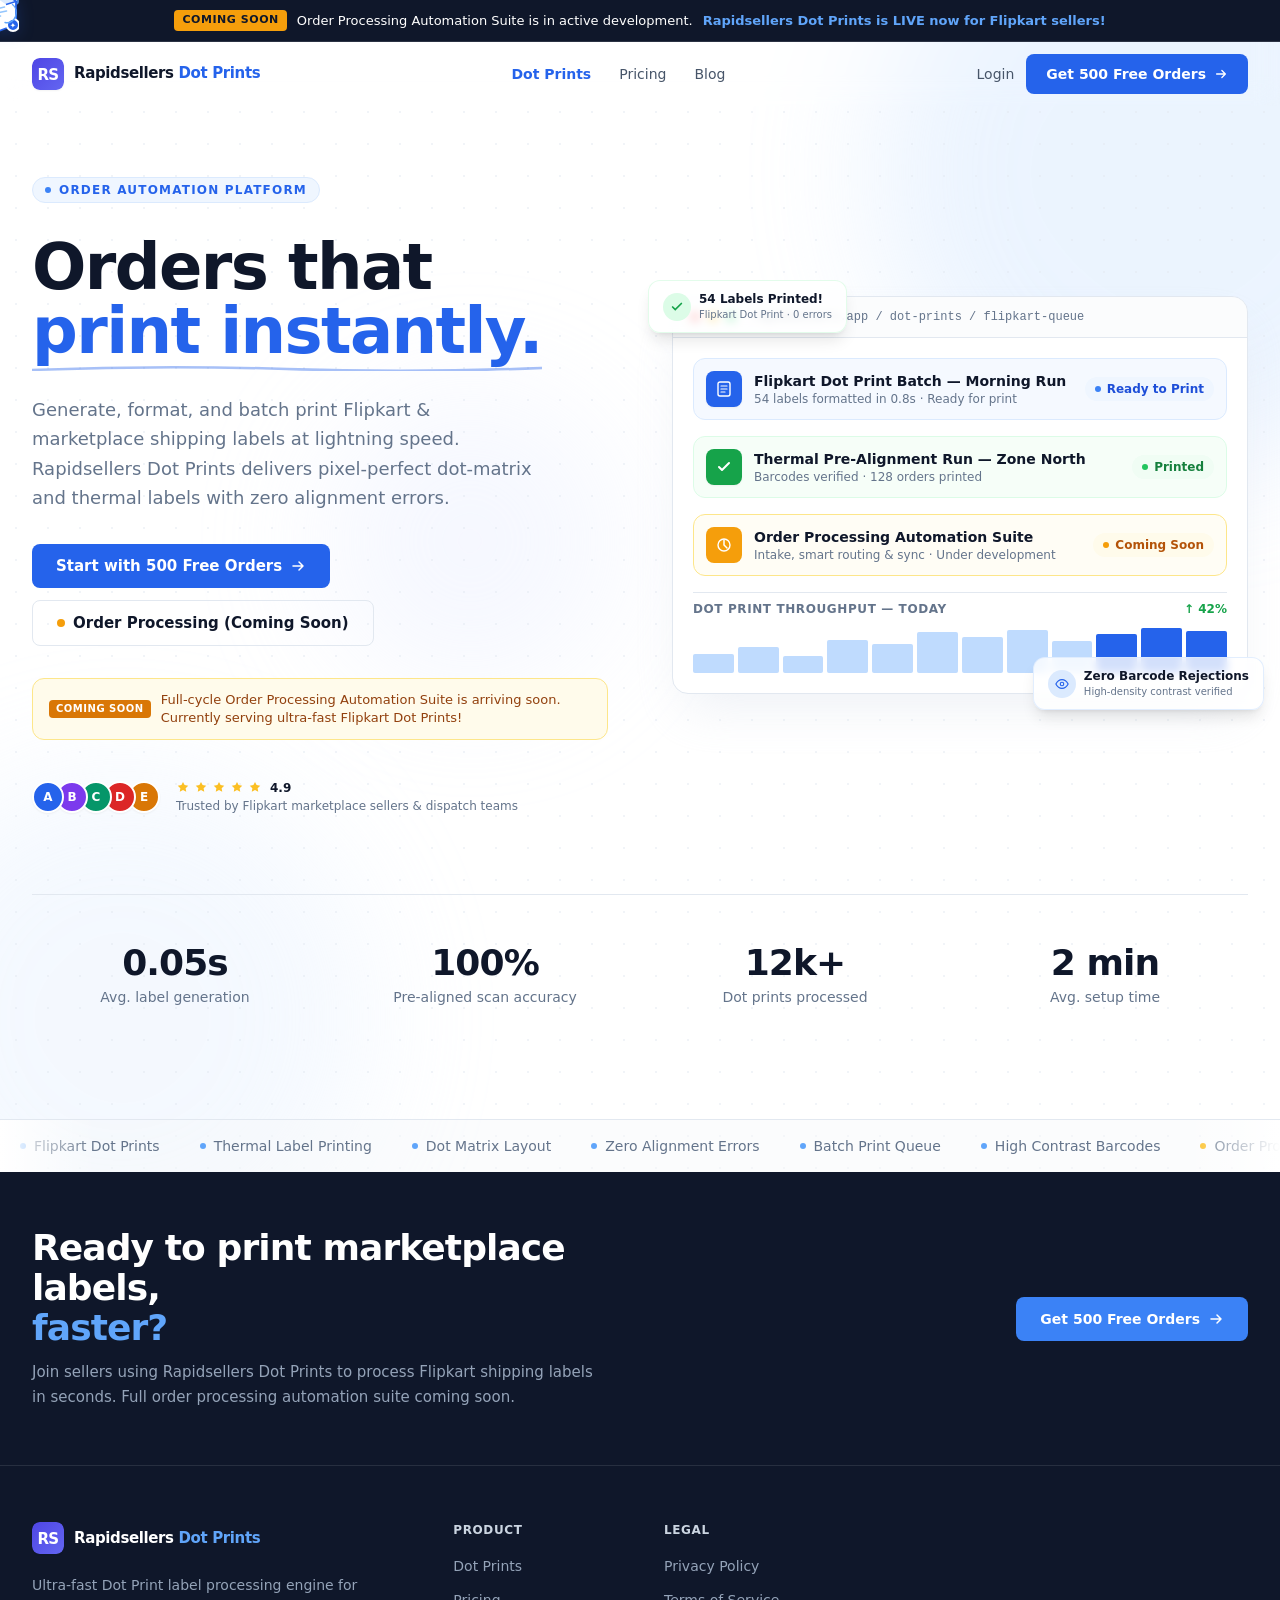
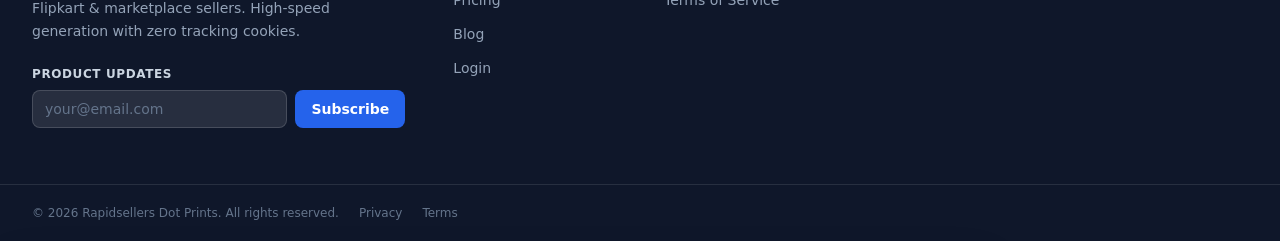
<file: index.html>
<!DOCTYPE html><html lang="en"> <head><meta charset="UTF-8"><meta name="viewport" content="width=device-width, initial-scale=1.0"><meta name="description" content="High-speed Dot Print label generation and formatting for Flipkart &amp; marketplace sellers. Print order labels in seconds with 500 orders free launch bonus."><title>Rapidsellers Dot Prints — High-Speed Flipkart &amp; Marketplace Label Printing</title><link rel="icon" type="image/svg+xml" href="/favicon.svg"><link rel="preconnect" href="https://fonts.googleapis.com"><link rel="preconnect" href="https://fonts.gstatic.com" crossorigin><link rel="stylesheet" href="/_astro/faster-deals-automation.D9K2PXtb.css">
<link rel="stylesheet" href="/_astro/index.BEs_39U-.css">
<style>html,html *{cursor:none!important}#pf-cursor,#pf-trail,#pf-trail-2,#pf-trail-3,#pf-label,#pf-ring{position:fixed;top:0;left:0;pointer-events:none;z-index:99999;will-change:transform}#pf-cursor{margin:-6px 0 0 -15px}#pf-cursor-svg{transition:transform .22s cubic-bezier(.34,1.56,.64,1),filter .25s ease;filter:drop-shadow(0 2px 8px rgba(37,99,235,.22));transform-origin:15px 6px}#pf-cursor:before{content:"";position:absolute;inset:2px 1px auto auto;width:8px;height:8px;border-radius:999px;background:radial-gradient(circle,#fffffff2 0 28%,#60a5fad9 30% 100%);filter:blur(.2px);opacity:.95;transform:translate(1px,1px)}#pfc-body,#pfc-fold-bg,#pfc-fold-border,#pfc-l1,#pfc-l2,#pfc-l3,#pfc-orbit,#pfc-glint{transition:stroke .25s ease,fill .25s ease}#pfc-dot{transition:fill .25s ease,r .2s ease}#pf-trail{width:5px;height:5px;border-radius:50%;background:#2563eb;opacity:.3;margin:-2.5px 0 0 -2.5px;transition:background .3s ease;z-index:99998}#pf-trail-2,#pf-trail-3{width:10px;height:10px;border-radius:50%;background:#2563eb2e;margin:-5px 0 0 -5px;z-index:99997;filter:blur(.3px)}#pf-trail-3{width:16px;height:16px;margin:-8px 0 0 -8px;background:#2563eb14;z-index:99996}#pf-label{font-family:Inter,system-ui,sans-serif;font-size:9.5px;font-weight:800;letter-spacing:.07em;text-transform:uppercase;color:#fff;background:#2563eb;padding:3px 9px 3px 8px;border-radius:20px;white-space:nowrap;opacity:0;margin:-6px 0 0 22px;transition:opacity .18s ease,background .25s ease;z-index:99999}#pf-label.pfc-visible{opacity:1}#pf-ring{width:0;height:0;border-radius:50%;border:2px solid rgba(37,99,235,.55);opacity:0;margin:0;z-index:99997}#pf-ring.pfc-burst{animation:pfBurst .5s cubic-bezier(.22,1,.36,1) forwards}@keyframes pfBurst{0%{width:0;height:0;margin:0;opacity:1}70%{width:58px;height:58px;margin:-29px 0 0 -29px;opacity:.55}to{width:74px;height:74px;margin:-37px 0 0 -37px;opacity:0}}#pf-cursor.pfc-clicking #pf-cursor-svg{transform:scale(.88) rotate(-6deg)!important}#pf-cursor.pfc-surge #pf-cursor-svg{animation:pfSurge .65s cubic-bezier(.2,1,.2,1)}@keyframes pfSurge{0%{transform:scale(1) rotate(0)}30%{transform:scale(1.18) rotate(7deg)}65%{transform:scale(.95) rotate(-4deg)}to{transform:scale(1) rotate(0)}}#pf-cursor.pfc-hidden,#pf-trail.pfc-hidden,#pf-label.pfc-hidden{opacity:0!important}input,textarea,select{cursor:text!important}
</style><script type="module" src="/_astro/hoisted.DUof4vRk.js"></script></head> <body> <!-- Proposal-themed custom cursor (desktop only) --> <!-- Cursor: mini shipment card --><div id="pf-cursor" aria-hidden="true"> <svg id="pf-cursor-svg" width="34" height="40" viewBox="0 0 34 40" fill="none" xmlns="http://www.w3.org/2000/svg"> <!-- Package shadow (depth) --> <path d="M4 7.5 L22.5 2.5 L28 8.5 L28 31.5 L9.5 34.5 L4 28.5 Z" fill="rgba(37,99,235,0.08)"></path> <!-- Package body --> <path id="pfc-body" d="M2.5 5.5 L21 0.5 L31 7.5 L31 30.5 L12.5 37.5 L2.5 30.5 Z" fill="#ffffff" stroke="#2563eb" stroke-width="1.8"></path> <!-- Folded delivery flap --> <path id="pfc-fold-bg" d="M21 0.5 L31 7.5 L21 10.5 L11 3.5 Z" fill="#dbeafe"></path> <path id="pfc-fold-border" d="M21 0.5 L31 7.5 L21 10.5" stroke="#2563eb" stroke-width="1.4" fill="none"></path> <path d="M21 0.5 L11 3.5" stroke="#2563eb" stroke-width="1.4"></path> <!-- Order lines --> <line id="pfc-l1" x1="7" y1="16" x2="19.5" y2="13" stroke="#93c5fd" stroke-width="1.6" stroke-linecap="round"></line> <line id="pfc-l2" x1="7" y1="20" x2="21.5" y2="17" stroke="#93c5fd" stroke-width="1.6" stroke-linecap="round"></line> <line id="pfc-l3" x1="7" y1="24" x2="15.5" y2="22" stroke="#93c5fd" stroke-width="1.6" stroke-linecap="round"></line> <!-- Status badge (circle) --> <circle id="pfc-dot" cx="28" cy="31" r="6" fill="#2563eb" stroke="#fff" stroke-width="2"></circle> <path id="pfc-orbit" d="M27.5 10.5 C31 13, 32 18, 30.5 22.5 C29 27, 24.5 29.5, 20 28.5" stroke="#60a5fa" stroke-width="1.4" stroke-linecap="round" fill="none"></path> <circle id="pfc-glint" cx="24" cy="6.5" r="1.6" fill="#dbeafe"></circle> <!-- Status icon inside badge --> <text id="pfc-icon" x="28" y="34.2" text-anchor="middle" font-size="7.5" fill="white" font-family="system-ui, sans-serif" font-weight="700"></text> </svg> </div> <!-- Lagging trail dot --> <div id="pf-trail" aria-hidden="true"></div> <!-- Orbit dots --> <div id="pf-trail-2" aria-hidden="true"></div> <div id="pf-trail-3" aria-hidden="true"></div> <!-- Stage label bubble --> <div id="pf-label" aria-hidden="true"></div> <!-- Click burst ring --> <div id="pf-ring" aria-hidden="true"></div>     <header id="navbar" class="fixed top-0 left-0 right-0 z-50 transition-all duration-300 bg-white/95 backdrop-blur-md"> <div id="coming-soon-banner" style="background-color: #0f172a; color: #ffffff; padding: 10px 16px; border-bottom: 1px solid rgba(255, 255, 255, 0.12); font-size: 13px; line-height: 1.5; text-align: center;"> <div style="max-width: 1280px; margin: 0 auto; display: flex; align-items: center; justify-content: center; gap: 10px; flex-wrap: wrap;"> <span style="background-color: #f59e0b; color: #0f172a; font-weight: 800; font-size: 11px; padding: 2px 8px; border-radius: 4px; text-transform: uppercase; letter-spacing: 0.05em; display: inline-flex; align-items: center;">Coming Soon</span> <span style="color: #ffffff; font-weight: 500;">Order Processing Automation Suite is in active development.</span> <span style="color: #64748b;" class="hidden sm:inline">•</span> <span style="color: #60a5fa; font-weight: 700;">Rapidsellers Dot Prints is LIVE now for Flipkart sellers!</span> </div> </div> <nav class="max-w-7xl mx-auto px-4 sm:px-6 lg:px-8"> <div class="flex items-center justify-between h-16"> <!-- Logo --> <a href="/" class="flex items-center gap-2.5 flex-shrink-0 group"> <svg width="32" height="32" viewBox="0 0 64 64" fill="none" xmlns="http://www.w3.org/2000/svg" class="shrink-0 select-none rounded-lg shadow-sm group-hover:shadow-brand-300/40 transition-shadow duration-300"> <defs> <linearGradient id="rs-logo-grad" x1="0%" y1="0%" x2="100%" y2="100%"> <stop offset="0%" stop-color="#4f46e5" /> <stop offset="100%" stop-color="#6366f1" /> </linearGradient> </defs> <rect width="64" height="64" rx="14" fill="url(#rs-logo-grad)" /> <text x="32" y="43" fill="#ffffff" font-family="system-ui, -apple-system, BlinkMacSystemFont, 'Segoe UI', Roboto, sans-serif" font-size="30" font-weight="800" letter-spacing="-1.5" text-anchor="middle">RS</text> </svg> <span class="text-[15px] font-bold tracking-tight text-ink">Rapidsellers <span class="text-brand-600">Dot Prints</span></span> </a> <!-- Desktop Nav --> <ul class="hidden md:flex items-center gap-1"> <li class="relative dropdown-trigger"> <a href="/" class="nav-link px-3 py-2 rounded-md hover:bg-surface transition-colors font-semibold text-brand-600">Dot Prints</a> </li> <li class="relative dropdown-trigger"> <a href="/pricing" class="nav-link px-3 py-2 rounded-md hover:bg-surface transition-colors">Pricing</a> </li> <li class="relative dropdown-trigger"> <a href="/blog" class="nav-link px-3 py-2 rounded-md hover:bg-surface transition-colors">Blog</a> </li> </ul> <!-- CTA --> <div class="hidden md:flex items-center gap-3"> <a href="https://app.rapidsellers.online" class="btn-ghost text-sm text-slate-600 hover:text-ink font-medium">Login</a> <a href="/pricing" class="btn-primary text-sm"> Get 500 Free Orders <svg class="w-3.5 h-3.5" fill="none" viewBox="0 0 16 16"><path d="M3 8h10M9 4l4 4-4 4" stroke="currentColor" stroke-width="1.5" stroke-linecap="round" stroke-linejoin="round"></path></svg> </a> </div> <!-- Mobile hamburger --> <button id="menu-btn" class="md:hidden p-2 rounded-lg hover:bg-surface transition-colors" aria-label="Menu"> <svg class="w-5 h-5 text-ink" fill="none" viewBox="0 0 20 20"> <path d="M3 5h14M3 10h14M3 15h14" stroke="currentColor" stroke-width="1.5" stroke-linecap="round"></path> </svg> </button> </div> <!-- Mobile Menu --> <div id="mobile-menu" class="hidden md:hidden border-t border-border pb-4 pt-3"> <div class="space-y-1"> <a href="/" class="flex px-3 py-2 rounded-lg text-sm text-ink hover:bg-surface font-semibold text-brand-600">Dot Prints</a> <a href="/pricing" class="flex px-3 py-2 rounded-lg text-sm text-ink hover:bg-surface">Pricing</a> <a href="/blog" class="flex px-3 py-2 rounded-lg text-sm text-ink hover:bg-surface">Blog</a> </div> <div class="px-3 pt-3 border-t border-border mt-3 space-y-2"> <a href="https://app.rapidsellers.online" class="block text-center py-2 text-sm font-medium text-ink">Login</a> <a href="/pricing" class="btn-primary w-full justify-center">Get 500 Free Orders</a> </div> </div> </nav> </header> <main id="main-content"> <section class="relative min-h-screen flex flex-col justify-center overflow-hidden bg-white pt-16"> <!-- Gradient orbs --> <div class="hero-orb w-[600px] h-[600px] bg-brand-200 -top-32 -right-48"></div> <div class="hero-orb w-[500px] h-[500px] bg-blue-100 -bottom-24 -left-32"></div> <div class="hero-orb w-[300px] h-[300px] bg-indigo-100 top-1/3 left-1/4"></div> <!-- Grid pattern overlay --> <div class="absolute inset-0 pointer-events-none" style="background-image: radial-gradient(circle, #e2e8f0 1px, transparent 1px); background-size: 32px 32px; opacity: 0.5;"></div> <div class="relative max-w-7xl mx-auto px-4 sm:px-6 lg:px-8 py-20 lg:py-28"> <div class="grid lg:grid-cols-2 gap-12 lg:gap-16 items-center"> <!-- Left: Copy --> <div class="space-y-8"> <div class="reveal" style="transition-delay: 0ms"> <span class="section-label"> <span class="w-1.5 h-1.5 rounded-full bg-brand-500 animate-pulse-slow"></span>
Order Automation Platform
</span> </div> <div class="reveal" style="transition-delay: 100ms"> <h1 class="text-5xl sm:text-6xl lg:text-[64px] font-black leading-[1.05] tracking-tight text-ink">
Orders that<br> <span class="relative inline-block"> <span class="text-brand-600">print instantly.</span> <svg class="absolute -bottom-2 left-0 w-full" height="6" viewBox="0 0 200 6" fill="none" preserveAspectRatio="none"> <path d="M0 5 Q50 0 100 4 Q150 8 200 3" stroke="#2563eb" stroke-width="2.5" stroke-linecap="round" fill="none" opacity="0.4"></path> </svg> </span> </h1> </div> <div class="reveal" style="transition-delay: 200ms"> <p class="text-lg text-muted leading-relaxed max-w-lg">
Generate, format, and batch print Flipkart &amp; marketplace shipping labels at lightning speed. Rapidsellers Dot Prints delivers pixel-perfect dot-matrix and thermal labels with zero alignment errors.
</p> </div> <div class="reveal flex flex-wrap gap-3" style="transition-delay: 300ms"> <a href="/pricing" class="btn-primary px-6 py-3 text-[15px]">
Start with 500 Free Orders
<svg class="w-4 h-4" fill="none" viewBox="0 0 16 16"> <path d="M3 8h10M9 4l4 4-4 4" stroke="currentColor" stroke-width="1.5" stroke-linecap="round" stroke-linejoin="round"></path> </svg> </a> <a href="#coming-soon" class="btn-secondary px-6 py-3 text-[15px]"> <span class="w-2 h-2 rounded-full bg-amber-500 animate-pulse"></span>
Order Processing (Coming Soon)
</a> </div> <div class="reveal mt-3" style="transition-delay: 350ms; background-color: #fffbeb; border: 1px solid #fde68a; border-radius: 12px; padding: 12px 16px; display: flex; align-items: center; gap: 10px; color: #92400e; font-size: 13px; line-height: 1.4;"> <span style="background-color: #d97706; color: #ffffff; font-weight: 800; font-size: 10px; padding: 2px 7px; border-radius: 4px; text-transform: uppercase; letter-spacing: 0.05em; flex-shrink: 0;">Coming Soon</span> <span style="color: #92400e; font-weight: 500;">Full-cycle Order Processing Automation Suite is arriving soon. Currently serving ultra-fast Flipkart Dot Prints!</span> </div> <!-- Social proof --> <div class="reveal flex items-center gap-4 pt-2" style="transition-delay: 400ms"> <div class="flex -space-x-2"> <div class="w-8 h-8 rounded-full border-2 border-white flex items-center justify-center text-white text-xs font-bold shadow-sm" style="background: #2563eb; z-index: 5"> A </div><div class="w-8 h-8 rounded-full border-2 border-white flex items-center justify-center text-white text-xs font-bold shadow-sm" style="background: #7c3aed; z-index: 4"> B </div><div class="w-8 h-8 rounded-full border-2 border-white flex items-center justify-center text-white text-xs font-bold shadow-sm" style="background: #059669; z-index: 3"> C </div><div class="w-8 h-8 rounded-full border-2 border-white flex items-center justify-center text-white text-xs font-bold shadow-sm" style="background: #dc2626; z-index: 2"> D </div><div class="w-8 h-8 rounded-full border-2 border-white flex items-center justify-center text-white text-xs font-bold shadow-sm" style="background: #d97706; z-index: 1"> E </div> </div> <div> <div class="flex items-center gap-1 mb-0.5"> <svg class="w-3.5 h-3.5 fill-amber-400" viewBox="0 0 16 16"><path d="M8 1l1.8 3.6L14 5.3l-3 2.9.7 4.1L8 10.4l-3.7 1.9.7-4.1-3-2.9 4.2-.7z"></path></svg><svg class="w-3.5 h-3.5 fill-amber-400" viewBox="0 0 16 16"><path d="M8 1l1.8 3.6L14 5.3l-3 2.9.7 4.1L8 10.4l-3.7 1.9.7-4.1-3-2.9 4.2-.7z"></path></svg><svg class="w-3.5 h-3.5 fill-amber-400" viewBox="0 0 16 16"><path d="M8 1l1.8 3.6L14 5.3l-3 2.9.7 4.1L8 10.4l-3.7 1.9.7-4.1-3-2.9 4.2-.7z"></path></svg><svg class="w-3.5 h-3.5 fill-amber-400" viewBox="0 0 16 16"><path d="M8 1l1.8 3.6L14 5.3l-3 2.9.7 4.1L8 10.4l-3.7 1.9.7-4.1-3-2.9 4.2-.7z"></path></svg><svg class="w-3.5 h-3.5 fill-amber-400" viewBox="0 0 16 16"><path d="M8 1l1.8 3.6L14 5.3l-3 2.9.7 4.1L8 10.4l-3.7 1.9.7-4.1-3-2.9 4.2-.7z"></path></svg> <span class="text-xs font-semibold text-ink ml-1">4.9</span> </div> <p class="text-xs text-muted">Trusted by Flipkart marketplace sellers &amp; dispatch teams</p> </div> </div> </div> <!-- Right: Animated UI mockup --> <div class="reveal relative" style="transition-delay: 200ms"> <!-- Main card --> <div class="relative bg-white rounded-2xl border border-border shadow-2xl shadow-slate-200/60 overflow-hidden animate-float"> <!-- Card header bar --> <div class="flex items-center gap-2 px-4 py-3 border-b border-border bg-surface/60"> <div class="flex gap-1.5"> <span class="w-3 h-3 rounded-full bg-red-400"></span> <span class="w-3 h-3 rounded-full bg-amber-400"></span> <span class="w-3 h-3 rounded-full bg-green-400"></span> </div> <span class="text-xs text-muted font-mono ml-2">rapidsellers.app / dot-prints / flipkart-queue</span> </div> <!-- Content area --> <div class="p-5 space-y-4"> <!-- Row 1 --> <div class="flex items-center justify-between p-3 rounded-xl bg-brand-50/60 border border-brand-100 hover:bg-brand-50 transition-colors cursor-pointer group"> <div class="flex items-center gap-3"> <div class="w-9 h-9 rounded-lg bg-brand-600 flex items-center justify-center shadow-sm"> <svg class="w-4 h-4 text-white" fill="none" viewBox="0 0 16 16"> <rect x="2" y="1" width="12" height="14" rx="2" stroke="currentColor" stroke-width="1.4"></rect> <path d="M5 5h6M5 8h6M5 11h4" stroke="currentColor" stroke-width="1.2" stroke-linecap="round"></path> </svg> </div> <div> <p class="text-sm font-semibold text-ink">Flipkart Dot Print Batch — Morning Run</p> <p class="text-xs text-muted">54 labels formatted in 0.8s · Ready for print</p> </div> </div> <div class="flex items-center gap-2"> <span class="status-sent"> <span class="w-1.5 h-1.5 rounded-full bg-blue-500 animate-pulse"></span>
Ready to Print
</span> </div> </div> <!-- Row 2 --> <div class="flex items-center justify-between p-3 rounded-xl bg-green-50/60 border border-green-100 hover:bg-green-50 transition-colors cursor-pointer"> <div class="flex items-center gap-3"> <div class="w-9 h-9 rounded-lg bg-green-600 flex items-center justify-center shadow-sm"> <svg class="w-4 h-4 text-white" fill="none" viewBox="0 0 16 16"> <path d="M13 4L6 11 3 8" stroke="currentColor" stroke-width="2" stroke-linecap="round" stroke-linejoin="round"></path> </svg> </div> <div> <p class="text-sm font-semibold text-ink">Thermal Pre-Alignment Run — Zone North</p> <p class="text-xs text-muted">Barcodes verified · 128 orders printed</p> </div> </div> <span class="status-approved"> <span class="w-1.5 h-1.5 rounded-full bg-green-500"></span>
Printed
</span> </div> <!-- Row 3 --> <div class="flex items-center justify-between p-3 rounded-xl border border-amber-200 hover:bg-amber-50/50 transition-colors cursor-pointer" style="background-color: #fffdf5; border-color: #fde68a;" id="coming-soon"> <div class="flex items-center gap-3"> <div class="w-9 h-9 rounded-lg bg-amber-500 flex items-center justify-center"> <svg class="w-4 h-4 text-white" fill="none" viewBox="0 0 16 16"> <path d="M8 3v5l3 3" stroke="currentColor" stroke-width="1.5" stroke-linecap="round"></path> <circle cx="8" cy="8" r="6" stroke="currentColor" stroke-width="1.4"></circle> </svg> </div> <div> <p class="text-sm font-semibold text-ink">Order Processing Automation Suite</p> <p class="text-xs text-muted">Intake, smart routing &amp; sync · Under development</p> </div> </div> <span class="status-review"> <span class="w-1.5 h-1.5 rounded-full bg-amber-500"></span>
Coming Soon
</span> </div> <!-- Analytics mini bar --> <div class="pt-2 border-t border-border"> <div class="flex items-center justify-between mb-2"> <p class="text-xs font-semibold text-muted uppercase tracking-wider">Dot Print Throughput — Today</p> <span class="text-xs font-bold text-green-600">↑ 42%</span> </div> <div class="flex items-end gap-1 h-12"> <div class="flex-1 rounded-sm bg-brand-200 transition-all duration-300" style="height: 40%; background: #bfdbfe; animation: fadeUp 0.4s ease 0ms both"></div><div class="flex-1 rounded-sm bg-brand-200 transition-all duration-300" style="height: 55%; background: #bfdbfe; animation: fadeUp 0.4s ease 60ms both"></div><div class="flex-1 rounded-sm bg-brand-200 transition-all duration-300" style="height: 35%; background: #bfdbfe; animation: fadeUp 0.4s ease 120ms both"></div><div class="flex-1 rounded-sm bg-brand-200 transition-all duration-300" style="height: 70%; background: #bfdbfe; animation: fadeUp 0.4s ease 180ms both"></div><div class="flex-1 rounded-sm bg-brand-200 transition-all duration-300" style="height: 60%; background: #bfdbfe; animation: fadeUp 0.4s ease 240ms both"></div><div class="flex-1 rounded-sm bg-brand-200 transition-all duration-300" style="height: 85%; background: #bfdbfe; animation: fadeUp 0.4s ease 300ms both"></div><div class="flex-1 rounded-sm bg-brand-200 transition-all duration-300" style="height: 75%; background: #bfdbfe; animation: fadeUp 0.4s ease 360ms both"></div><div class="flex-1 rounded-sm bg-brand-200 transition-all duration-300" style="height: 90%; background: #bfdbfe; animation: fadeUp 0.4s ease 420ms both"></div><div class="flex-1 rounded-sm bg-brand-200 transition-all duration-300" style="height: 68%; background: #bfdbfe; animation: fadeUp 0.4s ease 480ms both"></div><div class="flex-1 rounded-sm bg-brand-200 transition-all duration-300" style="height: 82%; background: #2563eb; animation: fadeUp 0.4s ease 540ms both"></div><div class="flex-1 rounded-sm bg-brand-200 transition-all duration-300" style="height: 95%; background: #2563eb; animation: fadeUp 0.4s ease 600ms both"></div><div class="flex-1 rounded-sm bg-brand-200 transition-all duration-300" style="height: 88%; background: #2563eb; animation: fadeUp 0.4s ease 660ms both"></div> </div> </div> </div> </div> <!-- Floating badge 1: approval notification --> <div class="absolute -top-4 -left-6 card-glass px-3.5 py-2.5 rounded-xl shadow-lg border border-green-100/80 animate-float" style="animation-delay: 1s; animation-duration: 7s;"> <div class="flex items-center gap-2"> <div class="w-7 h-7 rounded-full bg-green-100 flex items-center justify-center"> <svg class="w-3.5 h-3.5 text-green-600" fill="none" viewBox="0 0 16 16"> <path d="M13 4L6 11 3 8" stroke="currentColor" stroke-width="2" stroke-linecap="round"></path> </svg> </div> <div> <p class="text-xs font-semibold text-ink">54 Labels Printed!</p> <p class="text-[10px] text-muted">Flipkart Dot Print · 0 errors</p> </div> </div> </div> <!-- Floating badge 2: client viewed --> <div class="absolute -bottom-4 -right-4 card-glass px-3.5 py-2.5 rounded-xl shadow-lg border border-blue-100/80 animate-float" style="animation-delay: 2.5s; animation-duration: 8s;"> <div class="flex items-center gap-2"> <div class="w-7 h-7 rounded-full bg-blue-100 flex items-center justify-center"> <svg class="w-3.5 h-3.5 text-brand-600" fill="none" viewBox="0 0 16 16"> <path d="M1 8s2.5-5 7-5 7 5 7 5-2.5 5-7 5-7-5-7-5z" stroke="currentColor" stroke-width="1.3"></path> <circle cx="8" cy="8" r="2" stroke="currentColor" stroke-width="1.3"></circle> </svg> </div> <div> <p class="text-xs font-semibold text-ink">Zero Barcode Rejections</p> <p class="text-[10px] text-muted">High-density contrast verified</p> </div> </div> </div> </div> </div> <!-- Stats row --> <div class="grid grid-cols-2 md:grid-cols-4 gap-6 mt-20 pt-12 border-t border-border reveal" style="transition-delay: 500ms"> <div class="text-center"> <p class="text-4xl font-black text-ink tracking-tight">0.05s</p> <p class="text-sm text-muted mt-1">Avg. label generation</p> </div><div class="text-center"> <p class="text-4xl font-black text-ink tracking-tight">100%</p> <p class="text-sm text-muted mt-1">Pre-aligned scan accuracy</p> </div><div class="text-center"> <p class="text-4xl font-black text-ink tracking-tight">12k+</p> <p class="text-sm text-muted mt-1">Dot prints processed</p> </div><div class="text-center"> <p class="text-4xl font-black text-ink tracking-tight">2 min</p> <p class="text-sm text-muted mt-1">Avg. setup time</p> </div> </div> </div> <!-- Keyword marquee --> <div class="relative border-t border-border bg-surface/50 py-4 overflow-hidden"> <!-- Fade masks --> <div class="absolute left-0 top-0 bottom-0 w-24 bg-gradient-to-r from-white to-transparent z-10 pointer-events-none"></div> <div class="absolute right-0 top-0 bottom-0 w-24 bg-gradient-to-l from-white to-transparent z-10 pointer-events-none"></div> <div class="overflow-hidden"> <div class="marquee-track"> <span class="inline-flex items-center gap-2 mx-5 text-sm text-slate-500 font-medium whitespace-nowrap"> <span class="w-1.5 h-1.5 rounded-full bg-brand-400"></span> Flipkart Dot Prints </span><span class="inline-flex items-center gap-2 mx-5 text-sm text-slate-500 font-medium whitespace-nowrap"> <span class="w-1.5 h-1.5 rounded-full bg-brand-400"></span> Thermal Label Printing </span><span class="inline-flex items-center gap-2 mx-5 text-sm text-slate-500 font-medium whitespace-nowrap"> <span class="w-1.5 h-1.5 rounded-full bg-brand-400"></span> Dot Matrix Layout </span><span class="inline-flex items-center gap-2 mx-5 text-sm text-slate-500 font-medium whitespace-nowrap"> <span class="w-1.5 h-1.5 rounded-full bg-brand-400"></span> Zero Alignment Errors </span><span class="inline-flex items-center gap-2 mx-5 text-sm text-slate-500 font-medium whitespace-nowrap"> <span class="w-1.5 h-1.5 rounded-full bg-brand-400"></span> Batch Print Queue </span><span class="inline-flex items-center gap-2 mx-5 text-sm text-slate-500 font-medium whitespace-nowrap"> <span class="w-1.5 h-1.5 rounded-full bg-brand-400"></span> High Contrast Barcodes </span><span class="inline-flex items-center gap-2 mx-5 text-sm text-slate-500 font-medium whitespace-nowrap"> <span class="w-1.5 h-1.5 rounded-full bg-amber-400"></span> Order Processing Suite (Coming Soon) </span><span class="inline-flex items-center gap-2 mx-5 text-sm text-slate-500 font-medium whitespace-nowrap"> <span class="w-1.5 h-1.5 rounded-full bg-brand-400"></span> ₹0.05 per Label </span><span class="inline-flex items-center gap-2 mx-5 text-sm text-slate-500 font-medium whitespace-nowrap"> <span class="w-1.5 h-1.5 rounded-full bg-brand-400"></span> 500 Free Orders </span> </div> </div> </div> </section> </main> <footer class="bg-ink text-white"> <!-- Top CTA strip --> <div class="border-b border-white/10"> <div class="max-w-7xl mx-auto px-4 sm:px-6 lg:px-8 py-14"> <div class="flex flex-col lg:flex-row items-start lg:items-center justify-between gap-8"> <div class="max-w-xl"> <h2 class="text-3xl sm:text-4xl font-black tracking-tight leading-tight">
Ready to print marketplace labels,<br> <span class="text-brand-400">faster?</span> </h2> <p class="text-slate-400 mt-3 text-[15px] leading-relaxed">
Join sellers using Rapidsellers Dot Prints to process Flipkart shipping labels in seconds. Full order processing automation suite coming soon.
</p> </div> <div class="flex flex-wrap gap-3 flex-shrink-0"> <a href="/pricing" class="inline-flex items-center gap-2 bg-brand-500 hover:bg-brand-400 text-white font-semibold text-sm px-6 py-3 rounded-lg transition-all duration-200 hover:shadow-lg hover:shadow-brand-900/30 hover:-translate-y-px">
Get 500 Free Orders
<svg class="w-4 h-4" fill="none" viewBox="0 0 16 16"> <path d="M3 8h10M9 4l4 4-4 4" stroke="currentColor" stroke-width="1.5" stroke-linecap="round" stroke-linejoin="round"></path> </svg> </a> </div> </div> </div> </div> <!-- Main footer grid --> <div class="max-w-7xl mx-auto px-4 sm:px-6 lg:px-8 py-14"> <div class="grid grid-cols-2 md:grid-cols-6 gap-8 lg:gap-12"> <!-- Brand column --> <div class="col-span-2"> <!-- Logo --> <a href="/" class="flex items-center gap-2.5 group mb-5"> <svg width="32" height="32" viewBox="0 0 64 64" fill="none" xmlns="http://www.w3.org/2000/svg" class="shrink-0 select-none rounded-lg shadow-sm"> <defs> <linearGradient id="rs-logo-grad-footer" x1="0%" y1="0%" x2="100%" y2="100%"> <stop offset="0%" stop-color="#4f46e5" /> <stop offset="100%" stop-color="#6366f1" /> </linearGradient> </defs> <rect width="64" height="64" rx="14" fill="url(#rs-logo-grad-footer)" /> <text x="32" y="43" fill="#ffffff" font-family="system-ui, -apple-system, BlinkMacSystemFont, 'Segoe UI', Roboto, sans-serif" font-size="30" font-weight="800" letter-spacing="-1.5" text-anchor="middle">RS</text> </svg> <span class="text-[15px] font-bold tracking-tight text-white">Rapidsellers <span class="text-brand-400">Dot Prints</span></span> </a> <p class="text-slate-400 text-sm leading-relaxed mb-6">
Ultra-fast Dot Print label processing engine for Flipkart &amp; marketplace sellers. High-speed generation with zero tracking cookies.
</p> <!-- Newsletter --> <div class="space-y-2"> <p class="text-xs font-semibold text-slate-300 uppercase tracking-wider">Product updates</p> <div class="flex gap-2"> <input type="email" placeholder="your@email.com" class="flex-1 bg-white/10 border border-white/15 text-white placeholder-slate-500 text-sm px-3 py-2 rounded-lg focus:outline-none focus:border-brand-500 focus:ring-1 focus:ring-brand-500/50 transition-all"> <button class="bg-brand-600 hover:bg-brand-500 text-white text-sm font-semibold px-4 py-2 rounded-lg transition-colors flex-shrink-0">
Subscribe
</button> </div> </div> </div> <!-- Link columns --> <div class="col-span-1"> <h3 class="text-xs font-semibold text-slate-300 uppercase tracking-wider mb-4">Product</h3> <ul class="space-y-2.5"> <li> <a href="/" class="text-sm text-slate-400 hover:text-white transition-colors duration-150"> Dot Prints </a> </li><li> <a href="/pricing" class="text-sm text-slate-400 hover:text-white transition-colors duration-150"> Pricing </a> </li><li> <a href="/blog" class="text-sm text-slate-400 hover:text-white transition-colors duration-150"> Blog </a> </li><li> <a href="https://app.rapidsellers.online" class="text-sm text-slate-400 hover:text-white transition-colors duration-150"> Login </a> </li> </ul> </div><div class="col-span-1"> <h3 class="text-xs font-semibold text-slate-300 uppercase tracking-wider mb-4">Legal</h3> <ul class="space-y-2.5"> <li> <a href="/privacy" class="text-sm text-slate-400 hover:text-white transition-colors duration-150"> Privacy Policy </a> </li><li> <a href="/terms" class="text-sm text-slate-400 hover:text-white transition-colors duration-150"> Terms of Service </a> </li> </ul> </div> </div> </div> <!-- Bottom bar --> <div class="border-t border-white/10"> <div class="max-w-7xl mx-auto px-4 sm:px-6 lg:px-8 py-5"> <div class="flex flex-col sm:flex-row items-center justify-between gap-4"> <div class="flex flex-wrap items-center gap-x-5 gap-y-2 text-xs text-slate-500"> <span>© 2026 Rapidsellers Dot Prints. All rights reserved.</span> <a href="/privacy" class="hover:text-slate-300 transition-colors">Privacy</a> <a href="/terms" class="hover:text-slate-300 transition-colors">Terms</a> </div> </div> </div> </div> </footer> <!-- Zero Cookie Permission / Notice Prompt --> <div id="cookie-notice-banner" class="fixed bottom-4 right-4 left-4 sm:left-auto sm:max-w-md bg-white/95 backdrop-blur-md border border-slate-200 shadow-2xl rounded-2xl p-4 z-50 transition-all duration-300 transform translate-y-0" role="region" aria-label="Cookie and Privacy Notice"> <div class="flex items-start gap-3"> <div class="w-8 h-8 rounded-lg bg-brand-50 flex items-center justify-center flex-shrink-0 text-brand-600 mt-0.5"> <svg class="w-5 h-5" fill="none" viewBox="0 0 24 24" stroke="currentColor"><path stroke-linecap="round" stroke-linejoin="round" stroke-width="2" d="M9 12l2 2 4-4m5.618-4.016A11.955 11.955 0 0112 2.944a11.955 11.955 0 01-8.618 3.04A12.02 12.02 0 003 9c0 5.591 3.824 10.29 9 11.622 5.176-1.332 9-6.03 9-11.622 0-1.042-.133-2.052-.382-3.016z" /></svg> </div> <div class="flex-1 text-xs text-slate-600 leading-relaxed"> <p class="font-semibold text-slate-900 mb-0.5">100% Cookie-Free Platform</p> <p>Rapidsellers Dot Prints does <strong>not</strong> collect or store any cookies or tracking scripts. Your browsing and operations remain entirely private. <a href="/privacy" class="text-brand-600 hover:text-brand-700 underline font-medium">Read Policy</a></p> </div> <button id="dismiss-cookie-btn" class="px-3 py-1.5 bg-brand-600 hover:bg-brand-500 text-white text-xs font-semibold rounded-lg shadow-sm transition-colors flex-shrink-0"> Got it </button> </div> </div> <script> (function() { var banner = document.getElementById('cookie-notice-banner'); var btn = document.getElementById('dismiss-cookie-btn'); if (localStorage.getItem('rp_cookies_acknowledged') === 'true') { if (banner) banner.style.display = 'none'; } else if (btn && banner) { btn.addEventListener('click', function() { localStorage.setItem('rp_cookies_acknowledged', 'true'); banner.style.opacity = '0'; banner.style.transform = 'translateY(12px)'; setTimeout(function() { banner.style.display = 'none'; }, 300); }); } })(); </script> <!--Start of Tawk.to Script-->
<script type=text/javascript>
var Tawk_API=Tawk_API||{}, Tawk_LoadStart=new Date();
(function(){
var s1=document.createElement("script"),s0=document.getElementsByTagName("script")[0];
s1.async=true;
s1.src='https://embed.tawk.to/6addc4d5efcdc3347a86fb9a/1k5p4hpi2';
s1.charset='UTF-8';
s1.setAttribute('crossorigin','*');
s0.parentNode.insertBefore(s1,s0);
})();
</script>
<!--End of Tawk.to Script-->
</body> </html>
</file>
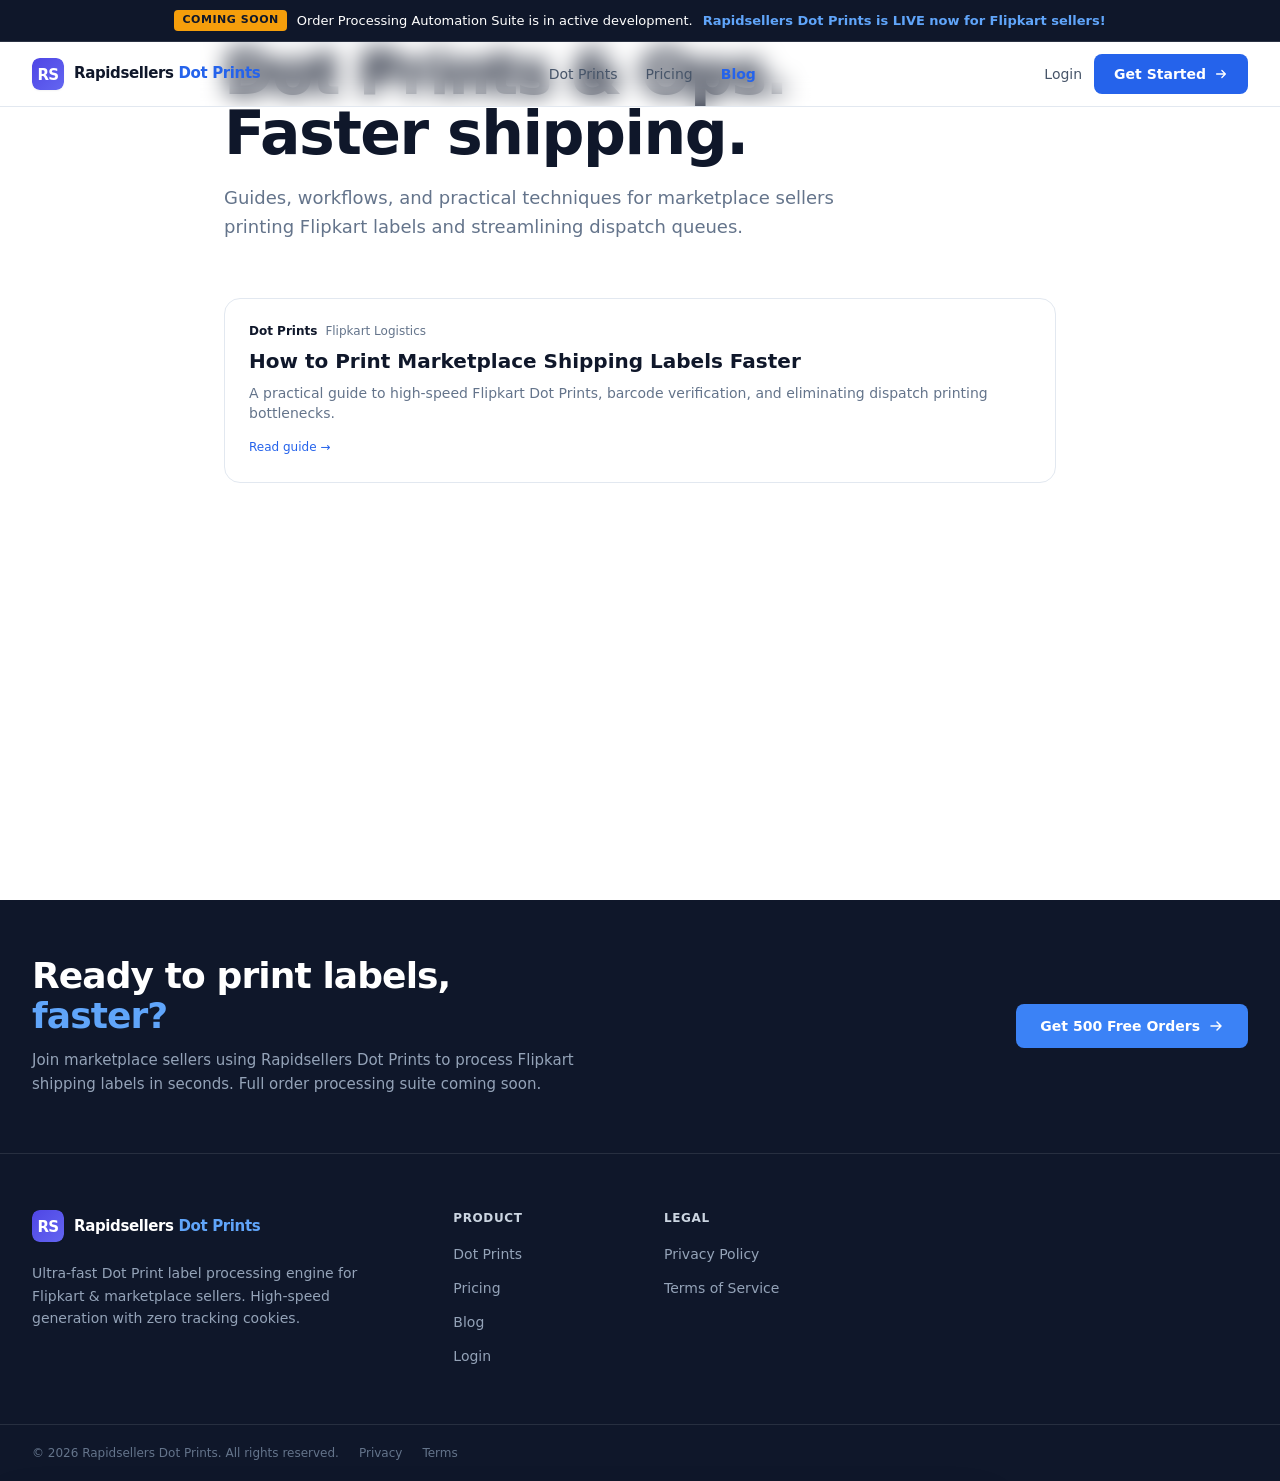
<file: blog/index.html>
<!DOCTYPE html><html lang="en"> <head><meta charset="UTF-8"><meta name="viewport" content="width=device-width, initial-scale=1.0"><meta name="description" content="Marketplace shipping label automation, Flipkart Dot Prints workflows, and practical seller guides — Rapidsellers Dot Prints."><title>Blog — Rapidsellers Dot Prints</title><link rel="icon" type="image/svg+xml" href="/favicon.svg"><link rel="preconnect" href="https://fonts.googleapis.com"><link rel="preconnect" href="https://fonts.gstatic.com" crossorigin><link rel="stylesheet" href="/_astro/index.BEs_39U-.css"><link rel="stylesheet" href="/_astro/faster-deals-automation.D9K2PXtb.css"><script type="module" src="/_astro/hoisted.BjCrbnzM.js"></script></head> <body> <header id="navbar" class="fixed top-0 left-0 right-0 z-50 transition-all duration-300 bg-white/95 backdrop-blur-md border-b border-border"> <div id="coming-soon-banner" style="background-color: #0f172a; color: #ffffff; padding: 10px 16px; border-bottom: 1px solid rgba(255, 255, 255, 0.12); font-size: 13px; line-height: 1.5; text-align: center;"> <div style="max-width: 1280px; margin: 0 auto; display: flex; align-items: center; justify-content: center; gap: 10px; flex-wrap: wrap;"> <span style="background-color: #f59e0b; color: #0f172a; font-weight: 800; font-size: 11px; padding: 2px 8px; border-radius: 4px; text-transform: uppercase; letter-spacing: 0.05em; display: inline-flex; align-items: center;">Coming Soon</span> <span style="color: #ffffff; font-weight: 500;">Order Processing Automation Suite is in active development.</span> <span style="color: #64748b;" class="hidden sm:inline">•</span> <span style="color: #60a5fa; font-weight: 700;">Rapidsellers Dot Prints is LIVE now for Flipkart sellers!</span> </div> </div> <nav class="max-w-7xl mx-auto px-4 sm:px-6 lg:px-8"> <div class="flex items-center justify-between h-16"> <a href="/" class="flex items-center gap-2.5 flex-shrink-0 group"> <svg width="32" height="32" viewBox="0 0 64 64" fill="none" xmlns="http://www.w3.org/2000/svg" class="shrink-0 select-none rounded-lg shadow-sm group-hover:shadow-brand-300/40 transition-shadow duration-300"> <defs> <linearGradient id="rs-logo-grad" x1="0%" y1="0%" x2="100%" y2="100%"> <stop offset="0%" stop-color="#4f46e5" /> <stop offset="100%" stop-color="#6366f1" /> </linearGradient> </defs> <rect width="64" height="64" rx="14" fill="url(#rs-logo-grad)" /> <text x="32" y="43" fill="#ffffff" font-family="system-ui, -apple-system, BlinkMacSystemFont, 'Segoe UI', Roboto, sans-serif" font-size="30" font-weight="800" letter-spacing="-1.5" text-anchor="middle">RS</text> </svg> <span class="text-[15px] font-bold tracking-tight text-ink">Rapidsellers <span class="text-brand-600">Dot Prints</span></span> </a> <ul class="hidden md:flex items-center gap-1"> <li class="relative dropdown-trigger"> <a href="/" class="nav-link px-3 py-2 rounded-md hover:bg-surface transition-colors">Dot Prints</a> </li> <li class="relative dropdown-trigger"> <a href="/pricing" class="nav-link px-3 py-2 rounded-md hover:bg-surface transition-colors">Pricing</a> </li> <li class="relative dropdown-trigger"> <a href="/blog" class="nav-link px-3 py-2 rounded-md hover:bg-surface transition-colors text-brand-600 font-semibold">Blog</a> </li> </ul> <div class="hidden md:flex items-center gap-3"> <a href="https://app.rapidsellers.online" class="btn-ghost text-sm text-slate-600 hover:text-ink font-medium">Login</a> <a href="/pricing" class="btn-primary text-sm"> Get Started <svg class="w-3.5 h-3.5" fill="none" viewBox="0 0 16 16"><path d="M3 8h10M9 4l4 4-4 4" stroke="currentColor" stroke-width="1.5" stroke-linecap="round" stroke-linejoin="round"></path></svg> </a> </div> <button id="menu-btn" class="md:hidden p-2 rounded-lg hover:bg-surface transition-colors" aria-label="Menu"> <svg class="w-5 h-5 text-ink" fill="none" viewBox="0 0 20 20"><path d="M3 5h14M3 10h14M3 15h14" stroke="currentColor" stroke-width="1.5" stroke-linecap="round"></path></svg> </button> </div> <div id="mobile-menu" class="hidden md:hidden border-t border-border pb-4 pt-3"> <div class="space-y-1"> <a href="/" class="flex px-3 py-2 rounded-lg text-sm text-ink hover:bg-surface">Dot Prints</a> <a href="/pricing" class="flex px-3 py-2 rounded-lg text-sm text-ink hover:bg-surface">Pricing</a> <a href="/blog" class="flex px-3 py-2 rounded-lg text-sm text-ink hover:bg-surface font-semibold text-brand-600">Blog</a> </div> <div class="px-3 pt-3 border-t border-border mt-3 space-y-2"> <a href="https://app.rapidsellers.online" class="block text-center py-2 text-sm font-medium text-ink">Login</a> <a href="/pricing" class="btn-primary w-full justify-center">Get Started</a> </div> </div> </nav> </header> <main class="pt-32 pb-24 min-h-screen bg-white"> <div class="max-w-4xl mx-auto px-4 sm:px-6 lg:px-8"> <div class="mb-14"> <span class="section-label mb-4 inline-flex"><span class="w-1.5 h-1.5 rounded-full bg-brand-500 animate-pulse-slow"></span> Seller Insights</span> <h1 class="text-5xl sm:text-6xl font-black text-ink tracking-tight leading-none"> Dot Prints &amp; Ops.<br> Faster shipping. </h1> <p class="mt-5 max-w-2xl text-lg text-muted leading-relaxed"> Guides, workflows, and practical techniques for marketplace sellers printing Flipkart labels and streamlining dispatch queues. </p> </div> <ul class="space-y-6"> <li> <a href="/blog/faster-deals-automation" class="block card-feature p-6 group"> <div class="flex items-center gap-2 mb-2"> <span class="text-xs font-semibold px-2 py-0.5 rounded bg-brand-100 text-brand-700">Dot Prints</span> <span class="text-xs text-muted">Flipkart Logistics</span> </div> <h2 class="text-xl font-bold text-ink group-hover:text-brand-600 transition-colors">How to Print Marketplace Shipping Labels Faster</h2> <p class="text-muted text-sm mt-2">A practical guide to high-speed Flipkart Dot Prints, barcode verification, and eliminating dispatch printing bottlenecks.</p> <span class="btn-ghost mt-4 inline-flex text-xs">Read guide →</span> </a> </li> </ul> </div> </main> <footer class="bg-ink text-white"> <div class="border-b border-white/10"> <div class="max-w-7xl mx-auto px-4 sm:px-6 lg:px-8 py-14"> <div class="flex flex-col lg:flex-row items-start lg:items-center justify-between gap-8"> <div class="max-w-xl"> <h2 class="text-3xl sm:text-4xl font-black tracking-tight leading-tight"> Ready to print labels,<br> <span class="text-brand-400">faster?</span> </h2> <p class="text-slate-400 mt-3 text-[15px] leading-relaxed"> Join marketplace sellers using Rapidsellers Dot Prints to process Flipkart shipping labels in seconds. Full order processing suite coming soon. </p> </div> <div class="flex flex-wrap gap-3 flex-shrink-0"> <a href="/pricing" class="inline-flex items-center gap-2 bg-brand-500 hover:bg-brand-400 text-white font-semibold text-sm px-6 py-3 rounded-lg transition-all duration-200 hover:shadow-lg hover:shadow-brand-900/30 hover:-translate-y-px"> Get 500 Free Orders <svg class="w-4 h-4" fill="none" viewBox="0 0 16 16"><path d="M3 8h10M9 4l4 4-4 4" stroke="currentColor" stroke-width="1.5" stroke-linecap="round" stroke-linejoin="round"></path></svg> </a> </div> </div> </div> </div> <div class="max-w-7xl mx-auto px-4 sm:px-6 lg:px-8 py-14"> <div class="grid grid-cols-2 md:grid-cols-6 gap-8 lg:gap-12"> <div class="col-span-2"> <a href="/" class="flex items-center gap-2.5 group mb-5"> <svg width="32" height="32" viewBox="0 0 64 64" fill="none" xmlns="http://www.w3.org/2000/svg" class="shrink-0 select-none rounded-lg shadow-sm"> <defs> <linearGradient id="rs-logo-grad-footer" x1="0%" y1="0%" x2="100%" y2="100%"> <stop offset="0%" stop-color="#4f46e5" /> <stop offset="100%" stop-color="#6366f1" /> </linearGradient> </defs> <rect width="64" height="64" rx="14" fill="url(#rs-logo-grad-footer)" /> <text x="32" y="43" fill="#ffffff" font-family="system-ui, -apple-system, BlinkMacSystemFont, 'Segoe UI', Roboto, sans-serif" font-size="30" font-weight="800" letter-spacing="-1.5" text-anchor="middle">RS</text> </svg> <span class="text-[15px] font-bold tracking-tight text-white">Rapidsellers <span class="text-brand-400">Dot Prints</span></span> </a> <p class="text-slate-400 text-sm leading-relaxed mb-6"> Ultra-fast Dot Print label processing engine for Flipkart &amp; marketplace sellers. High-speed generation with zero tracking cookies. </p> </div> <div class="col-span-1"> <h3 class="text-xs font-semibold text-slate-300 uppercase tracking-wider mb-4">Product</h3> <ul class="space-y-2.5"> <li><a href="/" class="text-sm text-slate-400 hover:text-white transition-colors">Dot Prints</a></li> <li><a href="/pricing" class="text-sm text-slate-400 hover:text-white transition-colors">Pricing</a></li> <li><a href="/blog" class="text-sm text-slate-400 hover:text-white transition-colors">Blog</a></li><li><a href="https://app.rapidsellers.online" class="text-sm text-slate-400 hover:text-white transition-colors">Login</a></li> </ul> </div> <div class="col-span-1"> <h3 class="text-xs font-semibold text-slate-300 uppercase tracking-wider mb-4">Legal</h3> <ul class="space-y-2.5"> <li><a href="/privacy" class="text-sm text-slate-400 hover:text-white transition-colors">Privacy Policy</a></li> <li><a href="/terms" class="text-sm text-slate-400 hover:text-white transition-colors">Terms of Service</a></li> </ul> </div> </div> </div> <div class="border-t border-white/10"> <div class="max-w-7xl mx-auto px-4 sm:px-6 lg:px-8 py-5"> <div class="flex flex-col sm:flex-row items-center justify-between gap-4"> <div class="flex flex-wrap items-center gap-x-5 gap-y-2 text-xs text-slate-500"> <span>© 2026 Rapidsellers Dot Prints. All rights reserved.</span> <a href="/privacy" class="hover:text-slate-300 transition-colors">Privacy</a> <a href="/terms" class="hover:text-slate-300 transition-colors">Terms</a> </div> </div> </div> </div> </footer> <!-- Zero Cookie Permission / Notice Prompt --> <div id="cookie-notice-banner" class="fixed bottom-4 right-4 left-4 sm:left-auto sm:max-w-md bg-white/95 backdrop-blur-md border border-slate-200 shadow-2xl rounded-2xl p-4 z-50 transition-all duration-300 transform translate-y-0" role="region" aria-label="Cookie and Privacy Notice"> <div class="flex items-start gap-3"> <div class="w-8 h-8 rounded-lg bg-brand-50 flex items-center justify-center flex-shrink-0 text-brand-600 mt-0.5"> <svg class="w-5 h-5" fill="none" viewBox="0 0 24 24" stroke="currentColor"><path stroke-linecap="round" stroke-linejoin="round" stroke-width="2" d="M9 12l2 2 4-4m5.618-4.016A11.955 11.955 0 0112 2.944a11.955 11.955 0 01-8.618 3.04A12.02 12.02 0 003 9c0 5.591 3.824 10.29 9 11.622 5.176-1.332 9-6.03 9-11.622 0-1.042-.133-2.052-.382-3.016z" /></svg> </div> <div class="flex-1 text-xs text-slate-600 leading-relaxed"> <p class="font-semibold text-slate-900 mb-0.5">100% Cookie-Free Platform</p> <p>Rapidsellers Dot Prints does <strong>not</strong> collect or store any cookies or tracking scripts. Your browsing and operations remain entirely private. <a href="/privacy" class="text-brand-600 hover:text-brand-700 underline font-medium">Read Policy</a></p> </div> <button id="dismiss-cookie-btn" class="px-3 py-1.5 bg-brand-600 hover:bg-brand-500 text-white text-xs font-semibold rounded-lg shadow-sm transition-colors flex-shrink-0"> Got it </button> </div> </div> <script> (function() { var banner = document.getElementById('cookie-notice-banner'); var btn = document.getElementById('dismiss-cookie-btn'); if (localStorage.getItem('rp_cookies_acknowledged') === 'true') { if (banner) banner.style.display = 'none'; } else if (btn && banner) { btn.addEventListener('click', function() { localStorage.setItem('rp_cookies_acknowledged', 'true'); banner.style.opacity = '0'; banner.style.transform = 'translateY(12px)'; setTimeout(function() { banner.style.display = 'none'; }, 300); }); } })(); </script> <!--Start of Tawk.to Script-->
<script type=text/javascript>
var Tawk_API=Tawk_API||{}, Tawk_LoadStart=new Date();
(function(){
var s1=document.createElement("script"),s0=document.getElementsByTagName("script")[0];
s1.async=true;
s1.src='https://embed.tawk.to/6addc4d5efcdc3347a86fb9a/1k5p4hpi2';
s1.charset='UTF-8';
s1.setAttribute('crossorigin','*');
s0.parentNode.insertBefore(s1,s0);
})();
</script>
<!--End of Tawk.to Script-->
</body> </html>
</file>
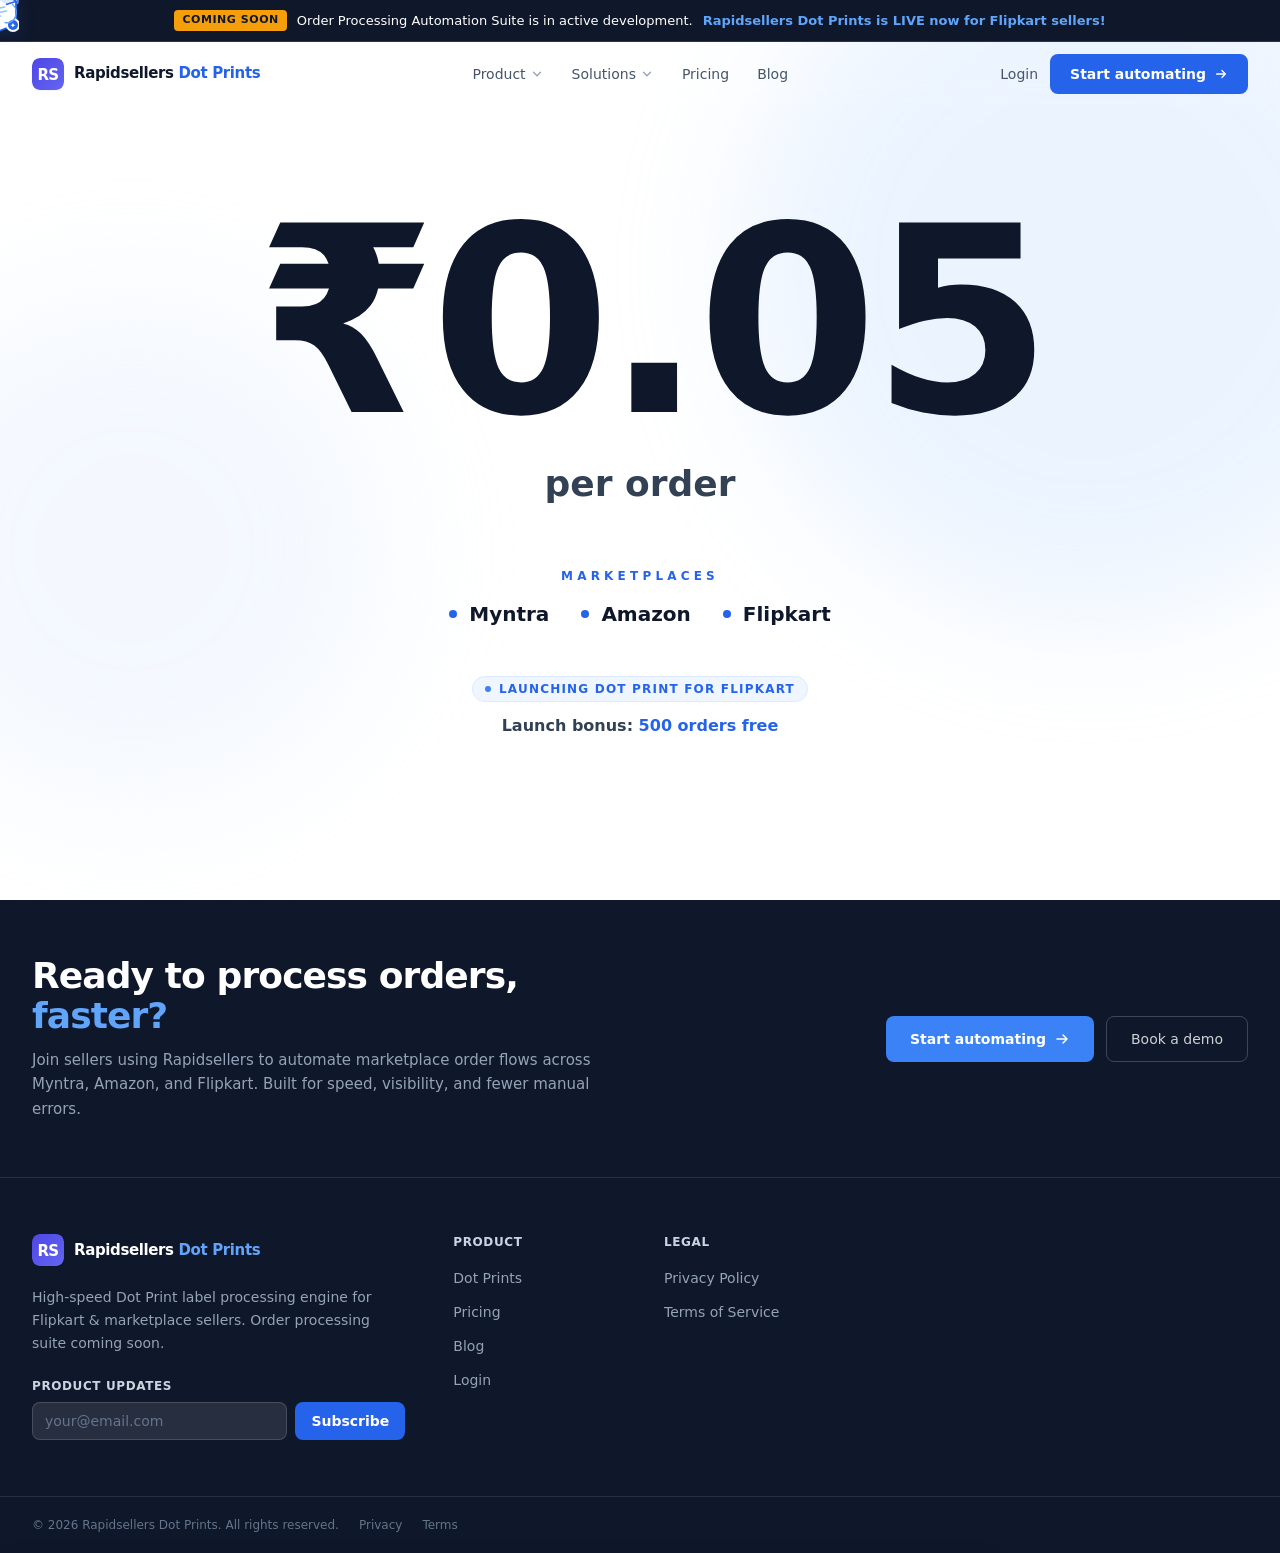
<file: pricing/index.html>
<!DOCTYPE html><html lang="en"> <head><meta charset="UTF-8"><meta name="viewport" content="width=device-width, initial-scale=1.0"><meta name="description" content="Rapidsellers Dot Prints pricing: ₹0.05 per order/label. Launching Dot Print for Flipkart with 500 orders free launch bonus."><title>Rapidsellers Dot Prints — Pricing</title><link rel="icon" type="image/svg+xml" href="/favicon.svg"><link rel="preconnect" href="https://fonts.googleapis.com"><link rel="preconnect" href="https://fonts.gstatic.com" crossorigin><link rel="stylesheet" href="/_astro/faster-deals-automation.D9K2PXtb.css">
<link rel="stylesheet" href="/_astro/index.BEs_39U-.css">
<style>html,html *{cursor:none!important}#pf-cursor,#pf-trail,#pf-trail-2,#pf-trail-3,#pf-label,#pf-ring{position:fixed;top:0;left:0;pointer-events:none;z-index:99999;will-change:transform}#pf-cursor{margin:-6px 0 0 -15px}#pf-cursor-svg{transition:transform .22s cubic-bezier(.34,1.56,.64,1),filter .25s ease;filter:drop-shadow(0 2px 8px rgba(37,99,235,.22));transform-origin:15px 6px}#pf-cursor:before{content:"";position:absolute;inset:2px 1px auto auto;width:8px;height:8px;border-radius:999px;background:radial-gradient(circle,#fffffff2 0 28%,#60a5fad9 30% 100%);filter:blur(.2px);opacity:.95;transform:translate(1px,1px)}#pfc-body,#pfc-fold-bg,#pfc-fold-border,#pfc-l1,#pfc-l2,#pfc-l3,#pfc-orbit,#pfc-glint{transition:stroke .25s ease,fill .25s ease}#pfc-dot{transition:fill .25s ease,r .2s ease}#pf-trail{width:5px;height:5px;border-radius:50%;background:#2563eb;opacity:.3;margin:-2.5px 0 0 -2.5px;transition:background .3s ease;z-index:99998}#pf-trail-2,#pf-trail-3{width:10px;height:10px;border-radius:50%;background:#2563eb2e;margin:-5px 0 0 -5px;z-index:99997;filter:blur(.3px)}#pf-trail-3{width:16px;height:16px;margin:-8px 0 0 -8px;background:#2563eb14;z-index:99996}#pf-label{font-family:Inter,system-ui,sans-serif;font-size:9.5px;font-weight:800;letter-spacing:.07em;text-transform:uppercase;color:#fff;background:#2563eb;padding:3px 9px 3px 8px;border-radius:20px;white-space:nowrap;opacity:0;margin:-6px 0 0 22px;transition:opacity .18s ease,background .25s ease;z-index:99999}#pf-label.pfc-visible{opacity:1}#pf-ring{width:0;height:0;border-radius:50%;border:2px solid rgba(37,99,235,.55);opacity:0;margin:0;z-index:99997}#pf-ring.pfc-burst{animation:pfBurst .5s cubic-bezier(.22,1,.36,1) forwards}@keyframes pfBurst{0%{width:0;height:0;margin:0;opacity:1}70%{width:58px;height:58px;margin:-29px 0 0 -29px;opacity:.55}to{width:74px;height:74px;margin:-37px 0 0 -37px;opacity:0}}#pf-cursor.pfc-clicking #pf-cursor-svg{transform:scale(.88) rotate(-6deg)!important}#pf-cursor.pfc-surge #pf-cursor-svg{animation:pfSurge .65s cubic-bezier(.2,1,.2,1)}@keyframes pfSurge{0%{transform:scale(1) rotate(0)}30%{transform:scale(1.18) rotate(7deg)}65%{transform:scale(.95) rotate(-4deg)}to{transform:scale(1) rotate(0)}}#pf-cursor.pfc-hidden,#pf-trail.pfc-hidden,#pf-label.pfc-hidden{opacity:0!important}input,textarea,select{cursor:text!important}
</style><script type="module" src="/_astro/hoisted.DUof4vRk.js"></script></head> <body> <!-- Proposal-themed custom cursor (desktop only) --> <!-- Cursor: mini shipment card --><div id="pf-cursor" aria-hidden="true"> <svg id="pf-cursor-svg" width="34" height="40" viewBox="0 0 34 40" fill="none" xmlns="http://www.w3.org/2000/svg"> <!-- Package shadow (depth) --> <path d="M4 7.5 L22.5 2.5 L28 8.5 L28 31.5 L9.5 34.5 L4 28.5 Z" fill="rgba(37,99,235,0.08)"></path> <!-- Package body --> <path id="pfc-body" d="M2.5 5.5 L21 0.5 L31 7.5 L31 30.5 L12.5 37.5 L2.5 30.5 Z" fill="#ffffff" stroke="#2563eb" stroke-width="1.8"></path> <!-- Folded delivery flap --> <path id="pfc-fold-bg" d="M21 0.5 L31 7.5 L21 10.5 L11 3.5 Z" fill="#dbeafe"></path> <path id="pfc-fold-border" d="M21 0.5 L31 7.5 L21 10.5" stroke="#2563eb" stroke-width="1.4" fill="none"></path> <path d="M21 0.5 L11 3.5" stroke="#2563eb" stroke-width="1.4"></path> <!-- Order lines --> <line id="pfc-l1" x1="7" y1="16" x2="19.5" y2="13" stroke="#93c5fd" stroke-width="1.6" stroke-linecap="round"></line> <line id="pfc-l2" x1="7" y1="20" x2="21.5" y2="17" stroke="#93c5fd" stroke-width="1.6" stroke-linecap="round"></line> <line id="pfc-l3" x1="7" y1="24" x2="15.5" y2="22" stroke="#93c5fd" stroke-width="1.6" stroke-linecap="round"></line> <!-- Status badge (circle) --> <circle id="pfc-dot" cx="28" cy="31" r="6" fill="#2563eb" stroke="#fff" stroke-width="2"></circle> <path id="pfc-orbit" d="M27.5 10.5 C31 13, 32 18, 30.5 22.5 C29 27, 24.5 29.5, 20 28.5" stroke="#60a5fa" stroke-width="1.4" stroke-linecap="round" fill="none"></path> <circle id="pfc-glint" cx="24" cy="6.5" r="1.6" fill="#dbeafe"></circle> <!-- Status icon inside badge --> <text id="pfc-icon" x="28" y="34.2" text-anchor="middle" font-size="7.5" fill="white" font-family="system-ui, sans-serif" font-weight="700"></text> </svg> </div> <!-- Lagging trail dot --> <div id="pf-trail" aria-hidden="true"></div> <!-- Orbit dots --> <div id="pf-trail-2" aria-hidden="true"></div> <div id="pf-trail-3" aria-hidden="true"></div> <!-- Stage label bubble --> <div id="pf-label" aria-hidden="true"></div> <!-- Click burst ring --> <div id="pf-ring" aria-hidden="true"></div>     <header id="navbar" class="fixed top-0 left-0 right-0 z-50 transition-all duration-300 bg-white/95 backdrop-blur-md"> <div id="coming-soon-banner" style="background-color: #0f172a; color: #ffffff; padding: 10px 16px; border-bottom: 1px solid rgba(255, 255, 255, 0.12); font-size: 13px; line-height: 1.5; text-align: center;"> <div style="max-width: 1280px; margin: 0 auto; display: flex; align-items: center; justify-content: center; gap: 10px; flex-wrap: wrap;"> <span style="background-color: #f59e0b; color: #0f172a; font-weight: 800; font-size: 11px; padding: 2px 8px; border-radius: 4px; text-transform: uppercase; letter-spacing: 0.05em; display: inline-flex; align-items: center;">Coming Soon</span> <span style="color: #ffffff; font-weight: 500;">Order Processing Automation Suite is in active development.</span> <span style="color: #64748b;" class="hidden sm:inline">•</span> <span style="color: #60a5fa; font-weight: 700;">Rapidsellers Dot Prints is LIVE now for Flipkart sellers!</span> </div> </div> <nav class="max-w-7xl mx-auto px-4 sm:px-6 lg:px-8"> <div class="flex items-center justify-between h-16"> <!-- Logo --> <a href="/" class="flex items-center gap-2.5 flex-shrink-0 group"> <svg width="32" height="32" viewBox="0 0 64 64" fill="none" xmlns="http://www.w3.org/2000/svg" class="shrink-0 select-none rounded-lg shadow-sm group-hover:shadow-brand-300/40 transition-shadow duration-300"> <defs> <linearGradient id="rs-logo-grad" x1="0%" y1="0%" x2="100%" y2="100%"> <stop offset="0%" stop-color="#4f46e5" /> <stop offset="100%" stop-color="#6366f1" /> </linearGradient> </defs> <rect width="64" height="64" rx="14" fill="url(#rs-logo-grad)" /> <text x="32" y="43" fill="#ffffff" font-family="system-ui, -apple-system, BlinkMacSystemFont, 'Segoe UI', Roboto, sans-serif" font-size="30" font-weight="800" letter-spacing="-1.5" text-anchor="middle">RS</text> </svg> <span class="text-[15px] font-bold tracking-tight text-ink">Rapidsellers <span class="text-brand-600">Dot Prints</span></span> </a> <!-- Desktop Nav --> <ul class="hidden md:flex items-center gap-1"> <li class="relative dropdown-trigger">  <button class="nav-link flex items-center gap-1 px-3 py-2 rounded-md hover:bg-surface transition-colors"> Product <svg class="w-3.5 h-3.5 text-slate-400 mt-px" fill="none" viewBox="0 0 16 16"> <path d="M4 6l4 4 4-4" stroke="currentColor" stroke-width="1.5" stroke-linecap="round" stroke-linejoin="round"></path> </svg> </button> <div class="dropdown-menu"> <div class="p-1.5"> <a href="https://app.rapidsellers.online" class="flex flex-col px-3 py-2.5 rounded-lg hover:bg-brand-50 group transition-colors"> <span class="text-sm font-medium text-ink group-hover:text-brand-700 transition-colors">Order Intake</span> <span class="text-xs text-muted mt-0.5">Capture marketplace orders instantly</span> </a><a href="https://app.rapidsellers.online" class="flex flex-col px-3 py-2.5 rounded-lg hover:bg-brand-50 group transition-colors"> <span class="text-sm font-medium text-ink group-hover:text-brand-700 transition-colors">Smart Routing</span> <span class="text-xs text-muted mt-0.5">Send orders to the right workflow</span> </a><a href="https://app.rapidsellers.online" class="flex flex-col px-3 py-2.5 rounded-lg hover:bg-brand-50 group transition-colors"> <span class="text-sm font-medium text-ink group-hover:text-brand-700 transition-colors">Exception Handling</span> <span class="text-xs text-muted mt-0.5">Resolve blocked orders fast</span> </a><a href="https://app.rapidsellers.online" class="flex flex-col px-3 py-2.5 rounded-lg hover:bg-brand-50 group transition-colors"> <span class="text-sm font-medium text-ink group-hover:text-brand-700 transition-colors">Live Tracking</span> <span class="text-xs text-muted mt-0.5">Monitor every order in motion</span> </a> </div> </div>  </li><li class="relative dropdown-trigger">  <button class="nav-link flex items-center gap-1 px-3 py-2 rounded-md hover:bg-surface transition-colors"> Solutions <svg class="w-3.5 h-3.5 text-slate-400 mt-px" fill="none" viewBox="0 0 16 16"> <path d="M4 6l4 4 4-4" stroke="currentColor" stroke-width="1.5" stroke-linecap="round" stroke-linejoin="round"></path> </svg> </button> <div class="dropdown-menu"> <div class="p-1.5"> <a href="https://app.rapidsellers.online" class="flex flex-col px-3 py-2.5 rounded-lg hover:bg-brand-50 group transition-colors"> <span class="text-sm font-medium text-ink group-hover:text-brand-700 transition-colors">Marketplace Sellers</span> <span class="text-xs text-muted mt-0.5">Scale on Myntra, Amazon, Flipkart</span> </a><a href="https://app.rapidsellers.online" class="flex flex-col px-3 py-2.5 rounded-lg hover:bg-brand-50 group transition-colors"> <span class="text-sm font-medium text-ink group-hover:text-brand-700 transition-colors">Ops Teams</span> <span class="text-xs text-muted mt-0.5">Run fast daily order processing</span> </a><a href="https://app.rapidsellers.online" class="flex flex-col px-3 py-2.5 rounded-lg hover:bg-brand-50 group transition-colors"> <span class="text-sm font-medium text-ink group-hover:text-brand-700 transition-colors">Enterprise</span> <span class="text-xs text-muted mt-0.5">Automate high-volume workflows</span> </a><a href="https://app.rapidsellers.online" class="flex flex-col px-3 py-2.5 rounded-lg hover:bg-brand-50 group transition-colors"> <span class="text-sm font-medium text-ink group-hover:text-brand-700 transition-colors">Growing Brands</span> <span class="text-xs text-muted mt-0.5">Launch with minimal setup</span> </a> </div> </div>  </li><li class="relative dropdown-trigger"> <a href="/pricing" class="nav-link px-3 py-2 rounded-md hover:bg-surface transition-colors"> Pricing </a> </li><li class="relative dropdown-trigger"> <a href="/blog" class="nav-link px-3 py-2 rounded-md hover:bg-surface transition-colors"> Blog </a> </li> </ul> <!-- CTA --> <div class="hidden md:flex items-center gap-3"> <a href="https://app.rapidsellers.online" class="btn-ghost text-sm text-slate-600 hover:text-ink font-medium">Login</a> <a href="https://app.rapidsellers.online" class="btn-primary text-sm">
Start automating
<svg class="w-3.5 h-3.5" fill="none" viewBox="0 0 16 16"> <path d="M3 8h10M9 4l4 4-4 4" stroke="currentColor" stroke-width="1.5" stroke-linecap="round" stroke-linejoin="round"></path> </svg> </a> </div> <!-- Mobile hamburger --> <button id="menu-btn" class="md:hidden p-2 rounded-lg hover:bg-surface transition-colors" aria-label="Menu"> <svg class="w-5 h-5 text-ink" fill="none" viewBox="0 0 20 20"> <path d="M3 5h14M3 10h14M3 15h14" stroke="currentColor" stroke-width="1.5" stroke-linecap="round"></path> </svg> </button> </div> <!-- Mobile Menu --> <div id="mobile-menu" class="hidden md:hidden border-t border-border pb-4 pt-3"> <div class="space-y-1"> <p class="px-3 py-1.5 text-xs font-semibold text-muted uppercase tracking-wider">Product</p> <a href="https://app.rapidsellers.online" class="flex items-center gap-2 px-3 py-2 rounded-lg text-sm text-ink hover:bg-surface"> <span class="w-1 h-1 rounded-full bg-brand-400 flex-shrink-0"></span> Order Intake </a><a href="https://app.rapidsellers.online" class="flex items-center gap-2 px-3 py-2 rounded-lg text-sm text-ink hover:bg-surface"> <span class="w-1 h-1 rounded-full bg-brand-400 flex-shrink-0"></span> Smart Routing </a><a href="https://app.rapidsellers.online" class="flex items-center gap-2 px-3 py-2 rounded-lg text-sm text-ink hover:bg-surface"> <span class="w-1 h-1 rounded-full bg-brand-400 flex-shrink-0"></span> Exception Handling </a><a href="https://app.rapidsellers.online" class="flex items-center gap-2 px-3 py-2 rounded-lg text-sm text-ink hover:bg-surface"> <span class="w-1 h-1 rounded-full bg-brand-400 flex-shrink-0"></span> Live Tracking </a> </div><div class="space-y-1"> <p class="px-3 py-1.5 text-xs font-semibold text-muted uppercase tracking-wider">Solutions</p> <a href="https://app.rapidsellers.online" class="flex items-center gap-2 px-3 py-2 rounded-lg text-sm text-ink hover:bg-surface"> <span class="w-1 h-1 rounded-full bg-brand-400 flex-shrink-0"></span> Marketplace Sellers </a><a href="https://app.rapidsellers.online" class="flex items-center gap-2 px-3 py-2 rounded-lg text-sm text-ink hover:bg-surface"> <span class="w-1 h-1 rounded-full bg-brand-400 flex-shrink-0"></span> Ops Teams </a><a href="https://app.rapidsellers.online" class="flex items-center gap-2 px-3 py-2 rounded-lg text-sm text-ink hover:bg-surface"> <span class="w-1 h-1 rounded-full bg-brand-400 flex-shrink-0"></span> Enterprise </a><a href="https://app.rapidsellers.online" class="flex items-center gap-2 px-3 py-2 rounded-lg text-sm text-ink hover:bg-surface"> <span class="w-1 h-1 rounded-full bg-brand-400 flex-shrink-0"></span> Growing Brands </a> </div><div class="space-y-1"> <p class="px-3 py-1.5 text-xs font-semibold text-muted uppercase tracking-wider">Pricing</p> <a href="/pricing" class="flex px-3 py-2 rounded-lg text-sm text-ink hover:bg-surface">Pricing</a> </div><div class="space-y-1"> <p class="px-3 py-1.5 text-xs font-semibold text-muted uppercase tracking-wider">Blog</p> <a href="/blog" class="flex px-3 py-2 rounded-lg text-sm text-ink hover:bg-surface">Blog</a> </div> <div class="px-3 pt-4 space-y-2 border-t border-border mt-3"> <a href="https://app.rapidsellers.online" class="block text-center py-2.5 text-sm font-medium text-ink">Login</a> <a href="https://app.rapidsellers.online" class="btn-primary w-full justify-center">Start automating</a> </div> </div> </nav> </header> <main class="pt-28 pb-20 min-h-screen overflow-hidden bg-white"> <section class="relative"> <div class="hero-orb w-[700px] h-[700px] bg-brand-200 -top-48 -right-40"></div> <div class="hero-orb w-[520px] h-[520px] bg-blue-100 top-1/4 -left-32"></div> <div class="max-w-5xl mx-auto px-4 sm:px-6 lg:px-8"> <div class="relative max-w-3xl mx-auto text-center py-12 sm:py-20"> <h1 class="text-[110px] sm:text-[180px] lg:text-[260px] font-black tracking-tight leading-none text-ink">
₹0.05
</h1> <p class="mt-3 text-2xl sm:text-4xl font-semibold text-slate-700">
per order
</p> <div class="mt-16 inline-flex flex-col items-center gap-4 text-center"> <p class="text-xs font-bold uppercase tracking-[0.35em] text-brand-600">Marketplaces</p> <ul class="flex flex-wrap items-center justify-center gap-x-8 gap-y-3 text-lg sm:text-xl font-semibold text-ink"> <li class="flex items-center gap-3"> <span class="h-2 w-2 rounded-full bg-brand-600"></span>
Myntra
</li> <li class="flex items-center gap-3"> <span class="h-2 w-2 rounded-full bg-brand-600"></span>
Amazon
</li> <li class="flex items-center gap-3"> <span class="h-2 w-2 rounded-full bg-brand-600"></span>
Flipkart
</li> </ul> </div> <div class="mt-12 flex flex-col items-center gap-3"> <span class="section-label"> <span class="w-1.5 h-1.5 rounded-full bg-brand-500 animate-pulse-slow"></span> Launching Dot Print for Flipkart </span> <p class="text-base sm:text-lg font-semibold text-slate-700"> Launch bonus: <span class="font-bold text-brand-600">500 orders free</span> </p> </div> </div> </div> </section> </main> <footer class="bg-ink text-white"> <!-- Top CTA strip --> <div class="border-b border-white/10"> <div class="max-w-7xl mx-auto px-4 sm:px-6 lg:px-8 py-14"> <div class="flex flex-col lg:flex-row items-start lg:items-center justify-between gap-8"> <div class="max-w-xl"> <h2 class="text-3xl sm:text-4xl font-black tracking-tight leading-tight">
Ready to process orders,<br> <span class="text-brand-400">faster?</span> </h2> <p class="text-slate-400 mt-3 text-[15px] leading-relaxed">
Join sellers using Rapidsellers to automate marketplace order flows across Myntra, Amazon, and Flipkart.
            Built for speed, visibility, and fewer manual errors.
</p> </div> <div class="flex flex-wrap gap-3 flex-shrink-0"> <a href="https://app.rapidsellers.online" class="inline-flex items-center gap-2 bg-brand-500 hover:bg-brand-400 text-white font-semibold text-sm px-6 py-3 rounded-lg transition-all duration-200 hover:shadow-lg hover:shadow-brand-900/30 hover:-translate-y-px">
Start automating
<svg class="w-4 h-4" fill="none" viewBox="0 0 16 16"> <path d="M3 8h10M9 4l4 4-4 4" stroke="currentColor" stroke-width="1.5" stroke-linecap="round" stroke-linejoin="round"></path> </svg> </a> <a href="https://app.rapidsellers.online" class="inline-flex items-center gap-2 text-white/80 hover:text-white border border-white/20 hover:border-white/40 text-sm font-medium px-6 py-3 rounded-lg transition-all duration-200">
Book a demo
</a> </div> </div> </div> </div> <!-- Main footer grid --> <div class="max-w-7xl mx-auto px-4 sm:px-6 lg:px-8 py-14"> <div class="grid grid-cols-2 md:grid-cols-6 gap-8 lg:gap-12"> <!-- Brand column --> <div class="col-span-2"> <!-- Logo --> <a href="/" class="flex items-center gap-2.5 group mb-5"> <svg width="32" height="32" viewBox="0 0 64 64" fill="none" xmlns="http://www.w3.org/2000/svg" class="shrink-0 select-none rounded-lg shadow-sm"> <defs> <linearGradient id="rs-logo-grad-footer" x1="0%" y1="0%" x2="100%" y2="100%"> <stop offset="0%" stop-color="#4f46e5" /> <stop offset="100%" stop-color="#6366f1" /> </linearGradient> </defs> <rect width="64" height="64" rx="14" fill="url(#rs-logo-grad-footer)" /> <text x="32" y="43" fill="#ffffff" font-family="system-ui, -apple-system, BlinkMacSystemFont, 'Segoe UI', Roboto, sans-serif" font-size="30" font-weight="800" letter-spacing="-1.5" text-anchor="middle">RS</text> </svg> <span class="text-[15px] font-bold tracking-tight text-white">Rapidsellers <span class="text-brand-400">Dot Prints</span></span> </a> <p class="text-slate-400 text-sm leading-relaxed mb-6">
High-speed Dot Print label processing engine for Flipkart &amp; marketplace sellers. Order processing suite coming soon.
</p> <!-- Newsletter --> <div class="space-y-2"> <p class="text-xs font-semibold text-slate-300 uppercase tracking-wider">Product updates</p> <div class="flex gap-2"> <input type="email" placeholder="your@email.com" class="flex-1 bg-white/10 border border-white/15 text-white placeholder-slate-500 text-sm px-3 py-2 rounded-lg focus:outline-none focus:border-brand-500 focus:ring-1 focus:ring-brand-500/50 transition-all"> <button class="bg-brand-600 hover:bg-brand-500 text-white text-sm font-semibold px-4 py-2 rounded-lg transition-colors flex-shrink-0">
Subscribe
</button> </div> </div> </div> <!-- Link columns --> <div class="col-span-1"> <h3 class="text-xs font-semibold text-slate-300 uppercase tracking-wider mb-4">Product</h3> <ul class="space-y-2.5"> <li> <a href="/" class="text-sm text-slate-400 hover:text-white transition-colors duration-150"> Dot Prints </a> </li><li> <a href="/pricing" class="text-sm text-slate-400 hover:text-white transition-colors duration-150"> Pricing </a> </li><li> <a href="/blog" class="text-sm text-slate-400 hover:text-white transition-colors duration-150"> Blog </a> </li><li> <a href="https://app.rapidsellers.online" class="text-sm text-slate-400 hover:text-white transition-colors duration-150"> Login </a> </li> </ul> </div><div class="col-span-1"> <h3 class="text-xs font-semibold text-slate-300 uppercase tracking-wider mb-4">Legal</h3> <ul class="space-y-2.5"> <li> <a href="/privacy" class="text-sm text-slate-400 hover:text-white transition-colors duration-150"> Privacy Policy </a> </li><li> <a href="/terms" class="text-sm text-slate-400 hover:text-white transition-colors duration-150"> Terms of Service </a> </li> </ul> </div> </div> </div> <!-- Bottom bar --> <div class="border-t border-white/10"> <div class="max-w-7xl mx-auto px-4 sm:px-6 lg:px-8 py-5"> <div class="flex flex-col sm:flex-row items-center justify-between gap-4"> <div class="flex flex-wrap items-center gap-x-5 gap-y-2 text-xs text-slate-500"> <span>© 2026 Rapidsellers Dot Prints. All rights reserved.</span> <a href="/privacy" class="hover:text-slate-300 transition-colors">Privacy</a> <a href="/terms" class="hover:text-slate-300 transition-colors">Terms</a> </div> </div> </div> </div> </footer> <!-- Zero Cookie Permission / Notice Prompt --> <div id="cookie-notice-banner" class="fixed bottom-4 right-4 left-4 sm:left-auto sm:max-w-md bg-white/95 backdrop-blur-md border border-slate-200 shadow-2xl rounded-2xl p-4 z-50 transition-all duration-300 transform translate-y-0" role="region" aria-label="Cookie and Privacy Notice"> <div class="flex items-start gap-3"> <div class="w-8 h-8 rounded-lg bg-brand-50 flex items-center justify-center flex-shrink-0 text-brand-600 mt-0.5"> <svg class="w-5 h-5" fill="none" viewBox="0 0 24 24" stroke="currentColor"><path stroke-linecap="round" stroke-linejoin="round" stroke-width="2" d="M9 12l2 2 4-4m5.618-4.016A11.955 11.955 0 0112 2.944a11.955 11.955 0 01-8.618 3.04A12.02 12.02 0 003 9c0 5.591 3.824 10.29 9 11.622 5.176-1.332 9-6.03 9-11.622 0-1.042-.133-2.052-.382-3.016z" /></svg> </div> <div class="flex-1 text-xs text-slate-600 leading-relaxed"> <p class="font-semibold text-slate-900 mb-0.5">100% Cookie-Free Platform</p> <p>Rapidsellers Dot Prints does <strong>not</strong> collect or store any cookies or tracking scripts. Your browsing and operations remain entirely private. <a href="/privacy" class="text-brand-600 hover:text-brand-700 underline font-medium">Read Policy</a></p> </div> <button id="dismiss-cookie-btn" class="px-3 py-1.5 bg-brand-600 hover:bg-brand-500 text-white text-xs font-semibold rounded-lg shadow-sm transition-colors flex-shrink-0"> Got it </button> </div> </div> <script> (function() { var banner = document.getElementById('cookie-notice-banner'); var btn = document.getElementById('dismiss-cookie-btn'); if (localStorage.getItem('rp_cookies_acknowledged') === 'true') { if (banner) banner.style.display = 'none'; } else if (btn && banner) { btn.addEventListener('click', function() { localStorage.setItem('rp_cookies_acknowledged', 'true'); banner.style.opacity = '0'; banner.style.transform = 'translateY(12px)'; setTimeout(function() { banner.style.display = 'none'; }, 300); }); } })(); </script> <!--Start of Tawk.to Script-->
<script type=text/javascript>
var Tawk_API=Tawk_API||{}, Tawk_LoadStart=new Date();
(function(){
var s1=document.createElement("script"),s0=document.getElementsByTagName("script")[0];
s1.async=true;
s1.src='https://embed.tawk.to/6addc4d5efcdc3347a86fb9a/1k5p4hpi2';
s1.charset='UTF-8';
s1.setAttribute('crossorigin','*');
s0.parentNode.insertBefore(s1,s0);
})();
</script>
<!--End of Tawk.to Script-->
</body> </html>
</file>
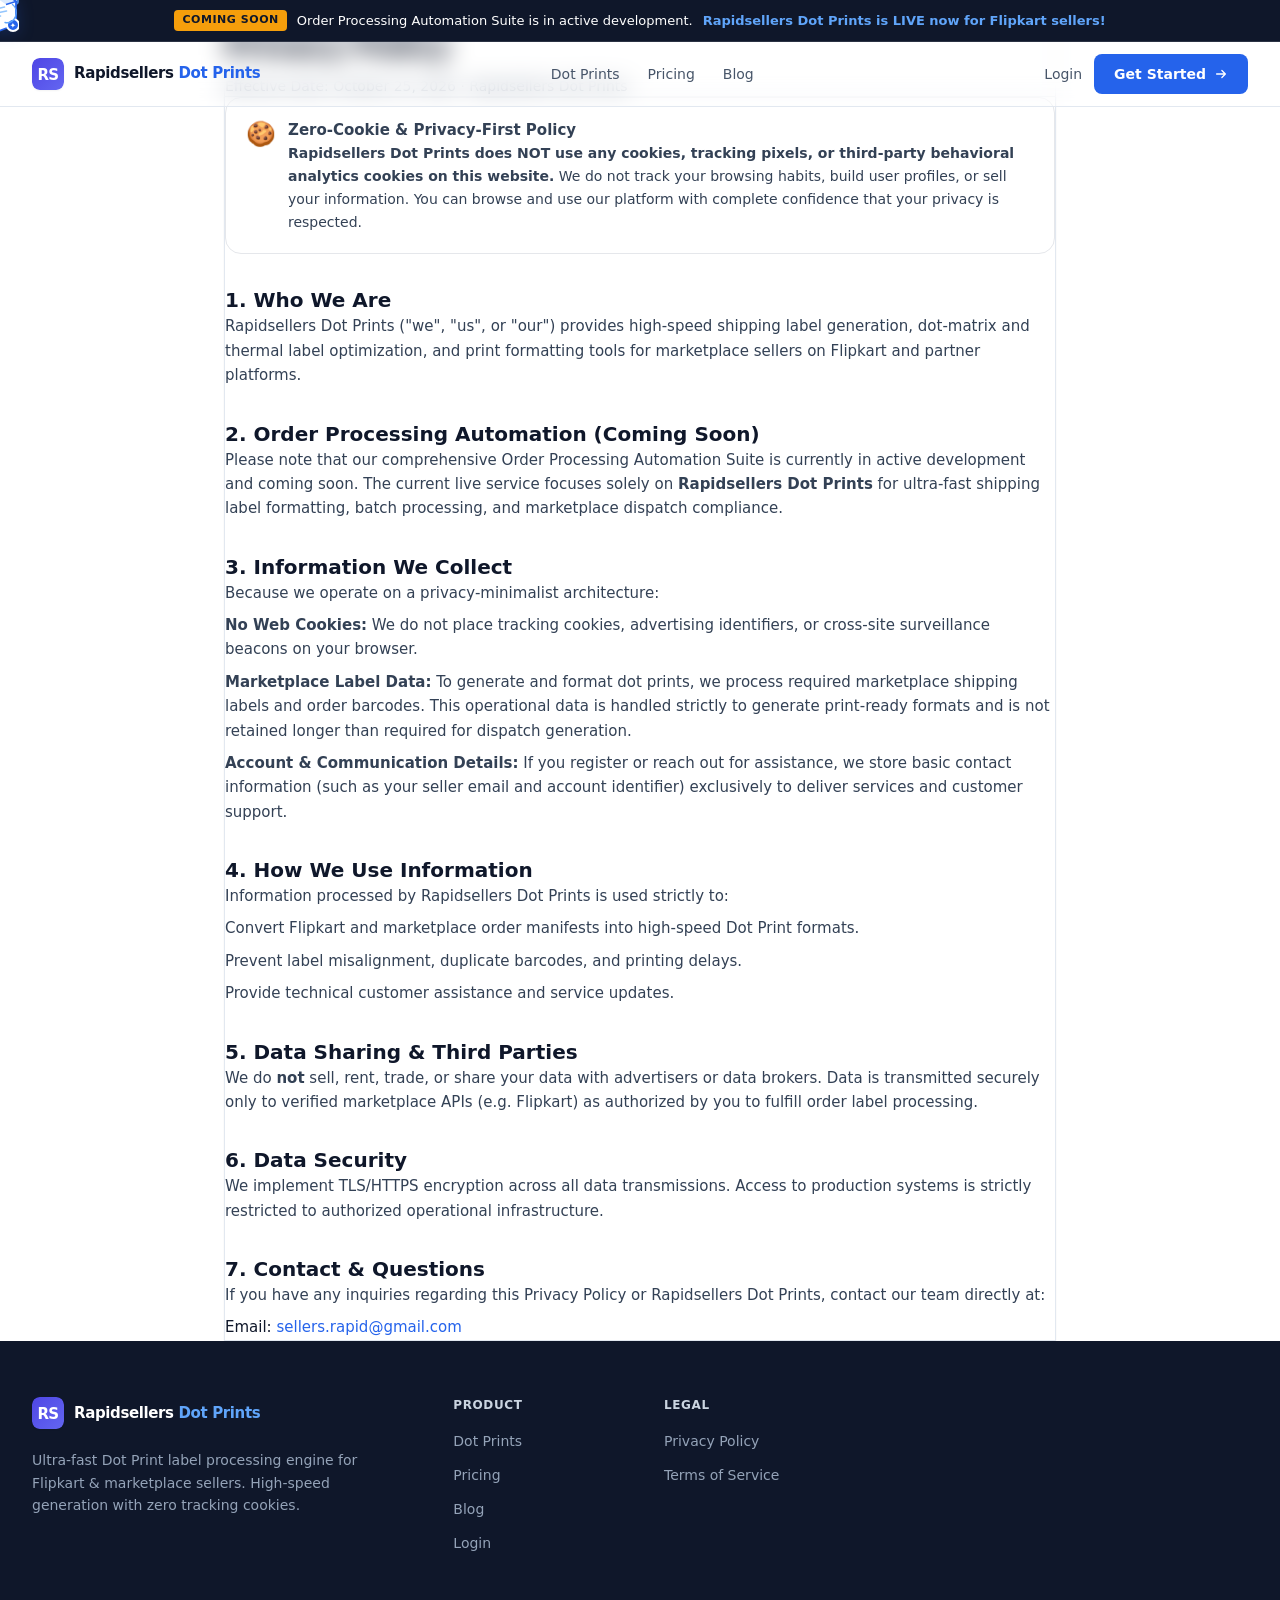
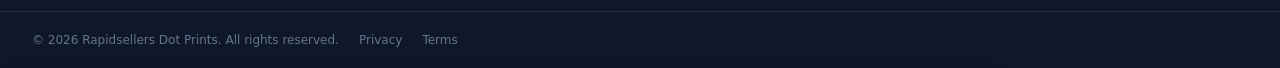
<file: privacy/index.html>
<!DOCTYPE html><html lang="en"> <head><meta charset="UTF-8"><meta name="viewport" content="width=device-width, initial-scale=1.0"><meta name="description" content="Privacy Policy for Rapidsellers Dot Prints — 100% cookie-free, privacy-first marketplace label printing and shipping automation."><title>Privacy Policy — Rapidsellers Dot Prints</title><link rel="icon" type="image/svg+xml" href="/favicon.svg"><link rel="preconnect" href="https://fonts.googleapis.com"><link rel="preconnect" href="https://fonts.gstatic.com" crossorigin><link rel="stylesheet" href="/_astro/faster-deals-automation.D9K2PXtb.css"><link rel="stylesheet" href="/_astro/index.BEs_39U-.css"><style>html,html *{cursor:none!important}#pf-cursor,#pf-trail,#pf-trail-2,#pf-trail-3,#pf-label,#pf-ring{position:fixed;top:0;left:0;pointer-events:none;z-index:99999;will-change:transform}#pf-cursor{margin:-6px 0 0 -15px}#pf-cursor-svg{transition:transform .22s cubic-bezier(.34,1.56,.64,1),filter .25s ease;filter:drop-shadow(0 2px 8px rgba(37,99,235,.22));transform-origin:15px 6px}#pf-cursor:before{content:"";position:absolute;inset:2px 1px auto auto;width:8px;height:8px;border-radius:999px;background:radial-gradient(circle,#fffffff2 0 28%,#60a5fad9 30% 100%);filter:blur(.2px);opacity:.95;transform:translate(1px,1px)}#pfc-body,#pfc-fold-bg,#pfc-fold-border,#pfc-l1,#pfc-l2,#pfc-l3,#pfc-orbit,#pfc-glint{transition:stroke .25s ease,fill .25s ease}#pfc-dot{transition:fill .25s ease,r .2s ease}#pf-trail{width:5px;height:5px;border-radius:50%;background:#2563eb;opacity:.3;margin:-2.5px 0 0 -2.5px;transition:background .3s ease;z-index:99998}#pf-trail-2,#pf-trail-3{width:10px;height:10px;border-radius:50%;background:#2563eb2e;margin:-5px 0 0 -5px;z-index:99997;filter:blur(.3px)}#pf-trail-3{width:16px;height:16px;margin:-8px 0 0 -8px;background:#2563eb14;z-index:99996}#pf-label{font-family:Inter,system-ui,sans-serif;font-size:9.5px;font-weight:800;letter-spacing:.07em;text-transform:uppercase;color:#fff;background:#2563eb;padding:3px 9px 3px 8px;border-radius:20px;white-space:nowrap;opacity:0;margin:-6px 0 0 22px;transition:opacity .18s ease,background .25s ease;z-index:99999}#pf-label.pfc-visible{opacity:1}#pf-ring{width:0;height:0;border-radius:50%;border:2px solid rgba(37,99,235,.55);opacity:0;margin:0;z-index:99997}#pf-ring.pfc-burst{animation:pfBurst .5s cubic-bezier(.22,1,.36,1) forwards}@keyframes pfBurst{0%{width:0;height:0;margin:0;opacity:1}70%{width:58px;height:58px;margin:-29px 0 0 -29px;opacity:.55}to{width:74px;height:74px;margin:-37px 0 0 -37px;opacity:0}}#pf-cursor.pfc-clicking #pf-cursor-svg{transform:scale(.88) rotate(-6deg)!important}#pf-cursor.pfc-surge #pf-cursor-svg{animation:pfSurge .65s cubic-bezier(.2,1,.2,1)}@keyframes pfSurge{0%{transform:scale(1) rotate(0)}30%{transform:scale(1.18) rotate(7deg)}65%{transform:scale(.95) rotate(-4deg)}to{transform:scale(1) rotate(0)}}#pf-cursor.pfc-hidden,#pf-trail.pfc-hidden,#pf-label.pfc-hidden{opacity:0!important}input,textarea,select{cursor:text!important}</style><script type="module" src="/_astro/hoisted.DUof4vRk.js"></script></head> <body> <div id="pf-cursor" aria-hidden="true"><svg id="pf-cursor-svg" width="34" height="40" viewBox="0 0 34 40" fill="none" xmlns="http://www.w3.org/2000/svg"><path d="M4 7.5 L22.5 2.5 L28 8.5 L28 31.5 L9.5 34.5 L4 28.5 Z" fill="rgba(37,99,235,0.08)"></path><path id="pfc-body" d="M2.5 5.5 L21 0.5 L31 7.5 L31 30.5 L12.5 37.5 L2.5 30.5 Z" fill="#ffffff" stroke="#2563eb" stroke-width="1.8"></path><path id="pfc-fold-bg" d="M21 0.5 L31 7.5 L21 10.5 L11 3.5 Z" fill="#dbeafe"></path><path id="pfc-fold-border" d="M21 0.5 L31 7.5 L21 10.5" stroke="#2563eb" stroke-width="1.4" fill="none"></path><path d="M21 0.5 L11 3.5" stroke="#2563eb" stroke-width="1.4"></path><line id="pfc-l1" x1="7" y1="16" x2="19.5" y2="13" stroke="#93c5fd" stroke-width="1.6" stroke-linecap="round"></line><line id="pfc-l2" x1="7" y1="20" x2="21.5" y2="17" stroke="#93c5fd" stroke-width="1.6" stroke-linecap="round"></line><line id="pfc-l3" x1="7" y1="24" x2="15.5" y2="22" stroke="#93c5fd" stroke-width="1.6" stroke-linecap="round"></line><circle id="pfc-dot" cx="28" cy="31" r="6" fill="#2563eb" stroke="#fff" stroke-width="2"></circle><path id="pfc-orbit" d="M27.5 10.5 C31 13, 32 18, 30.5 22.5 C29 27, 24.5 29.5, 20 28.5" stroke="#60a5fa" stroke-width="1.4" stroke-linecap="round" fill="none"></path><circle id="pfc-glint" cx="24" cy="6.5" r="1.6" fill="#dbeafe"></circle><text id="pfc-icon" x="28" y="34.2" text-anchor="middle" font-size="7.5" fill="white" font-family="system-ui, sans-serif" font-weight="700"></text></svg></div><div id="pf-trail" aria-hidden="true"></div><div id="pf-trail-2" aria-hidden="true"></div><div id="pf-trail-3" aria-hidden="true"></div><div id="pf-label" aria-hidden="true"></div><div id="pf-ring" aria-hidden="true"></div> <header id="navbar" class="fixed top-0 left-0 right-0 z-50 transition-all duration-300 bg-white/95 backdrop-blur-md border-b border-border"> <div id="coming-soon-banner" style="background-color: #0f172a; color: #ffffff; padding: 10px 16px; border-bottom: 1px solid rgba(255, 255, 255, 0.12); font-size: 13px; line-height: 1.5; text-align: center;"> <div style="max-width: 1280px; margin: 0 auto; display: flex; align-items: center; justify-content: center; gap: 10px; flex-wrap: wrap;"> <span style="background-color: #f59e0b; color: #0f172a; font-weight: 800; font-size: 11px; padding: 2px 8px; border-radius: 4px; text-transform: uppercase; letter-spacing: 0.05em; display: inline-flex; align-items: center;">Coming Soon</span> <span style="color: #ffffff; font-weight: 500;">Order Processing Automation Suite is in active development.</span> <span style="color: #64748b;" class="hidden sm:inline">•</span> <span style="color: #60a5fa; font-weight: 700;">Rapidsellers Dot Prints is LIVE now for Flipkart sellers!</span> </div> </div> <nav class="max-w-7xl mx-auto px-4 sm:px-6 lg:px-8"> <div class="flex items-center justify-between h-16"> <a href="/" class="flex items-center gap-2.5 flex-shrink-0 group"> <svg width="32" height="32" viewBox="0 0 64 64" fill="none" xmlns="http://www.w3.org/2000/svg" class="shrink-0 select-none rounded-lg shadow-sm group-hover:shadow-brand-300/40 transition-shadow duration-300"> <defs> <linearGradient id="rs-logo-grad" x1="0%" y1="0%" x2="100%" y2="100%"> <stop offset="0%" stop-color="#4f46e5" /> <stop offset="100%" stop-color="#6366f1" /> </linearGradient> </defs> <rect width="64" height="64" rx="14" fill="url(#rs-logo-grad)" /> <text x="32" y="43" fill="#ffffff" font-family="system-ui, -apple-system, BlinkMacSystemFont, 'Segoe UI', Roboto, sans-serif" font-size="30" font-weight="800" letter-spacing="-1.5" text-anchor="middle">RS</text> </svg> <span class="text-[15px] font-bold tracking-tight text-ink">Rapidsellers <span class="text-brand-600">Dot Prints</span></span> </a> <ul class="hidden md:flex items-center gap-1"> <li class="relative dropdown-trigger"> <a href="/" class="nav-link px-3 py-2 rounded-md hover:bg-surface transition-colors">Dot Prints</a> </li> <li class="relative dropdown-trigger"> <a href="/pricing" class="nav-link px-3 py-2 rounded-md hover:bg-surface transition-colors">Pricing</a> </li> <li class="relative dropdown-trigger"> <a href="/blog" class="nav-link px-3 py-2 rounded-md hover:bg-surface transition-colors">Blog</a> </li> </ul> <div class="hidden md:flex items-center gap-3"> <a href="https://app.rapidsellers.online" class="btn-ghost text-sm text-slate-600 hover:text-ink font-medium">Login</a> <a href="/pricing" class="btn-primary text-sm"> Get Started <svg class="w-3.5 h-3.5" fill="none" viewBox="0 0 16 16"><path d="M3 8h10M9 4l4 4-4 4" stroke="currentColor" stroke-width="1.5" stroke-linecap="round" stroke-linejoin="round"></path></svg> </a> </div> <button id="menu-btn" class="md:hidden p-2 rounded-lg hover:bg-surface transition-colors" aria-label="Menu"> <svg class="w-5 h-5 text-ink" fill="none" viewBox="0 0 20 20"><path d="M3 5h14M3 10h14M3 15h14" stroke="currentColor" stroke-width="1.5" stroke-linecap="round"></path></svg> </button> </div> <div id="mobile-menu" class="hidden md:hidden border-t border-border pb-4 pt-3"> <div class="space-y-1"> <a href="/" class="flex px-3 py-2 rounded-lg text-sm text-ink hover:bg-surface">Dot Prints</a> <a href="/pricing" class="flex px-3 py-2 rounded-lg text-sm text-ink hover:bg-surface">Pricing</a> <a href="/blog" class="flex px-3 py-2 rounded-lg text-sm text-ink hover:bg-surface">Blog</a> </div> <div class="px-3 pt-3 border-t border-border mt-3 space-y-2"> <a href="https://app.rapidsellers.online" class="block text-center py-2 text-sm font-medium text-ink">Login</a> <a href="/pricing" class="btn-primary w-full justify-center">Get Started</a> </div> </div> </nav> </header> <main class="pt-32 pb-24 min-h-screen bg-slate-50/50"> <div class="max-w-4xl mx-auto px-4 sm:px-6 lg:px-8"> <div class="bg-white rounded-3xl border border-border shadow-sm p-8 sm:p-12"> <div class="border-b border-border pb-8 mb-8"> <span class="section-label mb-3 inline-flex"><span class="w-1.5 h-1.5 rounded-full bg-brand-500 animate-pulse-slow"></span> Legal &amp; Transparency</span> <h1 class="text-3xl sm:text-5xl font-black text-ink tracking-tight">Privacy Policy</h1> <p class="text-muted text-sm mt-3">Effective Date: October 25, 2026 · Rapidsellers Dot Prints</p> </div> <div class="prose prose-slate max-w-none text-slate-700 space-y-8 text-[15px] leading-relaxed"> <!-- Zero Cookie Guarantee Card --> <div class="p-5 rounded-2xl bg-brand-50/80 border border-brand-200"> <div class="flex items-start gap-3"> <span class="text-2xl">🍪</span> <div> <h2 class="text-base font-bold text-brand-900 mb-1">Zero-Cookie &amp; Privacy-First Policy</h2> <p class="text-sm text-brand-800 leading-relaxed"> <strong>Rapidsellers Dot Prints does NOT use any cookies, tracking pixels, or third-party behavioral analytics cookies on this website.</strong> We do not track your browsing habits, build user profiles, or sell your information. You can browse and use our platform with complete confidence that your privacy is respected. </p> </div> </div> </div> <div> <h2 class="text-xl font-bold text-ink mb-3">1. Who We Are</h2> <p> Rapidsellers Dot Prints ("we", "us", or "our") provides high-speed shipping label generation, dot-matrix and thermal label optimization, and print formatting tools for marketplace sellers on Flipkart and partner platforms. </p> </div> <div> <h2 class="text-xl font-bold text-ink mb-3">2. Order Processing Automation (Coming Soon)</h2> <p> Please note that our comprehensive Order Processing Automation Suite is currently in active development and coming soon. The current live service focuses solely on <strong>Rapidsellers Dot Prints</strong> for ultra-fast shipping label formatting, batch processing, and marketplace dispatch compliance. </p> </div> <div> <h2 class="text-xl font-bold text-ink mb-3">3. Information We Collect</h2> <p> Because we operate on a privacy-minimalist architecture: </p> <ul class="list-disc pl-6 space-y-2 mt-2"> <li><strong>No Web Cookies:</strong> We do not place tracking cookies, advertising identifiers, or cross-site surveillance beacons on your browser.</li> <li><strong>Marketplace Label Data:</strong> To generate and format dot prints, we process required marketplace shipping labels and order barcodes. This operational data is handled strictly to generate print-ready formats and is not retained longer than required for dispatch generation.</li> <li><strong>Account &amp; Communication Details:</strong> If you register or reach out for assistance, we store basic contact information (such as your seller email and account identifier) exclusively to deliver services and customer support.</li> </ul> </div> <div> <h2 class="text-xl font-bold text-ink mb-3">4. How We Use Information</h2> <p> Information processed by Rapidsellers Dot Prints is used strictly to: </p> <ul class="list-disc pl-6 space-y-2 mt-2"> <li>Convert Flipkart and marketplace order manifests into high-speed Dot Print formats.</li> <li>Prevent label misalignment, duplicate barcodes, and printing delays.</li> <li>Provide technical customer assistance and service updates.</li> </ul> </div> <div> <h2 class="text-xl font-bold text-ink mb-3">5. Data Sharing &amp; Third Parties</h2> <p> We do <strong>not</strong> sell, rent, trade, or share your data with advertisers or data brokers. Data is transmitted securely only to verified marketplace APIs (e.g. Flipkart) as authorized by you to fulfill order label processing. </p> </div> <div> <h2 class="text-xl font-bold text-ink mb-3">6. Data Security</h2> <p> We implement TLS/HTTPS encryption across all data transmissions. Access to production systems is strictly restricted to authorized operational infrastructure. </p> </div> <div> <h2 class="text-xl font-bold text-ink mb-3">7. Contact &amp; Questions</h2> <p> If you have any inquiries regarding this Privacy Policy or Rapidsellers Dot Prints, contact our team directly at: </p> <p class="mt-2 font-medium text-ink"> Email: <a href="mailto:sellers.rapid@gmail.com" class="text-brand-600 hover:text-brand-700 underline">sellers.rapid@gmail.com</a> </p> </div> </div> </div> </div> </main> <footer class="bg-ink text-white"> <div class="max-w-7xl mx-auto px-4 sm:px-6 lg:px-8 py-14"> <div class="grid grid-cols-2 md:grid-cols-6 gap-8 lg:gap-12"> <div class="col-span-2"> <a href="/" class="flex items-center gap-2.5 group mb-5"> <svg width="32" height="32" viewBox="0 0 64 64" fill="none" xmlns="http://www.w3.org/2000/svg" class="shrink-0 select-none rounded-lg shadow-sm"> <defs> <linearGradient id="rs-logo-grad-footer" x1="0%" y1="0%" x2="100%" y2="100%"> <stop offset="0%" stop-color="#4f46e5" /> <stop offset="100%" stop-color="#6366f1" /> </linearGradient> </defs> <rect width="64" height="64" rx="14" fill="url(#rs-logo-grad-footer)" /> <text x="32" y="43" fill="#ffffff" font-family="system-ui, -apple-system, BlinkMacSystemFont, 'Segoe UI', Roboto, sans-serif" font-size="30" font-weight="800" letter-spacing="-1.5" text-anchor="middle">RS</text> </svg> <span class="text-[15px] font-bold tracking-tight text-white">Rapidsellers <span class="text-brand-400">Dot Prints</span></span> </a> <p class="text-slate-400 text-sm leading-relaxed mb-6"> Ultra-fast Dot Print label processing engine for Flipkart &amp; marketplace sellers. High-speed generation with zero tracking cookies. </p> </div> <div class="col-span-1"> <h3 class="text-xs font-semibold text-slate-300 uppercase tracking-wider mb-4">Product</h3> <ul class="space-y-2.5"> <li><a href="/" class="text-sm text-slate-400 hover:text-white transition-colors">Dot Prints</a></li> <li><a href="/pricing" class="text-sm text-slate-400 hover:text-white transition-colors">Pricing</a></li> <li><a href="/blog" class="text-sm text-slate-400 hover:text-white transition-colors">Blog</a></li><li><a href="https://app.rapidsellers.online" class="text-sm text-slate-400 hover:text-white transition-colors">Login</a></li> </ul> </div> <div class="col-span-1"> <h3 class="text-xs font-semibold text-slate-300 uppercase tracking-wider mb-4">Legal</h3> <ul class="space-y-2.5"> <li><a href="/privacy" class="text-sm text-slate-400 hover:text-white transition-colors">Privacy Policy</a></li> <li><a href="/terms" class="text-sm text-slate-400 hover:text-white transition-colors">Terms of Service</a></li> </ul> </div> </div> </div> <div class="border-t border-white/10"> <div class="max-w-7xl mx-auto px-4 sm:px-6 lg:px-8 py-5"> <div class="flex flex-col sm:flex-row items-center justify-between gap-4"> <div class="flex flex-wrap items-center gap-x-5 gap-y-2 text-xs text-slate-500"> <span>© 2026 Rapidsellers Dot Prints. All rights reserved.</span> <a href="/privacy" class="hover:text-slate-300 transition-colors">Privacy</a> <a href="/terms" class="hover:text-slate-300 transition-colors">Terms</a> </div> </div> </div> </div> </footer> <!-- Zero Cookie Permission / Notice Prompt --> <div id="cookie-notice-banner" class="fixed bottom-4 right-4 left-4 sm:left-auto sm:max-w-md bg-white/95 backdrop-blur-md border border-slate-200 shadow-2xl rounded-2xl p-4 z-50 transition-all duration-300 transform translate-y-0" role="region" aria-label="Cookie and Privacy Notice"> <div class="flex items-start gap-3"> <div class="w-8 h-8 rounded-lg bg-brand-50 flex items-center justify-center flex-shrink-0 text-brand-600 mt-0.5"> <svg class="w-5 h-5" fill="none" viewBox="0 0 24 24" stroke="currentColor"><path stroke-linecap="round" stroke-linejoin="round" stroke-width="2" d="M9 12l2 2 4-4m5.618-4.016A11.955 11.955 0 0112 2.944a11.955 11.955 0 01-8.618 3.04A12.02 12.02 0 003 9c0 5.591 3.824 10.29 9 11.622 5.176-1.332 9-6.03 9-11.622 0-1.042-.133-2.052-.382-3.016z" /></svg> </div> <div class="flex-1 text-xs text-slate-600 leading-relaxed"> <p class="font-semibold text-slate-900 mb-0.5">100% Cookie-Free Platform</p> <p>Rapidsellers Dot Prints does <strong>not</strong> collect or store any cookies or tracking scripts. Your browsing and operations remain entirely private. <a href="/privacy" class="text-brand-600 hover:text-brand-700 underline font-medium">Read Policy</a></p> </div> <button id="dismiss-cookie-btn" class="px-3 py-1.5 bg-brand-600 hover:bg-brand-500 text-white text-xs font-semibold rounded-lg shadow-sm transition-colors flex-shrink-0"> Got it </button> </div> </div> <script> (function() { var banner = document.getElementById('cookie-notice-banner'); var btn = document.getElementById('dismiss-cookie-btn'); if (localStorage.getItem('rp_cookies_acknowledged') === 'true') { if (banner) banner.style.display = 'none'; } else if (btn && banner) { btn.addEventListener('click', function() { localStorage.setItem('rp_cookies_acknowledged', 'true'); banner.style.opacity = '0'; banner.style.transform = 'translateY(12px)'; setTimeout(function() { banner.style.display = 'none'; }, 300); }); } })(); </script> <!--Start of Tawk.to Script-->
<script type=text/javascript>
var Tawk_API=Tawk_API||{}, Tawk_LoadStart=new Date();
(function(){
var s1=document.createElement("script"),s0=document.getElementsByTagName("script")[0];
s1.async=true;
s1.src='https://embed.tawk.to/6addc4d5efcdc3347a86fb9a/1k5p4hpi2';
s1.charset='UTF-8';
s1.setAttribute('crossorigin','*');
s0.parentNode.insertBefore(s1,s0);
})();
</script>
<!--End of Tawk.to Script-->
</body> </html>
</file>
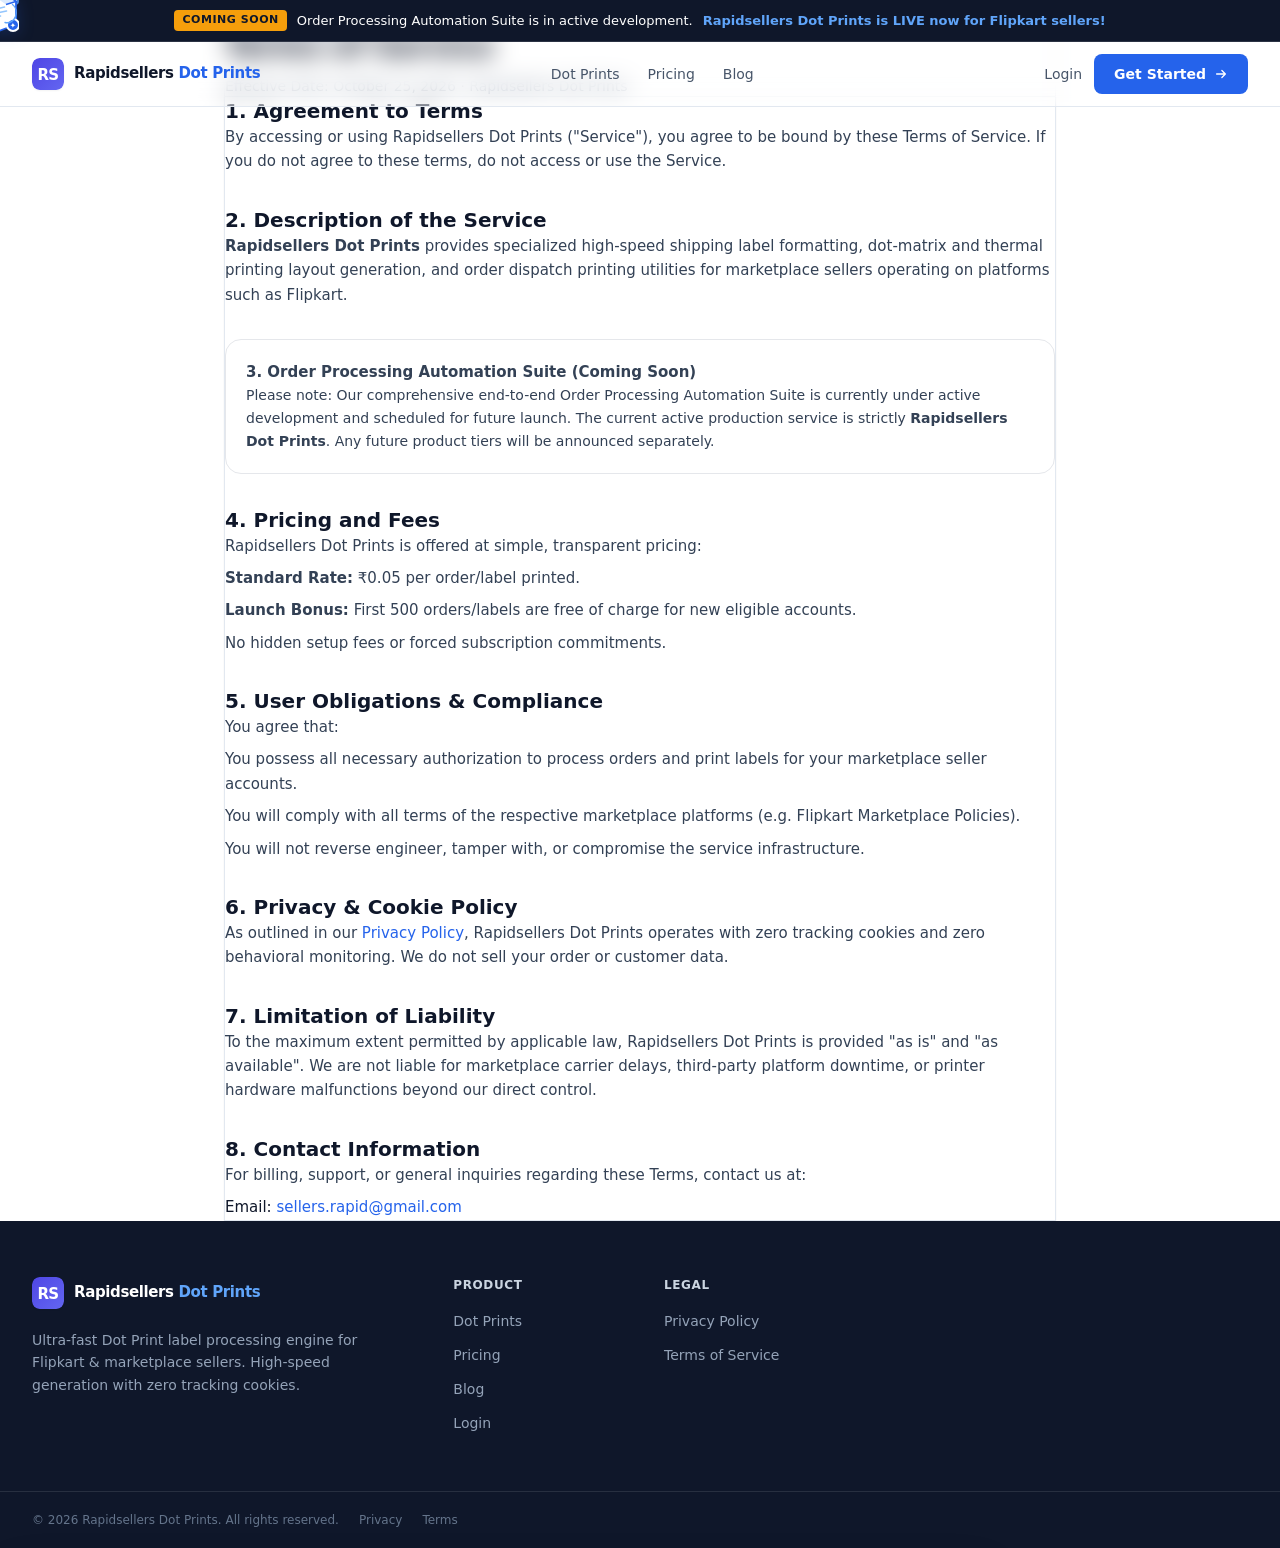
<file: terms/index.html>
<!DOCTYPE html><html lang="en"> <head><meta charset="UTF-8"><meta name="viewport" content="width=device-width, initial-scale=1.0"><meta name="description" content="Terms of Service for Rapidsellers Dot Prints — High-speed marketplace shipping label printing for Flipkart and multi-channel sellers."><title>Terms of Service — Rapidsellers Dot Prints</title><link rel="icon" type="image/svg+xml" href="/favicon.svg"><link rel="preconnect" href="https://fonts.googleapis.com"><link rel="preconnect" href="https://fonts.gstatic.com" crossorigin><link rel="stylesheet" href="/_astro/faster-deals-automation.D9K2PXtb.css"><link rel="stylesheet" href="/_astro/index.BEs_39U-.css"><style>html,html *{cursor:none!important}#pf-cursor,#pf-trail,#pf-trail-2,#pf-trail-3,#pf-label,#pf-ring{position:fixed;top:0;left:0;pointer-events:none;z-index:99999;will-change:transform}#pf-cursor{margin:-6px 0 0 -15px}#pf-cursor-svg{transition:transform .22s cubic-bezier(.34,1.56,.64,1),filter .25s ease;filter:drop-shadow(0 2px 8px rgba(37,99,235,.22));transform-origin:15px 6px}#pf-cursor:before{content:"";position:absolute;inset:2px 1px auto auto;width:8px;height:8px;border-radius:999px;background:radial-gradient(circle,#fffffff2 0 28%,#60a5fad9 30% 100%);filter:blur(.2px);opacity:.95;transform:translate(1px,1px)}#pfc-body,#pfc-fold-bg,#pfc-fold-border,#pfc-l1,#pfc-l2,#pfc-l3,#pfc-orbit,#pfc-glint{transition:stroke .25s ease,fill .25s ease}#pfc-dot{transition:fill .25s ease,r .2s ease}#pf-trail{width:5px;height:5px;border-radius:50%;background:#2563eb;opacity:.3;margin:-2.5px 0 0 -2.5px;transition:background .3s ease;z-index:99998}#pf-trail-2,#pf-trail-3{width:10px;height:10px;border-radius:50%;background:#2563eb2e;margin:-5px 0 0 -5px;z-index:99997;filter:blur(.3px)}#pf-trail-3{width:16px;height:16px;margin:-8px 0 0 -8px;background:#2563eb14;z-index:99996}#pf-label{font-family:Inter,system-ui,sans-serif;font-size:9.5px;font-weight:800;letter-spacing:.07em;text-transform:uppercase;color:#fff;background:#2563eb;padding:3px 9px 3px 8px;border-radius:20px;white-space:nowrap;opacity:0;margin:-6px 0 0 22px;transition:opacity .18s ease,background .25s ease;z-index:99999}#pf-label.pfc-visible{opacity:1}#pf-ring{width:0;height:0;border-radius:50%;border:2px solid rgba(37,99,235,.55);opacity:0;margin:0;z-index:99997}#pf-ring.pfc-burst{animation:pfBurst .5s cubic-bezier(.22,1,.36,1) forwards}@keyframes pfBurst{0%{width:0;height:0;margin:0;opacity:1}70%{width:58px;height:58px;margin:-29px 0 0 -29px;opacity:.55}to{width:74px;height:74px;margin:-37px 0 0 -37px;opacity:0}}#pf-cursor.pfc-clicking #pf-cursor-svg{transform:scale(.88) rotate(-6deg)!important}#pf-cursor.pfc-surge #pf-cursor-svg{animation:pfSurge .65s cubic-bezier(.2,1,.2,1)}@keyframes pfSurge{0%{transform:scale(1) rotate(0)}30%{transform:scale(1.18) rotate(7deg)}65%{transform:scale(.95) rotate(-4deg)}to{transform:scale(1) rotate(0)}}#pf-cursor.pfc-hidden,#pf-trail.pfc-hidden,#pf-label.pfc-hidden{opacity:0!important}input,textarea,select{cursor:text!important}</style><script type="module" src="/_astro/hoisted.DUof4vRk.js"></script></head> <body> <div id="pf-cursor" aria-hidden="true"><svg id="pf-cursor-svg" width="34" height="40" viewBox="0 0 34 40" fill="none" xmlns="http://www.w3.org/2000/svg"><path d="M4 7.5 L22.5 2.5 L28 8.5 L28 31.5 L9.5 34.5 L4 28.5 Z" fill="rgba(37,99,235,0.08)"></path><path id="pfc-body" d="M2.5 5.5 L21 0.5 L31 7.5 L31 30.5 L12.5 37.5 L2.5 30.5 Z" fill="#ffffff" stroke="#2563eb" stroke-width="1.8"></path><path id="pfc-fold-bg" d="M21 0.5 L31 7.5 L21 10.5 L11 3.5 Z" fill="#dbeafe"></path><path id="pfc-fold-border" d="M21 0.5 L31 7.5 L21 10.5" stroke="#2563eb" stroke-width="1.4" fill="none"></path><path d="M21 0.5 L11 3.5" stroke="#2563eb" stroke-width="1.4"></path><line id="pfc-l1" x1="7" y1="16" x2="19.5" y2="13" stroke="#93c5fd" stroke-width="1.6" stroke-linecap="round"></line><line id="pfc-l2" x1="7" y1="20" x2="21.5" y2="17" stroke="#93c5fd" stroke-width="1.6" stroke-linecap="round"></line><line id="pfc-l3" x1="7" y1="24" x2="15.5" y2="22" stroke="#93c5fd" stroke-width="1.6" stroke-linecap="round"></line><circle id="pfc-dot" cx="28" cy="31" r="6" fill="#2563eb" stroke="#fff" stroke-width="2"></circle><path id="pfc-orbit" d="M27.5 10.5 C31 13, 32 18, 30.5 22.5 C29 27, 24.5 29.5, 20 28.5" stroke="#60a5fa" stroke-width="1.4" stroke-linecap="round" fill="none"></path><circle id="pfc-glint" cx="24" cy="6.5" r="1.6" fill="#dbeafe"></circle><text id="pfc-icon" x="28" y="34.2" text-anchor="middle" font-size="7.5" fill="white" font-family="system-ui, sans-serif" font-weight="700"></text></svg></div><div id="pf-trail" aria-hidden="true"></div><div id="pf-trail-2" aria-hidden="true"></div><div id="pf-trail-3" aria-hidden="true"></div><div id="pf-label" aria-hidden="true"></div><div id="pf-ring" aria-hidden="true"></div> <header id="navbar" class="fixed top-0 left-0 right-0 z-50 transition-all duration-300 bg-white/95 backdrop-blur-md border-b border-border"> <div id="coming-soon-banner" style="background-color: #0f172a; color: #ffffff; padding: 10px 16px; border-bottom: 1px solid rgba(255, 255, 255, 0.12); font-size: 13px; line-height: 1.5; text-align: center;"> <div style="max-width: 1280px; margin: 0 auto; display: flex; align-items: center; justify-content: center; gap: 10px; flex-wrap: wrap;"> <span style="background-color: #f59e0b; color: #0f172a; font-weight: 800; font-size: 11px; padding: 2px 8px; border-radius: 4px; text-transform: uppercase; letter-spacing: 0.05em; display: inline-flex; align-items: center;">Coming Soon</span> <span style="color: #ffffff; font-weight: 500;">Order Processing Automation Suite is in active development.</span> <span style="color: #64748b;" class="hidden sm:inline">•</span> <span style="color: #60a5fa; font-weight: 700;">Rapidsellers Dot Prints is LIVE now for Flipkart sellers!</span> </div> </div> <nav class="max-w-7xl mx-auto px-4 sm:px-6 lg:px-8"> <div class="flex items-center justify-between h-16"> <a href="/" class="flex items-center gap-2.5 flex-shrink-0 group"> <svg width="32" height="32" viewBox="0 0 64 64" fill="none" xmlns="http://www.w3.org/2000/svg" class="shrink-0 select-none rounded-lg shadow-sm group-hover:shadow-brand-300/40 transition-shadow duration-300"> <defs> <linearGradient id="rs-logo-grad" x1="0%" y1="0%" x2="100%" y2="100%"> <stop offset="0%" stop-color="#4f46e5" /> <stop offset="100%" stop-color="#6366f1" /> </linearGradient> </defs> <rect width="64" height="64" rx="14" fill="url(#rs-logo-grad)" /> <text x="32" y="43" fill="#ffffff" font-family="system-ui, -apple-system, BlinkMacSystemFont, 'Segoe UI', Roboto, sans-serif" font-size="30" font-weight="800" letter-spacing="-1.5" text-anchor="middle">RS</text> </svg> <span class="text-[15px] font-bold tracking-tight text-ink">Rapidsellers <span class="text-brand-600">Dot Prints</span></span> </a> <ul class="hidden md:flex items-center gap-1"> <li class="relative dropdown-trigger"> <a href="/" class="nav-link px-3 py-2 rounded-md hover:bg-surface transition-colors">Dot Prints</a> </li> <li class="relative dropdown-trigger"> <a href="/pricing" class="nav-link px-3 py-2 rounded-md hover:bg-surface transition-colors">Pricing</a> </li> <li class="relative dropdown-trigger"> <a href="/blog" class="nav-link px-3 py-2 rounded-md hover:bg-surface transition-colors">Blog</a> </li> </ul> <div class="hidden md:flex items-center gap-3"> <a href="https://app.rapidsellers.online" class="btn-ghost text-sm text-slate-600 hover:text-ink font-medium">Login</a> <a href="/pricing" class="btn-primary text-sm"> Get Started <svg class="w-3.5 h-3.5" fill="none" viewBox="0 0 16 16"><path d="M3 8h10M9 4l4 4-4 4" stroke="currentColor" stroke-width="1.5" stroke-linecap="round" stroke-linejoin="round"></path></svg> </a> </div> <button id="menu-btn" class="md:hidden p-2 rounded-lg hover:bg-surface transition-colors" aria-label="Menu"> <svg class="w-5 h-5 text-ink" fill="none" viewBox="0 0 20 20"><path d="M3 5h14M3 10h14M3 15h14" stroke="currentColor" stroke-width="1.5" stroke-linecap="round"></path></svg> </button> </div> <div id="mobile-menu" class="hidden md:hidden border-t border-border pb-4 pt-3"> <div class="space-y-1"> <a href="/" class="flex px-3 py-2 rounded-lg text-sm text-ink hover:bg-surface">Dot Prints</a> <a href="/pricing" class="flex px-3 py-2 rounded-lg text-sm text-ink hover:bg-surface">Pricing</a> <a href="/blog" class="flex px-3 py-2 rounded-lg text-sm text-ink hover:bg-surface">Blog</a> </div> <div class="px-3 pt-3 border-t border-border mt-3 space-y-2"> <a href="https://app.rapidsellers.online" class="block text-center py-2 text-sm font-medium text-ink">Login</a> <a href="/pricing" class="btn-primary w-full justify-center">Get Started</a> </div> </div> </nav> </header> <main class="pt-32 pb-24 min-h-screen bg-slate-50/50"> <div class="max-w-4xl mx-auto px-4 sm:px-6 lg:px-8"> <div class="bg-white rounded-3xl border border-border shadow-sm p-8 sm:p-12"> <div class="border-b border-border pb-8 mb-8"> <span class="section-label mb-3 inline-flex"><span class="w-1.5 h-1.5 rounded-full bg-brand-500 animate-pulse-slow"></span> Agreement</span> <h1 class="text-3xl sm:text-5xl font-black text-ink tracking-tight">Terms of Service</h1> <p class="text-muted text-sm mt-3">Effective Date: October 25, 2026 · Rapidsellers Dot Prints</p> </div> <div class="prose prose-slate max-w-none text-slate-700 space-y-8 text-[15px] leading-relaxed"> <div> <h2 class="text-xl font-bold text-ink mb-3">1. Agreement to Terms</h2> <p> By accessing or using Rapidsellers Dot Prints ("Service"), you agree to be bound by these Terms of Service. If you do not agree to these terms, do not access or use the Service. </p> </div> <div> <h2 class="text-xl font-bold text-ink mb-3">2. Description of the Service</h2> <p> <strong>Rapidsellers Dot Prints</strong> provides specialized high-speed shipping label formatting, dot-matrix and thermal printing layout generation, and order dispatch printing utilities for marketplace sellers operating on platforms such as Flipkart. </p> </div> <div class="p-5 rounded-2xl bg-amber-50 border border-amber-200 text-amber-900"> <h2 class="text-base font-bold mb-1">3. Order Processing Automation Suite (Coming Soon)</h2> <p class="text-sm leading-relaxed"> Please note: Our comprehensive end-to-end Order Processing Automation Suite is currently under active development and scheduled for future launch. The current active production service is strictly <strong>Rapidsellers Dot Prints</strong>. Any future product tiers will be announced separately. </p> </div> <div> <h2 class="text-xl font-bold text-ink mb-3">4. Pricing and Fees</h2> <p> Rapidsellers Dot Prints is offered at simple, transparent pricing: </p> <ul class="list-disc pl-6 space-y-2 mt-2"> <li><strong>Standard Rate:</strong> ₹0.05 per order/label printed.</li> <li><strong>Launch Bonus:</strong> First 500 orders/labels are free of charge for new eligible accounts.</li> <li>No hidden setup fees or forced subscription commitments.</li> </ul> </div> <div> <h2 class="text-xl font-bold text-ink mb-3">5. User Obligations &amp; Compliance</h2> <p> You agree that: </p> <ul class="list-disc pl-6 space-y-2 mt-2"> <li>You possess all necessary authorization to process orders and print labels for your marketplace seller accounts.</li> <li>You will comply with all terms of the respective marketplace platforms (e.g. Flipkart Marketplace Policies).</li> <li>You will not reverse engineer, tamper with, or compromise the service infrastructure.</li> </ul> </div> <div> <h2 class="text-xl font-bold text-ink mb-3">6. Privacy &amp; Cookie Policy</h2> <p> As outlined in our <a href="/privacy" class="text-brand-600 hover:text-brand-700 underline font-medium">Privacy Policy</a>, Rapidsellers Dot Prints operates with zero tracking cookies and zero behavioral monitoring. We do not sell your order or customer data. </p> </div> <div> <h2 class="text-xl font-bold text-ink mb-3">7. Limitation of Liability</h2> <p> To the maximum extent permitted by applicable law, Rapidsellers Dot Prints is provided "as is" and "as available". We are not liable for marketplace carrier delays, third-party platform downtime, or printer hardware malfunctions beyond our direct control. </p> </div> <div> <h2 class="text-xl font-bold text-ink mb-3">8. Contact Information</h2> <p> For billing, support, or general inquiries regarding these Terms, contact us at: </p> <p class="mt-2 font-medium text-ink"> Email: <a href="mailto:sellers.rapid@gmail.com" class="text-brand-600 hover:text-brand-700 underline">sellers.rapid@gmail.com</a> </p> </div> </div> </div> </div> </main> <footer class="bg-ink text-white"> <div class="max-w-7xl mx-auto px-4 sm:px-6 lg:px-8 py-14"> <div class="grid grid-cols-2 md:grid-cols-6 gap-8 lg:gap-12"> <div class="col-span-2"> <a href="/" class="flex items-center gap-2.5 group mb-5"> <svg width="32" height="32" viewBox="0 0 64 64" fill="none" xmlns="http://www.w3.org/2000/svg" class="shrink-0 select-none rounded-lg shadow-sm"> <defs> <linearGradient id="rs-logo-grad-footer" x1="0%" y1="0%" x2="100%" y2="100%"> <stop offset="0%" stop-color="#4f46e5" /> <stop offset="100%" stop-color="#6366f1" /> </linearGradient> </defs> <rect width="64" height="64" rx="14" fill="url(#rs-logo-grad-footer)" /> <text x="32" y="43" fill="#ffffff" font-family="system-ui, -apple-system, BlinkMacSystemFont, 'Segoe UI', Roboto, sans-serif" font-size="30" font-weight="800" letter-spacing="-1.5" text-anchor="middle">RS</text> </svg> <span class="text-[15px] font-bold tracking-tight text-white">Rapidsellers <span class="text-brand-400">Dot Prints</span></span> </a> <p class="text-slate-400 text-sm leading-relaxed mb-6"> Ultra-fast Dot Print label processing engine for Flipkart &amp; marketplace sellers. High-speed generation with zero tracking cookies. </p> </div> <div class="col-span-1"> <h3 class="text-xs font-semibold text-slate-300 uppercase tracking-wider mb-4">Product</h3> <ul class="space-y-2.5"> <li><a href="/" class="text-sm text-slate-400 hover:text-white transition-colors">Dot Prints</a></li> <li><a href="/pricing" class="text-sm text-slate-400 hover:text-white transition-colors">Pricing</a></li> <li><a href="/blog" class="text-sm text-slate-400 hover:text-white transition-colors">Blog</a></li><li><a href="https://app.rapidsellers.online" class="text-sm text-slate-400 hover:text-white transition-colors">Login</a></li> </ul> </div> <div class="col-span-1"> <h3 class="text-xs font-semibold text-slate-300 uppercase tracking-wider mb-4">Legal</h3> <ul class="space-y-2.5"> <li><a href="/privacy" class="text-sm text-slate-400 hover:text-white transition-colors">Privacy Policy</a></li> <li><a href="/terms" class="text-sm text-slate-400 hover:text-white transition-colors">Terms of Service</a></li> </ul> </div> </div> </div> <div class="border-t border-white/10"> <div class="max-w-7xl mx-auto px-4 sm:px-6 lg:px-8 py-5"> <div class="flex flex-col sm:flex-row items-center justify-between gap-4"> <div class="flex flex-wrap items-center gap-x-5 gap-y-2 text-xs text-slate-500"> <span>© 2026 Rapidsellers Dot Prints. All rights reserved.</span> <a href="/privacy" class="hover:text-slate-300 transition-colors">Privacy</a> <a href="/terms" class="hover:text-slate-300 transition-colors">Terms</a> </div> </div> </div> </div> </footer> <!-- Zero Cookie Permission / Notice Prompt --> <div id="cookie-notice-banner" class="fixed bottom-4 right-4 left-4 sm:left-auto sm:max-w-md bg-white/95 backdrop-blur-md border border-slate-200 shadow-2xl rounded-2xl p-4 z-50 transition-all duration-300 transform translate-y-0" role="region" aria-label="Cookie and Privacy Notice"> <div class="flex items-start gap-3"> <div class="w-8 h-8 rounded-lg bg-brand-50 flex items-center justify-center flex-shrink-0 text-brand-600 mt-0.5"> <svg class="w-5 h-5" fill="none" viewBox="0 0 24 24" stroke="currentColor"><path stroke-linecap="round" stroke-linejoin="round" stroke-width="2" d="M9 12l2 2 4-4m5.618-4.016A11.955 11.955 0 0112 2.944a11.955 11.955 0 01-8.618 3.04A12.02 12.02 0 003 9c0 5.591 3.824 10.29 9 11.622 5.176-1.332 9-6.03 9-11.622 0-1.042-.133-2.052-.382-3.016z" /></svg> </div> <div class="flex-1 text-xs text-slate-600 leading-relaxed"> <p class="font-semibold text-slate-900 mb-0.5">100% Cookie-Free Platform</p> <p>Rapidsellers Dot Prints does <strong>not</strong> collect or store any cookies or tracking scripts. Your browsing and operations remain entirely private. <a href="/privacy" class="text-brand-600 hover:text-brand-700 underline font-medium">Read Policy</a></p> </div> <button id="dismiss-cookie-btn" class="px-3 py-1.5 bg-brand-600 hover:bg-brand-500 text-white text-xs font-semibold rounded-lg shadow-sm transition-colors flex-shrink-0"> Got it </button> </div> </div> <script> (function() { var banner = document.getElementById('cookie-notice-banner'); var btn = document.getElementById('dismiss-cookie-btn'); if (localStorage.getItem('rp_cookies_acknowledged') === 'true') { if (banner) banner.style.display = 'none'; } else if (btn && banner) { btn.addEventListener('click', function() { localStorage.setItem('rp_cookies_acknowledged', 'true'); banner.style.opacity = '0'; banner.style.transform = 'translateY(12px)'; setTimeout(function() { banner.style.display = 'none'; }, 300); }); } })(); </script> <!--Start of Tawk.to Script-->
<script type=text/javascript>
var Tawk_API=Tawk_API||{}, Tawk_LoadStart=new Date();
(function(){
var s1=document.createElement("script"),s0=document.getElementsByTagName("script")[0];
s1.async=true;
s1.src='https://embed.tawk.to/6addc4d5efcdc3347a86fb9a/1k5p4hpi2';
s1.charset='UTF-8';
s1.setAttribute('crossorigin','*');
s0.parentNode.insertBefore(s1,s0);
})();
</script>
<!--End of Tawk.to Script-->
</body> </html>
</file>
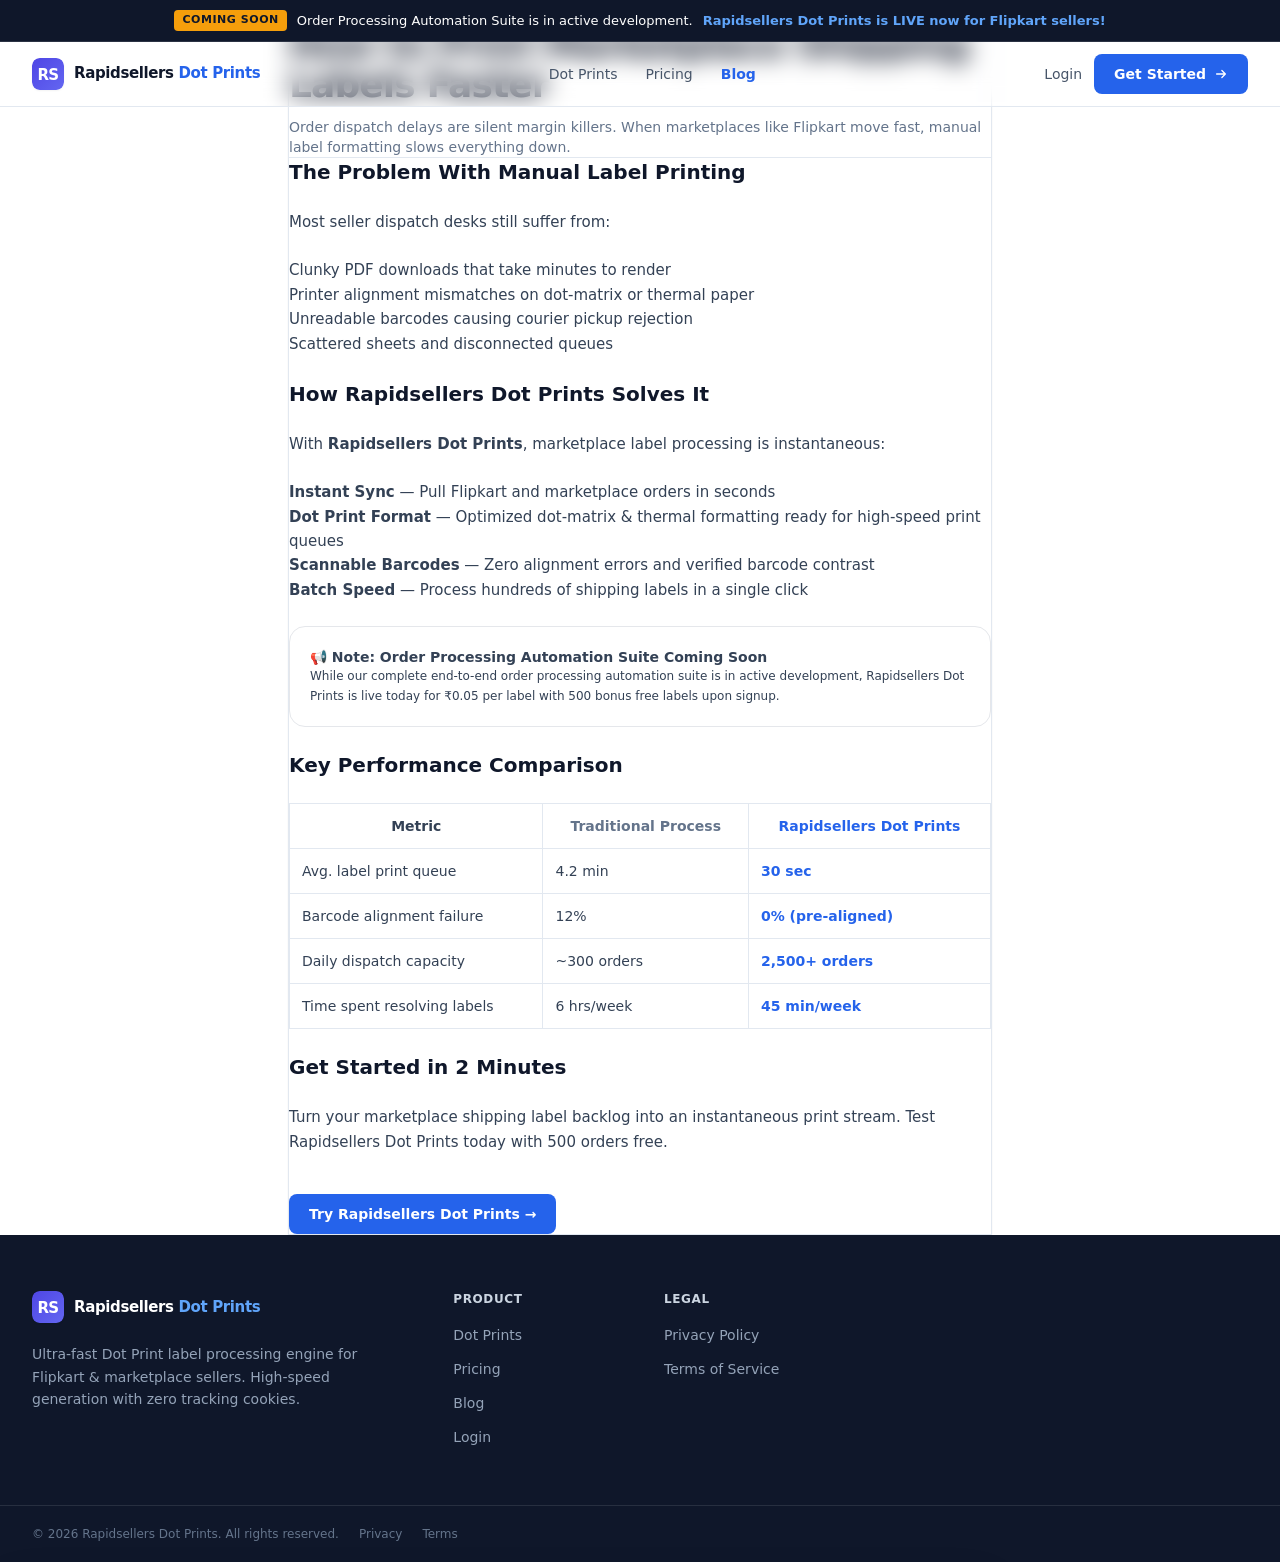
<file: blog/faster-deals-automation/index.html>
<!DOCTYPE html><html lang="en"> <head><meta charset="UTF-8"><meta name="viewport" content="width=device-width, initial-scale=1.0"><meta name="description" content="A practical guide to high-speed Flipkart Dot Prints, barcode verification, and eliminating dispatch printing bottlenecks — Rapidsellers Dot Prints."><title>How to Print Marketplace Shipping Labels Faster — Rapidsellers Dot Prints</title><link rel="icon" type="image/svg+xml" href="/favicon.svg"><link rel="preconnect" href="https://fonts.googleapis.com"><link rel="preconnect" href="https://fonts.gstatic.com" crossorigin><link rel="stylesheet" href="/_astro/index.BEs_39U-.css"><link rel="stylesheet" href="/_astro/faster-deals-automation.D9K2PXtb.css"><script type="module" src="/_astro/hoisted.BjCrbnzM.js"></script></head> <body> <header id="navbar" class="fixed top-0 left-0 right-0 z-50 transition-all duration-300 bg-white/95 backdrop-blur-md border-b border-border"> <div id="coming-soon-banner" style="background-color: #0f172a; color: #ffffff; padding: 10px 16px; border-bottom: 1px solid rgba(255, 255, 255, 0.12); font-size: 13px; line-height: 1.5; text-align: center;"> <div style="max-width: 1280px; margin: 0 auto; display: flex; align-items: center; justify-content: center; gap: 10px; flex-wrap: wrap;"> <span style="background-color: #f59e0b; color: #0f172a; font-weight: 800; font-size: 11px; padding: 2px 8px; border-radius: 4px; text-transform: uppercase; letter-spacing: 0.05em; display: inline-flex; align-items: center;">Coming Soon</span> <span style="color: #ffffff; font-weight: 500;">Order Processing Automation Suite is in active development.</span> <span style="color: #64748b;" class="hidden sm:inline">•</span> <span style="color: #60a5fa; font-weight: 700;">Rapidsellers Dot Prints is LIVE now for Flipkart sellers!</span> </div> </div> <nav class="max-w-7xl mx-auto px-4 sm:px-6 lg:px-8"> <div class="flex items-center justify-between h-16"> <a href="/" class="flex items-center gap-2.5 flex-shrink-0 group"> <svg width="32" height="32" viewBox="0 0 64 64" fill="none" xmlns="http://www.w3.org/2000/svg" class="shrink-0 select-none rounded-lg shadow-sm group-hover:shadow-brand-300/40 transition-shadow duration-300"> <defs> <linearGradient id="rs-logo-grad" x1="0%" y1="0%" x2="100%" y2="100%"> <stop offset="0%" stop-color="#4f46e5" /> <stop offset="100%" stop-color="#6366f1" /> </linearGradient> </defs> <rect width="64" height="64" rx="14" fill="url(#rs-logo-grad)" /> <text x="32" y="43" fill="#ffffff" font-family="system-ui, -apple-system, BlinkMacSystemFont, 'Segoe UI', Roboto, sans-serif" font-size="30" font-weight="800" letter-spacing="-1.5" text-anchor="middle">RS</text> </svg> <span class="text-[15px] font-bold tracking-tight text-ink">Rapidsellers <span class="text-brand-600">Dot Prints</span></span> </a> <ul class="hidden md:flex items-center gap-1"> <li class="relative dropdown-trigger"> <a href="/" class="nav-link px-3 py-2 rounded-md hover:bg-surface transition-colors">Dot Prints</a> </li> <li class="relative dropdown-trigger"> <a href="/pricing" class="nav-link px-3 py-2 rounded-md hover:bg-surface transition-colors">Pricing</a> </li> <li class="relative dropdown-trigger"> <a href="/blog" class="nav-link px-3 py-2 rounded-md hover:bg-surface transition-colors text-brand-600 font-semibold">Blog</a> </li> </ul> <div class="hidden md:flex items-center gap-3"> <a href="https://app.rapidsellers.online" class="btn-ghost text-sm text-slate-600 hover:text-ink font-medium">Login</a> <a href="/pricing" class="btn-primary text-sm"> Get Started <svg class="w-3.5 h-3.5" fill="none" viewBox="0 0 16 16"><path d="M3 8h10M9 4l4 4-4 4" stroke="currentColor" stroke-width="1.5" stroke-linecap="round" stroke-linejoin="round"></path></svg> </a> </div> <button id="menu-btn" class="md:hidden p-2 rounded-lg hover:bg-surface transition-colors" aria-label="Menu"> <svg class="w-5 h-5 text-ink" fill="none" viewBox="0 0 20 20"><path d="M3 5h14M3 10h14M3 15h14" stroke="currentColor" stroke-width="1.5" stroke-linecap="round"></path></svg> </button> </div> <div id="mobile-menu" class="hidden md:hidden border-t border-border pb-4 pt-3"> <div class="space-y-1"> <a href="/" class="flex px-3 py-2 rounded-lg text-sm text-ink hover:bg-surface">Dot Prints</a> <a href="/pricing" class="flex px-3 py-2 rounded-lg text-sm text-ink hover:bg-surface">Pricing</a> <a href="/blog" class="flex px-3 py-2 rounded-lg text-sm text-ink hover:bg-surface font-semibold text-brand-600">Blog</a> </div> <div class="px-3 pt-3 border-t border-border mt-3 space-y-2"> <a href="https://app.rapidsellers.online" class="block text-center py-2 text-sm font-medium text-ink">Login</a> <a href="/pricing" class="btn-primary w-full justify-center">Get Started</a> </div> </div> </nav> </header> <main class="pt-32 pb-24 min-h-screen bg-slate-50/50"> <div class="max-w-3xl mx-auto px-4 sm:px-6 lg:px-8"> <div class="bg-white rounded-3xl border border-border shadow-sm p-8 sm:p-12"> <div class="mb-8 border-b border-border pb-6"> <div class="flex items-center gap-2 mb-3"> <a href="/blog" class="text-xs font-semibold text-brand-600 hover:underline">← All Guides</a> <span class="text-slate-300">/</span> <span class="text-xs font-semibold px-2 py-0.5 rounded bg-brand-50 text-brand-700">Dot Prints</span> </div> <h1 class="text-3xl sm:text-4xl font-black text-ink tracking-tight leading-tight">How to Print Marketplace Shipping Labels Faster</h1> <p class="text-muted text-sm mt-3">Order dispatch delays are silent margin killers. When marketplaces like Flipkart move fast, manual label formatting slows everything down.</p> </div> <article class="prose prose-slate max-w-none text-slate-700 space-y-6 text-[15px] leading-relaxed"> <h2 class="text-xl font-bold text-ink">The Problem With Manual Label Printing</h2> <p>Most seller dispatch desks still suffer from:</p> <ul class="list-disc pl-6 space-y-1.5"> <li>Clunky PDF downloads that take minutes to render</li> <li>Printer alignment mismatches on dot-matrix or thermal paper</li> <li>Unreadable barcodes causing courier pickup rejection</li> <li>Scattered sheets and disconnected queues</li> </ul> <h2 class="text-xl font-bold text-ink">How Rapidsellers Dot Prints Solves It</h2> <p>With <strong>Rapidsellers Dot Prints</strong>, marketplace label processing is instantaneous:</p> <ol class="list-decimal pl-6 space-y-1.5"> <li><strong>Instant Sync</strong> — Pull Flipkart and marketplace orders in seconds</li> <li><strong>Dot Print Format</strong> — Optimized dot-matrix &amp; thermal formatting ready for high-speed print queues</li> <li><strong>Scannable Barcodes</strong> — Zero alignment errors and verified barcode contrast</li> <li><strong>Batch Speed</strong> — Process hundreds of shipping labels in a single click</li> </ol> <div class="p-5 rounded-2xl bg-amber-50 border border-amber-200 text-amber-950 my-6"> <p class="font-bold text-sm mb-1">📢 Note: Order Processing Automation Suite Coming Soon</p> <p class="text-xs leading-relaxed">While our complete end-to-end order processing automation suite is in active development, Rapidsellers Dot Prints is live today for ₹0.05 per label with 500 bonus free labels upon signup.</p> </div> <h2 class="text-xl font-bold text-ink">Key Performance Comparison</h2> <div class="overflow-x-auto my-4"> <table class="w-full text-left border-collapse border border-border text-sm"> <thead> <tr class="bg-surface"> <th class="p-3 border border-border font-semibold">Metric</th> <th class="p-3 border border-border font-semibold text-slate-500">Traditional Process</th> <th class="p-3 border border-border font-semibold text-brand-600">Rapidsellers Dot Prints</th> </tr> </thead> <tbody> <tr> <td class="p-3 border border-border font-medium">Avg. label print queue</td> <td class="p-3 border border-border">4.2 min</td> <td class="p-3 border border-border font-bold text-brand-600">30 sec</td> </tr> <tr> <td class="p-3 border border-border font-medium">Barcode alignment failure</td> <td class="p-3 border border-border">12%</td> <td class="p-3 border border-border font-bold text-brand-600">0% (pre-aligned)</td> </tr> <tr> <td class="p-3 border border-border font-medium">Daily dispatch capacity</td> <td class="p-3 border border-border">~300 orders</td> <td class="p-3 border border-border font-bold text-brand-600">2,500+ orders</td> </tr> <tr> <td class="p-3 border border-border font-medium">Time spent resolving labels</td> <td class="p-3 border border-border">6 hrs/week</td> <td class="p-3 border border-border font-bold text-brand-600">45 min/week</td> </tr> </tbody> </table> </div> <h2 class="text-xl font-bold text-ink">Get Started in 2 Minutes</h2> <p>Turn your marketplace shipping label backlog into an instantaneous print stream. Test Rapidsellers Dot Prints today with 500 orders free.</p> <p class="pt-4"><a href="/pricing" class="btn-primary inline-flex items-center gap-2 text-sm px-5 py-2.5">Try Rapidsellers Dot Prints →</a></p> </article> </div> </div> </main> <footer class="bg-ink text-white"> <div class="max-w-7xl mx-auto px-4 sm:px-6 lg:px-8 py-14"> <div class="grid grid-cols-2 md:grid-cols-6 gap-8 lg:gap-12"> <div class="col-span-2"> <a href="/" class="flex items-center gap-2.5 group mb-5"> <svg width="32" height="32" viewBox="0 0 64 64" fill="none" xmlns="http://www.w3.org/2000/svg" class="shrink-0 select-none rounded-lg shadow-sm"> <defs> <linearGradient id="rs-logo-grad-footer" x1="0%" y1="0%" x2="100%" y2="100%"> <stop offset="0%" stop-color="#4f46e5" /> <stop offset="100%" stop-color="#6366f1" /> </linearGradient> </defs> <rect width="64" height="64" rx="14" fill="url(#rs-logo-grad-footer)" /> <text x="32" y="43" fill="#ffffff" font-family="system-ui, -apple-system, BlinkMacSystemFont, 'Segoe UI', Roboto, sans-serif" font-size="30" font-weight="800" letter-spacing="-1.5" text-anchor="middle">RS</text> </svg> <span class="text-[15px] font-bold tracking-tight text-white">Rapidsellers <span class="text-brand-400">Dot Prints</span></span> </a> <p class="text-slate-400 text-sm leading-relaxed mb-6"> Ultra-fast Dot Print label processing engine for Flipkart &amp; marketplace sellers. High-speed generation with zero tracking cookies. </p> </div> <div class="col-span-1"> <h3 class="text-xs font-semibold text-slate-300 uppercase tracking-wider mb-4">Product</h3> <ul class="space-y-2.5"> <li><a href="/" class="text-sm text-slate-400 hover:text-white transition-colors">Dot Prints</a></li> <li><a href="/pricing" class="text-sm text-slate-400 hover:text-white transition-colors">Pricing</a></li> <li><a href="/blog" class="text-sm text-slate-400 hover:text-white transition-colors">Blog</a></li><li><a href="https://app.rapidsellers.online" class="text-sm text-slate-400 hover:text-white transition-colors">Login</a></li> </ul> </div> <div class="col-span-1"> <h3 class="text-xs font-semibold text-slate-300 uppercase tracking-wider mb-4">Legal</h3> <ul class="space-y-2.5"> <li><a href="/privacy" class="text-sm text-slate-400 hover:text-white transition-colors">Privacy Policy</a></li> <li><a href="/terms" class="text-sm text-slate-400 hover:text-white transition-colors">Terms of Service</a></li> </ul> </div> </div> </div> <div class="border-t border-white/10"> <div class="max-w-7xl mx-auto px-4 sm:px-6 lg:px-8 py-5"> <div class="flex flex-col sm:flex-row items-center justify-between gap-4"> <div class="flex flex-wrap items-center gap-x-5 gap-y-2 text-xs text-slate-500"> <span>© 2026 Rapidsellers Dot Prints. All rights reserved.</span> <a href="/privacy" class="hover:text-slate-300 transition-colors">Privacy</a> <a href="/terms" class="hover:text-slate-300 transition-colors">Terms</a> </div> </div> </div> </div> </footer> <!-- Zero Cookie Permission / Notice Prompt --> <div id="cookie-notice-banner" class="fixed bottom-4 right-4 left-4 sm:left-auto sm:max-w-md bg-white/95 backdrop-blur-md border border-slate-200 shadow-2xl rounded-2xl p-4 z-50 transition-all duration-300 transform translate-y-0" role="region" aria-label="Cookie and Privacy Notice"> <div class="flex items-start gap-3"> <div class="w-8 h-8 rounded-lg bg-brand-50 flex items-center justify-center flex-shrink-0 text-brand-600 mt-0.5"> <svg class="w-5 h-5" fill="none" viewBox="0 0 24 24" stroke="currentColor"><path stroke-linecap="round" stroke-linejoin="round" stroke-width="2" d="M9 12l2 2 4-4m5.618-4.016A11.955 11.955 0 0112 2.944a11.955 11.955 0 01-8.618 3.04A12.02 12.02 0 003 9c0 5.591 3.824 10.29 9 11.622 5.176-1.332 9-6.03 9-11.622 0-1.042-.133-2.052-.382-3.016z" /></svg> </div> <div class="flex-1 text-xs text-slate-600 leading-relaxed"> <p class="font-semibold text-slate-900 mb-0.5">100% Cookie-Free Platform</p> <p>Rapidsellers Dot Prints does <strong>not</strong> collect or store any cookies or tracking scripts. Your browsing and operations remain entirely private. <a href="/privacy" class="text-brand-600 hover:text-brand-700 underline font-medium">Read Policy</a></p> </div> <button id="dismiss-cookie-btn" class="px-3 py-1.5 bg-brand-600 hover:bg-brand-500 text-white text-xs font-semibold rounded-lg shadow-sm transition-colors flex-shrink-0"> Got it </button> </div> </div> <script> (function() { var banner = document.getElementById('cookie-notice-banner'); var btn = document.getElementById('dismiss-cookie-btn'); if (localStorage.getItem('rp_cookies_acknowledged') === 'true') { if (banner) banner.style.display = 'none'; } else if (btn && banner) { btn.addEventListener('click', function() { localStorage.setItem('rp_cookies_acknowledged', 'true'); banner.style.opacity = '0'; banner.style.transform = 'translateY(12px)'; setTimeout(function() { banner.style.display = 'none'; }, 300); }); } })(); </script> <!--Start of Tawk.to Script-->
<script type=text/javascript>
var Tawk_API=Tawk_API||{}, Tawk_LoadStart=new Date();
(function(){
var s1=document.createElement("script"),s0=document.getElementsByTagName("script")[0];
s1.async=true;
s1.src='https://embed.tawk.to/6addc4d5efcdc3347a86fb9a/1k5p4hpi2';
s1.charset='UTF-8';
s1.setAttribute('crossorigin','*');
s0.parentNode.insertBefore(s1,s0);
})();
</script>
<!--End of Tawk.to Script-->
</body> </html>
</file>
<file: _astro/faster-deals-automation.D9K2PXtb.css>
*,:before,:after{--tw-border-spacing-x: 0;--tw-border-spacing-y: 0;--tw-translate-x: 0;--tw-translate-y: 0;--tw-rotate: 0;--tw-skew-x: 0;--tw-skew-y: 0;--tw-scale-x: 1;--tw-scale-y: 1;--tw-pan-x: ;--tw-pan-y: ;--tw-pinch-zoom: ;--tw-scroll-snap-strictness: proximity;--tw-gradient-from-position: ;--tw-gradient-via-position: ;--tw-gradient-to-position: ;--tw-ordinal: ;--tw-slashed-zero: ;--tw-numeric-figure: ;--tw-numeric-spacing: ;--tw-numeric-fraction: ;--tw-ring-inset: ;--tw-ring-offset-width: 0px;--tw-ring-offset-color: #fff;--tw-ring-color: rgb(59 130 246 / .5);--tw-ring-offset-shadow: 0 0 #0000;--tw-ring-shadow: 0 0 #0000;--tw-shadow: 0 0 #0000;--tw-shadow-colored: 0 0 #0000;--tw-blur: ;--tw-brightness: ;--tw-contrast: ;--tw-grayscale: ;--tw-hue-rotate: ;--tw-invert: ;--tw-saturate: ;--tw-sepia: ;--tw-drop-shadow: ;--tw-backdrop-blur: ;--tw-backdrop-brightness: ;--tw-backdrop-contrast: ;--tw-backdrop-grayscale: ;--tw-backdrop-hue-rotate: ;--tw-backdrop-invert: ;--tw-backdrop-opacity: ;--tw-backdrop-saturate: ;--tw-backdrop-sepia: ;--tw-contain-size: ;--tw-contain-layout: ;--tw-contain-paint: ;--tw-contain-style: }::backdrop{--tw-border-spacing-x: 0;--tw-border-spacing-y: 0;--tw-translate-x: 0;--tw-translate-y: 0;--tw-rotate: 0;--tw-skew-x: 0;--tw-skew-y: 0;--tw-scale-x: 1;--tw-scale-y: 1;--tw-pan-x: ;--tw-pan-y: ;--tw-pinch-zoom: ;--tw-scroll-snap-strictness: proximity;--tw-gradient-from-position: ;--tw-gradient-via-position: ;--tw-gradient-to-position: ;--tw-ordinal: ;--tw-slashed-zero: ;--tw-numeric-figure: ;--tw-numeric-spacing: ;--tw-numeric-fraction: ;--tw-ring-inset: ;--tw-ring-offset-width: 0px;--tw-ring-offset-color: #fff;--tw-ring-color: rgb(59 130 246 / .5);--tw-ring-offset-shadow: 0 0 #0000;--tw-ring-shadow: 0 0 #0000;--tw-shadow: 0 0 #0000;--tw-shadow-colored: 0 0 #0000;--tw-blur: ;--tw-brightness: ;--tw-contrast: ;--tw-grayscale: ;--tw-hue-rotate: ;--tw-invert: ;--tw-saturate: ;--tw-sepia: ;--tw-drop-shadow: ;--tw-backdrop-blur: ;--tw-backdrop-brightness: ;--tw-backdrop-contrast: ;--tw-backdrop-grayscale: ;--tw-backdrop-hue-rotate: ;--tw-backdrop-invert: ;--tw-backdrop-opacity: ;--tw-backdrop-saturate: ;--tw-backdrop-sepia: ;--tw-contain-size: ;--tw-contain-layout: ;--tw-contain-paint: ;--tw-contain-style: }*,:before,:after{box-sizing:border-box;border-width:0;border-style:solid;border-color:#e5e7eb}:before,:after{--tw-content: ""}html,:host{line-height:1.5;-webkit-text-size-adjust:100%;-moz-tab-size:4;-o-tab-size:4;tab-size:4;font-family:ui-sans-serif,system-ui,sans-serif,"Apple Color Emoji","Segoe UI Emoji",Segoe UI Symbol,"Noto Color Emoji";font-feature-settings:normal;font-variation-settings:normal;-webkit-tap-highlight-color:transparent}body{margin:0;line-height:inherit}hr{height:0;color:inherit;border-top-width:1px}abbr:where([title]){-webkit-text-decoration:underline dotted;text-decoration:underline dotted}h1,h2,h3,h4,h5,h6{font-size:inherit;font-weight:inherit}a{color:inherit;text-decoration:inherit}b,strong{font-weight:bolder}code,kbd,samp,pre{font-family:JetBrains Mono,monospace;font-feature-settings:normal;font-variation-settings:normal;font-size:1em}small{font-size:80%}sub,sup{font-size:75%;line-height:0;position:relative;vertical-align:baseline}sub{bottom:-.25em}sup{top:-.5em}table{text-indent:0;border-color:inherit;border-collapse:collapse}button,input,optgroup,select,textarea{font-family:inherit;font-feature-settings:inherit;font-variation-settings:inherit;font-size:100%;font-weight:inherit;line-height:inherit;letter-spacing:inherit;color:inherit;margin:0;padding:0}button,select{text-transform:none}button,input:where([type=button]),input:where([type=reset]),input:where([type=submit]){-webkit-appearance:button;background-color:transparent;background-image:none}:-moz-focusring{outline:auto}:-moz-ui-invalid{box-shadow:none}progress{vertical-align:baseline}::-webkit-inner-spin-button,::-webkit-outer-spin-button{height:auto}[type=search]{-webkit-appearance:textfield;outline-offset:-2px}::-webkit-search-decoration{-webkit-appearance:none}::-webkit-file-upload-button{-webkit-appearance:button;font:inherit}summary{display:list-item}blockquote,dl,dd,h1,h2,h3,h4,h5,h6,hr,figure,p,pre{margin:0}fieldset{margin:0;padding:0}legend{padding:0}ol,ul,menu{list-style:none;margin:0;padding:0}dialog{padding:0}textarea{resize:vertical}input::-moz-placeholder,textarea::-moz-placeholder{opacity:1;color:#9ca3af}input::placeholder,textarea::placeholder{opacity:1;color:#9ca3af}button,[role=button]{cursor:pointer}:disabled{cursor:default}img,svg,video,canvas,audio,iframe,embed,object{display:block;vertical-align:middle}img,video{max-width:100%;height:auto}[hidden]:where(:not([hidden=until-found])){display:none}.pointer-events-none{pointer-events:none}.visible{visibility:visible}.fixed{position:fixed}.absolute{position:absolute}.relative{position:relative}.inset-0{inset:0}.-bottom-2{bottom:-.5rem}.-bottom-24{bottom:-6rem}.-bottom-4{bottom:-1rem}.-left-32{left:-8rem}.-left-6{left:-1.5rem}.-right-4{right:-1rem}.-right-40{right:-10rem}.-right-48{right:-12rem}.-top-32{top:-8rem}.-top-4{top:-1rem}.-top-48{top:-12rem}.bottom-0{bottom:0}.left-0{left:0}.left-1\/4{left:25%}.right-0{right:0}.top-0{top:0}.top-1\/3{top:33.333333%}.top-1\/4{top:25%}.z-10{z-index:10}.z-50{z-index:50}.col-span-1{grid-column:span 1 / span 1}.col-span-2{grid-column:span 2 / span 2}.mx-5{margin-left:1.25rem;margin-right:1.25rem}.mx-auto{margin-left:auto;margin-right:auto}.mb-0\.5{margin-bottom:.125rem}.mb-14{margin-bottom:3.5rem}.mb-2{margin-bottom:.5rem}.mb-4{margin-bottom:1rem}.mb-5{margin-bottom:1.25rem}.mb-6{margin-bottom:1.5rem}.ml-1{margin-left:.25rem}.ml-2{margin-left:.5rem}.mt-0\.5{margin-top:.125rem}.mt-1{margin-top:.25rem}.mt-12{margin-top:3rem}.mt-16{margin-top:4rem}.mt-2{margin-top:.5rem}.mt-20{margin-top:5rem}.mt-3{margin-top:.75rem}.mt-4{margin-top:1rem}.mt-5{margin-top:1.25rem}.mt-px{margin-top:1px}.block{display:block}.inline-block{display:inline-block}.flex{display:flex}.inline-flex{display:inline-flex}.grid{display:grid}.hidden{display:none}.h-1{height:.25rem}.h-1\.5{height:.375rem}.h-12{height:3rem}.h-16{height:4rem}.h-2{height:.5rem}.h-3{height:.75rem}.h-3\.5{height:.875rem}.h-4{height:1rem}.h-5{height:1.25rem}.h-7{height:1.75rem}.h-8{height:2rem}.h-9{height:2.25rem}.h-\[300px\]{height:300px}.h-\[500px\]{height:500px}.h-\[520px\]{height:520px}.h-\[600px\]{height:600px}.h-\[700px\]{height:700px}.min-h-screen{min-height:100vh}.w-1{width:.25rem}.w-1\.5{width:.375rem}.w-2{width:.5rem}.w-24{width:6rem}.w-3{width:.75rem}.w-3\.5{width:.875rem}.w-4{width:1rem}.w-5{width:1.25rem}.w-7{width:1.75rem}.w-8{width:2rem}.w-9{width:2.25rem}.w-\[300px\]{width:300px}.w-\[500px\]{width:500px}.w-\[520px\]{width:520px}.w-\[600px\]{width:600px}.w-\[700px\]{width:700px}.w-full{width:100%}.max-w-2xl{max-width:42rem}.max-w-3xl{max-width:48rem}.max-w-4xl{max-width:56rem}.max-w-5xl{max-width:64rem}.max-w-7xl{max-width:80rem}.max-w-lg{max-width:32rem}.max-w-xl{max-width:36rem}.flex-1{flex:1 1 0%}.flex-shrink-0{flex-shrink:0}.transform{transform:translate(var(--tw-translate-x),var(--tw-translate-y)) rotate(var(--tw-rotate)) skew(var(--tw-skew-x)) skewY(var(--tw-skew-y)) scaleX(var(--tw-scale-x)) scaleY(var(--tw-scale-y))}@keyframes float{0%,to{transform:translateY(0)}50%{transform:translateY(-10px)}}.animate-float{animation:float 6s ease-in-out infinite}.animate-pulse{animation:pulse 2s cubic-bezier(.4,0,.6,1) infinite}@keyframes pulse{50%{opacity:.5}}.animate-pulse-slow{animation:pulse 4s ease-in-out infinite}.cursor-pointer{cursor:pointer}.grid-cols-2{grid-template-columns:repeat(2,minmax(0,1fr))}.flex-col{flex-direction:column}.flex-wrap{flex-wrap:wrap}.items-start{align-items:flex-start}.items-end{align-items:flex-end}.items-center{align-items:center}.justify-center{justify-content:center}.justify-between{justify-content:space-between}.gap-1{gap:.25rem}.gap-1\.5{gap:.375rem}.gap-12{gap:3rem}.gap-2{gap:.5rem}.gap-2\.5{gap:.625rem}.gap-3{gap:.75rem}.gap-4{gap:1rem}.gap-6{gap:1.5rem}.gap-8{gap:2rem}.gap-x-5{-moz-column-gap:1.25rem;column-gap:1.25rem}.gap-x-8{-moz-column-gap:2rem;column-gap:2rem}.gap-y-2{row-gap:.5rem}.gap-y-3{row-gap:.75rem}.-space-x-2>:not([hidden])~:not([hidden]){--tw-space-x-reverse: 0;margin-right:calc(-.5rem * var(--tw-space-x-reverse));margin-left:calc(-.5rem * calc(1 - var(--tw-space-x-reverse)))}.space-y-1>:not([hidden])~:not([hidden]){--tw-space-y-reverse: 0;margin-top:calc(.25rem * calc(1 - var(--tw-space-y-reverse)));margin-bottom:calc(.25rem * var(--tw-space-y-reverse))}.space-y-2>:not([hidden])~:not([hidden]){--tw-space-y-reverse: 0;margin-top:calc(.5rem * calc(1 - var(--tw-space-y-reverse)));margin-bottom:calc(.5rem * var(--tw-space-y-reverse))}.space-y-2\.5>:not([hidden])~:not([hidden]){--tw-space-y-reverse: 0;margin-top:calc(.625rem * calc(1 - var(--tw-space-y-reverse)));margin-bottom:calc(.625rem * var(--tw-space-y-reverse))}.space-y-4>:not([hidden])~:not([hidden]){--tw-space-y-reverse: 0;margin-top:calc(1rem * calc(1 - var(--tw-space-y-reverse)));margin-bottom:calc(1rem * var(--tw-space-y-reverse))}.space-y-6>:not([hidden])~:not([hidden]){--tw-space-y-reverse: 0;margin-top:calc(1.5rem * calc(1 - var(--tw-space-y-reverse)));margin-bottom:calc(1.5rem * var(--tw-space-y-reverse))}.space-y-8>:not([hidden])~:not([hidden]){--tw-space-y-reverse: 0;margin-top:calc(2rem * calc(1 - var(--tw-space-y-reverse)));margin-bottom:calc(2rem * var(--tw-space-y-reverse))}.overflow-hidden{overflow:hidden}.whitespace-nowrap{white-space:nowrap}.rounded-2xl{border-radius:1rem}.rounded-full{border-radius:9999px}.rounded-lg{border-radius:.5rem}.rounded-md{border-radius:.375rem}.rounded-sm{border-radius:.125rem}.rounded-xl{border-radius:.75rem}.border{border-width:1px}.border-2{border-width:2px}.border-b{border-bottom-width:1px}.border-t{border-top-width:1px}.border-blue-100\/80{border-color:#dbeafecc}.border-border{--tw-border-opacity: 1;border-color:rgb(226 232 240 / var(--tw-border-opacity, 1))}.border-brand-100{--tw-border-opacity: 1;border-color:rgb(219 234 254 / var(--tw-border-opacity, 1))}.border-green-100{--tw-border-opacity: 1;border-color:rgb(220 252 231 / var(--tw-border-opacity, 1))}.border-green-100\/80{border-color:#dcfce7cc}.border-white{--tw-border-opacity: 1;border-color:rgb(255 255 255 / var(--tw-border-opacity, 1))}.border-white\/10{border-color:#ffffff1a}.border-white\/15{border-color:#ffffff26}.border-white\/20{border-color:#fff3}.bg-amber-400{--tw-bg-opacity: 1;background-color:rgb(251 191 36 / var(--tw-bg-opacity, 1))}.bg-amber-500{--tw-bg-opacity: 1;background-color:rgb(245 158 11 / var(--tw-bg-opacity, 1))}.bg-blue-100{--tw-bg-opacity: 1;background-color:rgb(219 234 254 / var(--tw-bg-opacity, 1))}.bg-blue-500{--tw-bg-opacity: 1;background-color:rgb(59 130 246 / var(--tw-bg-opacity, 1))}.bg-brand-200{--tw-bg-opacity: 1;background-color:rgb(191 219 254 / var(--tw-bg-opacity, 1))}.bg-brand-400{--tw-bg-opacity: 1;background-color:rgb(96 165 250 / var(--tw-bg-opacity, 1))}.bg-brand-50\/60{background-color:#eff6ff99}.bg-brand-500{--tw-bg-opacity: 1;background-color:rgb(59 130 246 / var(--tw-bg-opacity, 1))}.bg-brand-600{--tw-bg-opacity: 1;background-color:rgb(37 99 235 / var(--tw-bg-opacity, 1))}.bg-green-100{--tw-bg-opacity: 1;background-color:rgb(220 252 231 / var(--tw-bg-opacity, 1))}.bg-green-400{--tw-bg-opacity: 1;background-color:rgb(74 222 128 / var(--tw-bg-opacity, 1))}.bg-green-50\/60{background-color:#f0fdf499}.bg-green-500{--tw-bg-opacity: 1;background-color:rgb(34 197 94 / var(--tw-bg-opacity, 1))}.bg-green-600{--tw-bg-opacity: 1;background-color:rgb(22 163 74 / var(--tw-bg-opacity, 1))}.bg-indigo-100{--tw-bg-opacity: 1;background-color:rgb(224 231 255 / var(--tw-bg-opacity, 1))}.bg-ink{--tw-bg-opacity: 1;background-color:rgb(15 23 42 / var(--tw-bg-opacity, 1))}.bg-red-400{--tw-bg-opacity: 1;background-color:rgb(248 113 113 / var(--tw-bg-opacity, 1))}.bg-slate-200{--tw-bg-opacity: 1;background-color:rgb(226 232 240 / var(--tw-bg-opacity, 1))}.bg-surface\/50{background-color:#f8fafc80}.bg-surface\/60{background-color:#f8fafc99}.bg-white{--tw-bg-opacity: 1;background-color:rgb(255 255 255 / var(--tw-bg-opacity, 1))}.bg-white\/10{background-color:#ffffff1a}.bg-white\/5{background-color:#ffffff0d}.bg-white\/80{background-color:#fffc}.bg-gradient-to-l{background-image:linear-gradient(to left,var(--tw-gradient-stops))}.bg-gradient-to-r{background-image:linear-gradient(to right,var(--tw-gradient-stops))}.from-white{--tw-gradient-from: #fff var(--tw-gradient-from-position);--tw-gradient-to: rgb(255 255 255 / 0) var(--tw-gradient-to-position);--tw-gradient-stops: var(--tw-gradient-from), var(--tw-gradient-to)}.to-transparent{--tw-gradient-to: transparent var(--tw-gradient-to-position)}.fill-amber-400{fill:#fbbf24}.p-1\.5{padding:.375rem}.p-2{padding:.5rem}.p-3{padding:.75rem}.p-5{padding:1.25rem}.p-6{padding:1.5rem}.px-3{padding-left:.75rem;padding-right:.75rem}.px-3\.5{padding-left:.875rem;padding-right:.875rem}.px-4{padding-left:1rem;padding-right:1rem}.px-6{padding-left:1.5rem;padding-right:1.5rem}.py-1\.5{padding-top:.375rem;padding-bottom:.375rem}.py-12{padding-top:3rem;padding-bottom:3rem}.py-14{padding-top:3.5rem;padding-bottom:3.5rem}.py-2{padding-top:.5rem;padding-bottom:.5rem}.py-2\.5{padding-top:.625rem;padding-bottom:.625rem}.py-20{padding-top:5rem;padding-bottom:5rem}.py-3{padding-top:.75rem;padding-bottom:.75rem}.py-4{padding-top:1rem;padding-bottom:1rem}.py-5{padding-top:1.25rem;padding-bottom:1.25rem}.pb-20{padding-bottom:5rem}.pb-4{padding-bottom:1rem}.pt-12{padding-top:3rem}.pt-16{padding-top:4rem}.pt-2{padding-top:.5rem}.pt-28{padding-top:7rem}.pt-3{padding-top:.75rem}.pt-4{padding-top:1rem}.text-center{text-align:center}.font-mono{font-family:JetBrains Mono,monospace}.text-2xl{font-size:1.5rem;line-height:2rem}.text-3xl{font-size:1.875rem;line-height:2.25rem}.text-4xl{font-size:2.25rem;line-height:2.5rem}.text-5xl{font-size:3rem;line-height:1}.text-\[10px\]{font-size:10px}.text-\[110px\]{font-size:110px}.text-\[15px\]{font-size:15px}.text-lg{font-size:1.125rem;line-height:1.75rem}.text-sm{font-size:.875rem;line-height:1.25rem}.text-xl{font-size:1.25rem;line-height:1.75rem}.text-xs{font-size:.75rem;line-height:1rem}.font-black{font-weight:900}.font-bold{font-weight:700}.font-medium{font-weight:500}.font-semibold{font-weight:600}.uppercase{text-transform:uppercase}.leading-\[1\.05\]{line-height:1.05}.leading-none{line-height:1}.leading-relaxed{line-height:1.625}.leading-tight{line-height:1.25}.tracking-\[0\.35em\]{letter-spacing:.35em}.tracking-\[0\.3em\]{letter-spacing:.3em}.tracking-tight{letter-spacing:-.025em}.tracking-wider{letter-spacing:.05em}.text-brand-400{--tw-text-opacity: 1;color:rgb(96 165 250 / var(--tw-text-opacity, 1))}.text-brand-500{--tw-text-opacity: 1;color:rgb(59 130 246 / var(--tw-text-opacity, 1))}.text-brand-600{--tw-text-opacity: 1;color:rgb(37 99 235 / var(--tw-text-opacity, 1))}.text-green-600{--tw-text-opacity: 1;color:rgb(22 163 74 / var(--tw-text-opacity, 1))}.text-ink{--tw-text-opacity: 1;color:rgb(15 23 42 / var(--tw-text-opacity, 1))}.text-muted{--tw-text-opacity: 1;color:rgb(100 116 139 / var(--tw-text-opacity, 1))}.text-slate-300{--tw-text-opacity: 1;color:rgb(203 213 225 / var(--tw-text-opacity, 1))}.text-slate-400{--tw-text-opacity: 1;color:rgb(148 163 184 / var(--tw-text-opacity, 1))}.text-slate-500{--tw-text-opacity: 1;color:rgb(100 116 139 / var(--tw-text-opacity, 1))}.text-slate-600{--tw-text-opacity: 1;color:rgb(71 85 105 / var(--tw-text-opacity, 1))}.text-slate-700{--tw-text-opacity: 1;color:rgb(51 65 85 / var(--tw-text-opacity, 1))}.text-white{--tw-text-opacity: 1;color:rgb(255 255 255 / var(--tw-text-opacity, 1))}.text-white\/80{color:#fffc}.placeholder-slate-500::-moz-placeholder{--tw-placeholder-opacity: 1;color:rgb(100 116 139 / var(--tw-placeholder-opacity, 1))}.placeholder-slate-500::placeholder{--tw-placeholder-opacity: 1;color:rgb(100 116 139 / var(--tw-placeholder-opacity, 1))}.shadow{--tw-shadow: 0 1px 3px 0 rgb(0 0 0 / .1), 0 1px 2px -1px rgb(0 0 0 / .1);--tw-shadow-colored: 0 1px 3px 0 var(--tw-shadow-color), 0 1px 2px -1px var(--tw-shadow-color);box-shadow:var(--tw-ring-offset-shadow, 0 0 #0000),var(--tw-ring-shadow, 0 0 #0000),var(--tw-shadow)}.shadow-2xl{--tw-shadow: 0 25px 50px -12px rgb(0 0 0 / .25);--tw-shadow-colored: 0 25px 50px -12px var(--tw-shadow-color);box-shadow:var(--tw-ring-offset-shadow, 0 0 #0000),var(--tw-ring-shadow, 0 0 #0000),var(--tw-shadow)}.shadow-lg{--tw-shadow: 0 10px 15px -3px rgb(0 0 0 / .1), 0 4px 6px -4px rgb(0 0 0 / .1);--tw-shadow-colored: 0 10px 15px -3px var(--tw-shadow-color), 0 4px 6px -4px var(--tw-shadow-color);box-shadow:var(--tw-ring-offset-shadow, 0 0 #0000),var(--tw-ring-shadow, 0 0 #0000),var(--tw-shadow)}.shadow-sm{--tw-shadow: 0 1px 2px 0 rgb(0 0 0 / .05);--tw-shadow-colored: 0 1px 2px 0 var(--tw-shadow-color);box-shadow:var(--tw-ring-offset-shadow, 0 0 #0000),var(--tw-ring-shadow, 0 0 #0000),var(--tw-shadow)}.shadow-slate-200\/60{--tw-shadow-color: rgb(226 232 240 / .6);--tw-shadow: var(--tw-shadow-colored)}.ring{--tw-ring-offset-shadow: var(--tw-ring-inset) 0 0 0 var(--tw-ring-offset-width) var(--tw-ring-offset-color);--tw-ring-shadow: var(--tw-ring-inset) 0 0 0 calc(3px + var(--tw-ring-offset-width)) var(--tw-ring-color);box-shadow:var(--tw-ring-offset-shadow),var(--tw-ring-shadow),var(--tw-shadow, 0 0 #0000)}.blur{--tw-blur: blur(8px);filter:var(--tw-blur) var(--tw-brightness) var(--tw-contrast) var(--tw-grayscale) var(--tw-hue-rotate) var(--tw-invert) var(--tw-saturate) var(--tw-sepia) var(--tw-drop-shadow)}.drop-shadow{--tw-drop-shadow: drop-shadow(0 1px 2px rgb(0 0 0 / .1)) drop-shadow(0 1px 1px rgb(0 0 0 / .06));filter:var(--tw-blur) var(--tw-brightness) var(--tw-contrast) var(--tw-grayscale) var(--tw-hue-rotate) var(--tw-invert) var(--tw-saturate) var(--tw-sepia) var(--tw-drop-shadow)}.filter{filter:var(--tw-blur) var(--tw-brightness) var(--tw-contrast) var(--tw-grayscale) var(--tw-hue-rotate) var(--tw-invert) var(--tw-saturate) var(--tw-sepia) var(--tw-drop-shadow)}.backdrop-blur-md{--tw-backdrop-blur: blur(12px);backdrop-filter:var(--tw-backdrop-blur) var(--tw-backdrop-brightness) var(--tw-backdrop-contrast) var(--tw-backdrop-grayscale) var(--tw-backdrop-hue-rotate) var(--tw-backdrop-invert) var(--tw-backdrop-opacity) var(--tw-backdrop-saturate) var(--tw-backdrop-sepia)}.backdrop-filter{backdrop-filter:var(--tw-backdrop-blur) var(--tw-backdrop-brightness) var(--tw-backdrop-contrast) var(--tw-backdrop-grayscale) var(--tw-backdrop-hue-rotate) var(--tw-backdrop-invert) var(--tw-backdrop-opacity) var(--tw-backdrop-saturate) var(--tw-backdrop-sepia)}.transition{transition-property:color,background-color,border-color,text-decoration-color,fill,stroke,opacity,box-shadow,transform,filter,backdrop-filter;transition-timing-function:cubic-bezier(.4,0,.2,1);transition-duration:.15s}.transition-all{transition-property:all;transition-timing-function:cubic-bezier(.4,0,.2,1);transition-duration:.15s}.transition-colors{transition-property:color,background-color,border-color,text-decoration-color,fill,stroke;transition-timing-function:cubic-bezier(.4,0,.2,1);transition-duration:.15s}.transition-shadow{transition-property:box-shadow;transition-timing-function:cubic-bezier(.4,0,.2,1);transition-duration:.15s}.duration-150{transition-duration:.15s}.duration-200{transition-duration:.2s}.duration-300{transition-duration:.3s}.hover\:-translate-y-px:hover{--tw-translate-y: -1px;transform:translate(var(--tw-translate-x),var(--tw-translate-y)) rotate(var(--tw-rotate)) skew(var(--tw-skew-x)) skewY(var(--tw-skew-y)) scaleX(var(--tw-scale-x)) scaleY(var(--tw-scale-y))}.hover\:border-white\/40:hover{border-color:#fff6}.hover\:bg-brand-400:hover{--tw-bg-opacity: 1;background-color:rgb(96 165 250 / var(--tw-bg-opacity, 1))}.hover\:bg-brand-50:hover{--tw-bg-opacity: 1;background-color:rgb(239 246 255 / var(--tw-bg-opacity, 1))}.hover\:bg-brand-500:hover{--tw-bg-opacity: 1;background-color:rgb(59 130 246 / var(--tw-bg-opacity, 1))}.hover\:bg-green-50:hover{--tw-bg-opacity: 1;background-color:rgb(240 253 244 / var(--tw-bg-opacity, 1))}.hover\:bg-surface:hover{--tw-bg-opacity: 1;background-color:rgb(248 250 252 / var(--tw-bg-opacity, 1))}.hover\:bg-white\/15:hover{background-color:#ffffff26}.hover\:text-ink:hover{--tw-text-opacity: 1;color:rgb(15 23 42 / var(--tw-text-opacity, 1))}.hover\:text-slate-300:hover{--tw-text-opacity: 1;color:rgb(203 213 225 / var(--tw-text-opacity, 1))}.hover\:text-white:hover{--tw-text-opacity: 1;color:rgb(255 255 255 / var(--tw-text-opacity, 1))}.hover\:shadow-lg:hover{--tw-shadow: 0 10px 15px -3px rgb(0 0 0 / .1), 0 4px 6px -4px rgb(0 0 0 / .1);--tw-shadow-colored: 0 10px 15px -3px var(--tw-shadow-color), 0 4px 6px -4px var(--tw-shadow-color);box-shadow:var(--tw-ring-offset-shadow, 0 0 #0000),var(--tw-ring-shadow, 0 0 #0000),var(--tw-shadow)}.hover\:shadow-brand-900\/30:hover{--tw-shadow-color: rgb(30 58 138 / .3);--tw-shadow: var(--tw-shadow-colored)}.focus\:border-brand-500:focus{--tw-border-opacity: 1;border-color:rgb(59 130 246 / var(--tw-border-opacity, 1))}.focus\:outline-none:focus{outline:2px solid transparent;outline-offset:2px}.focus\:ring-1:focus{--tw-ring-offset-shadow: var(--tw-ring-inset) 0 0 0 var(--tw-ring-offset-width) var(--tw-ring-offset-color);--tw-ring-shadow: var(--tw-ring-inset) 0 0 0 calc(1px + var(--tw-ring-offset-width)) var(--tw-ring-color);box-shadow:var(--tw-ring-offset-shadow),var(--tw-ring-shadow),var(--tw-shadow, 0 0 #0000)}.focus\:ring-brand-500\/50:focus{--tw-ring-color: rgb(59 130 246 / .5)}.group:hover .group-hover\:text-brand-600{--tw-text-opacity: 1;color:rgb(37 99 235 / var(--tw-text-opacity, 1))}.group:hover .group-hover\:text-brand-700{--tw-text-opacity: 1;color:rgb(29 78 216 / var(--tw-text-opacity, 1))}.group:hover .group-hover\:shadow-brand-300\/40{--tw-shadow-color: rgb(147 197 253 / .4);--tw-shadow: var(--tw-shadow-colored)}@media (min-width: 640px){.sm\:flex-row{flex-direction:row}.sm\:px-6{padding-left:1.5rem;padding-right:1.5rem}.sm\:py-20{padding-top:5rem;padding-bottom:5rem}.sm\:text-4xl{font-size:2.25rem;line-height:2.5rem}.sm\:text-6xl{font-size:3.75rem;line-height:1}.sm\:text-\[180px\]{font-size:180px}.sm\:text-xl{font-size:1.25rem;line-height:1.75rem}}@media (min-width: 768px){.md\:flex{display:flex}.md\:hidden{display:none}.md\:grid-cols-4{grid-template-columns:repeat(4,minmax(0,1fr))}.md\:grid-cols-6{grid-template-columns:repeat(6,minmax(0,1fr))}}@media (min-width: 1024px){.lg\:grid-cols-2{grid-template-columns:repeat(2,minmax(0,1fr))}.lg\:flex-row{flex-direction:row}.lg\:items-center{align-items:center}.lg\:gap-12{gap:3rem}.lg\:gap-16{gap:4rem}.lg\:px-8{padding-left:2rem;padding-right:2rem}.lg\:py-28{padding-top:7rem;padding-bottom:7rem}.lg\:text-\[260px\]{font-size:260px}.lg\:text-\[64px\]{font-size:64px}}
</file>
<file: _astro/index.BEs_39U-.css>
#navbar.scrolled{box-shadow:0 1px 12px #0f172a0f;background:#fffffff5;backdrop-filter:blur(12px)}*,:before,:after{--tw-border-spacing-x: 0;--tw-border-spacing-y: 0;--tw-translate-x: 0;--tw-translate-y: 0;--tw-rotate: 0;--tw-skew-x: 0;--tw-skew-y: 0;--tw-scale-x: 1;--tw-scale-y: 1;--tw-pan-x: ;--tw-pan-y: ;--tw-pinch-zoom: ;--tw-scroll-snap-strictness: proximity;--tw-gradient-from-position: ;--tw-gradient-via-position: ;--tw-gradient-to-position: ;--tw-ordinal: ;--tw-slashed-zero: ;--tw-numeric-figure: ;--tw-numeric-spacing: ;--tw-numeric-fraction: ;--tw-ring-inset: ;--tw-ring-offset-width: 0px;--tw-ring-offset-color: #fff;--tw-ring-color: rgb(59 130 246 / .5);--tw-ring-offset-shadow: 0 0 #0000;--tw-ring-shadow: 0 0 #0000;--tw-shadow: 0 0 #0000;--tw-shadow-colored: 0 0 #0000;--tw-blur: ;--tw-brightness: ;--tw-contrast: ;--tw-grayscale: ;--tw-hue-rotate: ;--tw-invert: ;--tw-saturate: ;--tw-sepia: ;--tw-drop-shadow: ;--tw-backdrop-blur: ;--tw-backdrop-brightness: ;--tw-backdrop-contrast: ;--tw-backdrop-grayscale: ;--tw-backdrop-hue-rotate: ;--tw-backdrop-invert: ;--tw-backdrop-opacity: ;--tw-backdrop-saturate: ;--tw-backdrop-sepia: ;--tw-contain-size: ;--tw-contain-layout: ;--tw-contain-paint: ;--tw-contain-style: }::backdrop{--tw-border-spacing-x: 0;--tw-border-spacing-y: 0;--tw-translate-x: 0;--tw-translate-y: 0;--tw-rotate: 0;--tw-skew-x: 0;--tw-skew-y: 0;--tw-scale-x: 1;--tw-scale-y: 1;--tw-pan-x: ;--tw-pan-y: ;--tw-pinch-zoom: ;--tw-scroll-snap-strictness: proximity;--tw-gradient-from-position: ;--tw-gradient-via-position: ;--tw-gradient-to-position: ;--tw-ordinal: ;--tw-slashed-zero: ;--tw-numeric-figure: ;--tw-numeric-spacing: ;--tw-numeric-fraction: ;--tw-ring-inset: ;--tw-ring-offset-width: 0px;--tw-ring-offset-color: #fff;--tw-ring-color: rgb(59 130 246 / .5);--tw-ring-offset-shadow: 0 0 #0000;--tw-ring-shadow: 0 0 #0000;--tw-shadow: 0 0 #0000;--tw-shadow-colored: 0 0 #0000;--tw-blur: ;--tw-brightness: ;--tw-contrast: ;--tw-grayscale: ;--tw-hue-rotate: ;--tw-invert: ;--tw-saturate: ;--tw-sepia: ;--tw-drop-shadow: ;--tw-backdrop-blur: ;--tw-backdrop-brightness: ;--tw-backdrop-contrast: ;--tw-backdrop-grayscale: ;--tw-backdrop-hue-rotate: ;--tw-backdrop-invert: ;--tw-backdrop-opacity: ;--tw-backdrop-saturate: ;--tw-backdrop-sepia: ;--tw-contain-size: ;--tw-contain-layout: ;--tw-contain-paint: ;--tw-contain-style: }*,:before,:after{box-sizing:border-box;border-width:0;border-style:solid;border-color:#e5e7eb}:before,:after{--tw-content: ""}html,:host{line-height:1.5;-webkit-text-size-adjust:100%;-moz-tab-size:4;-o-tab-size:4;tab-size:4;font-family:ui-sans-serif,system-ui,sans-serif,"Apple Color Emoji","Segoe UI Emoji",Segoe UI Symbol,"Noto Color Emoji";font-feature-settings:normal;font-variation-settings:normal;-webkit-tap-highlight-color:transparent}body{margin:0;line-height:inherit}hr{height:0;color:inherit;border-top-width:1px}abbr:where([title]){-webkit-text-decoration:underline dotted;text-decoration:underline dotted}h1,h2,h3,h4,h5,h6{font-size:inherit;font-weight:inherit}a{color:inherit;text-decoration:inherit}b,strong{font-weight:bolder}code,kbd,samp,pre{font-family:JetBrains Mono,monospace;font-feature-settings:normal;font-variation-settings:normal;font-size:1em}small{font-size:80%}sub,sup{font-size:75%;line-height:0;position:relative;vertical-align:baseline}sub{bottom:-.25em}sup{top:-.5em}table{text-indent:0;border-color:inherit;border-collapse:collapse}button,input,optgroup,select,textarea{font-family:inherit;font-feature-settings:inherit;font-variation-settings:inherit;font-size:100%;font-weight:inherit;line-height:inherit;letter-spacing:inherit;color:inherit;margin:0;padding:0}button,select{text-transform:none}button,input:where([type=button]),input:where([type=reset]),input:where([type=submit]){-webkit-appearance:button;background-color:transparent;background-image:none}:-moz-focusring{outline:auto}:-moz-ui-invalid{box-shadow:none}progress{vertical-align:baseline}::-webkit-inner-spin-button,::-webkit-outer-spin-button{height:auto}[type=search]{-webkit-appearance:textfield;outline-offset:-2px}::-webkit-search-decoration{-webkit-appearance:none}::-webkit-file-upload-button{-webkit-appearance:button;font:inherit}summary{display:list-item}blockquote,dl,dd,h1,h2,h3,h4,h5,h6,hr,figure,p,pre{margin:0}fieldset{margin:0;padding:0}legend{padding:0}ol,ul,menu{list-style:none;margin:0;padding:0}dialog{padding:0}textarea{resize:vertical}input::-moz-placeholder,textarea::-moz-placeholder{opacity:1;color:#9ca3af}input::placeholder,textarea::placeholder{opacity:1;color:#9ca3af}button,[role=button]{cursor:pointer}:disabled{cursor:default}img,svg,video,canvas,audio,iframe,embed,object{display:block;vertical-align:middle}img,video{max-width:100%;height:auto}[hidden]:where(:not([hidden=until-found])){display:none}*{box-sizing:border-box}html{scroll-behavior:smooth;-webkit-font-smoothing:antialiased}body{--tw-bg-opacity: 1;background-color:rgb(255 255 255 / var(--tw-bg-opacity, 1));font-family:Inter,system-ui,sans-serif;--tw-text-opacity: 1;color:rgb(15 23 42 / var(--tw-text-opacity, 1))}.nav-link{position:relative;font-size:.875rem;line-height:1.25rem;font-weight:500;--tw-text-opacity: 1;color:rgb(71 85 105 / var(--tw-text-opacity, 1));transition-property:color,background-color,border-color,text-decoration-color,fill,stroke;transition-timing-function:cubic-bezier(.4,0,.2,1);transition-duration:.15s}.nav-link:hover{--tw-text-opacity: 1;color:rgb(15 23 42 / var(--tw-text-opacity, 1))}.nav-link:after{content:"";position:absolute;bottom:0;left:0;height:1px;width:0px;--tw-bg-opacity: 1;background-color:rgb(37 99 235 / var(--tw-bg-opacity, 1));transition-property:all;transition-timing-function:cubic-bezier(.4,0,.2,1);transition-duration:.2s}.nav-link:hover:after{width:100%}.btn-primary{display:inline-flex;align-items:center;gap:.5rem;border-radius:.5rem;--tw-bg-opacity: 1;background-color:rgb(37 99 235 / var(--tw-bg-opacity, 1));padding:.625rem 1.25rem;font-size:.875rem;line-height:1.25rem;font-weight:600;--tw-text-opacity: 1;color:rgb(255 255 255 / var(--tw-text-opacity, 1));transition-property:all;transition-timing-function:cubic-bezier(.4,0,.2,1);transition-duration:.2s}.btn-primary:hover{--tw-translate-y: -1px;transform:translate(var(--tw-translate-x),var(--tw-translate-y)) rotate(var(--tw-rotate)) skew(var(--tw-skew-x)) skewY(var(--tw-skew-y)) scaleX(var(--tw-scale-x)) scaleY(var(--tw-scale-y));--tw-bg-opacity: 1;background-color:rgb(29 78 216 / var(--tw-bg-opacity, 1));--tw-shadow: 0 10px 15px -3px rgb(0 0 0 / .1), 0 4px 6px -4px rgb(0 0 0 / .1);--tw-shadow-colored: 0 10px 15px -3px var(--tw-shadow-color), 0 4px 6px -4px var(--tw-shadow-color);box-shadow:var(--tw-ring-offset-shadow, 0 0 #0000),var(--tw-ring-shadow, 0 0 #0000),var(--tw-shadow);--tw-shadow-color: #bfdbfe;--tw-shadow: var(--tw-shadow-colored)}.btn-primary:active{--tw-translate-y: 0px;transform:translate(var(--tw-translate-x),var(--tw-translate-y)) rotate(var(--tw-rotate)) skew(var(--tw-skew-x)) skewY(var(--tw-skew-y)) scaleX(var(--tw-scale-x)) scaleY(var(--tw-scale-y))}.btn-secondary{display:inline-flex;align-items:center;gap:.5rem;border-radius:.5rem;border-width:1px;--tw-border-opacity: 1;border-color:rgb(226 232 240 / var(--tw-border-opacity, 1));padding:.625rem 1.25rem;font-size:.875rem;line-height:1.25rem;font-weight:600;--tw-text-opacity: 1;color:rgb(15 23 42 / var(--tw-text-opacity, 1));transition-property:all;transition-timing-function:cubic-bezier(.4,0,.2,1);transition-duration:.2s}.btn-secondary:hover{--tw-border-opacity: 1;border-color:rgb(203 213 225 / var(--tw-border-opacity, 1));--tw-bg-opacity: 1;background-color:rgb(248 250 252 / var(--tw-bg-opacity, 1))}.btn-ghost{display:inline-flex;align-items:center;gap:.375rem;font-size:.875rem;line-height:1.25rem;font-weight:500;--tw-text-opacity: 1;color:rgb(37 99 235 / var(--tw-text-opacity, 1));transition-property:color,background-color,border-color,text-decoration-color,fill,stroke;transition-timing-function:cubic-bezier(.4,0,.2,1);transition-duration:.15s}.btn-ghost:hover{--tw-text-opacity: 1;color:rgb(29 78 216 / var(--tw-text-opacity, 1))}.card-glass{border-radius:1rem;border-width:1px;border-color:#fff9;background-color:#fffc;--tw-shadow: 0 1px 2px 0 rgb(0 0 0 / .05);--tw-shadow-colored: 0 1px 2px 0 var(--tw-shadow-color);box-shadow:var(--tw-ring-offset-shadow, 0 0 #0000),var(--tw-ring-shadow, 0 0 #0000),var(--tw-shadow);--tw-backdrop-blur: blur(4px);backdrop-filter:var(--tw-backdrop-blur) var(--tw-backdrop-brightness) var(--tw-backdrop-contrast) var(--tw-backdrop-grayscale) var(--tw-backdrop-hue-rotate) var(--tw-backdrop-invert) var(--tw-backdrop-opacity) var(--tw-backdrop-saturate) var(--tw-backdrop-sepia)}.card-feature{border-radius:1rem;border-width:1px;--tw-border-opacity: 1;border-color:rgb(226 232 240 / var(--tw-border-opacity, 1));--tw-bg-opacity: 1;background-color:rgb(255 255 255 / var(--tw-bg-opacity, 1));padding:1.5rem;transition-property:all;transition-timing-function:cubic-bezier(.4,0,.2,1);transition-duration:.3s}.card-feature:hover{--tw-translate-y: -.25rem;transform:translate(var(--tw-translate-x),var(--tw-translate-y)) rotate(var(--tw-rotate)) skew(var(--tw-skew-x)) skewY(var(--tw-skew-y)) scaleX(var(--tw-scale-x)) scaleY(var(--tw-scale-y));--tw-shadow: 0 10px 15px -3px rgb(0 0 0 / .1), 0 4px 6px -4px rgb(0 0 0 / .1);--tw-shadow-colored: 0 10px 15px -3px var(--tw-shadow-color), 0 4px 6px -4px var(--tw-shadow-color);box-shadow:var(--tw-ring-offset-shadow, 0 0 #0000),var(--tw-ring-shadow, 0 0 #0000),var(--tw-shadow);--tw-shadow-color: rgb(219 234 254 / .5);--tw-shadow: var(--tw-shadow-colored)}.section-label{display:inline-flex;align-items:center;gap:.5rem;border-radius:9999px;border-width:1px;--tw-border-opacity: 1;border-color:rgb(219 234 254 / var(--tw-border-opacity, 1));--tw-bg-opacity: 1;background-color:rgb(239 246 255 / var(--tw-bg-opacity, 1));padding:.25rem .75rem;font-size:.75rem;line-height:1rem;font-weight:600;text-transform:uppercase;letter-spacing:.1em;--tw-text-opacity: 1;color:rgb(37 99 235 / var(--tw-text-opacity, 1))}.hero-orb{pointer-events:none;position:absolute;border-radius:9999px;opacity:.3;--tw-blur: blur(64px);filter:var(--tw-blur) var(--tw-brightness) var(--tw-contrast) var(--tw-grayscale) var(--tw-hue-rotate) var(--tw-invert) var(--tw-saturate) var(--tw-sepia) var(--tw-drop-shadow)}.marquee-track{display:flex;width:-moz-max-content;width:max-content;animation:slideLeft 35s linear infinite}.marquee-track:hover{animation-play-state:paused}.status-pill{display:inline-flex;align-items:center;gap:.375rem;border-radius:9999px;padding:.25rem .625rem;font-size:.75rem;line-height:1rem;font-weight:600}.status-sent{display:inline-flex;align-items:center;gap:.375rem;border-radius:9999px;--tw-bg-opacity: 1;background-color:rgb(239 246 255 / var(--tw-bg-opacity, 1));padding:.25rem .625rem;font-size:.75rem;line-height:1rem;font-weight:600;--tw-text-opacity: 1;color:rgb(29 78 216 / var(--tw-text-opacity, 1))}.status-approved{display:inline-flex;align-items:center;gap:.375rem;border-radius:9999px;--tw-bg-opacity: 1;background-color:rgb(240 253 244 / var(--tw-bg-opacity, 1));padding:.25rem .625rem;font-size:.75rem;line-height:1rem;font-weight:600;--tw-text-opacity: 1;color:rgb(21 128 61 / var(--tw-text-opacity, 1))}.status-review{display:inline-flex;align-items:center;gap:.375rem;border-radius:9999px;--tw-bg-opacity: 1;background-color:rgb(255 251 235 / var(--tw-bg-opacity, 1));padding:.25rem .625rem;font-size:.75rem;line-height:1rem;font-weight:600;--tw-text-opacity: 1;color:rgb(180 83 9 / var(--tw-text-opacity, 1))}.reveal{opacity:0;transform:translateY(24px);transition:opacity .6s ease,transform .6s ease}.reveal.visible{opacity:1;transform:translateY(0)}.pointer-events-none{pointer-events:none}.visible{visibility:visible}.fixed{position:fixed}.absolute{position:absolute}.relative{position:relative}.inset-0{inset:0}.-bottom-2{bottom:-.5rem}.-bottom-24{bottom:-6rem}.-bottom-4{bottom:-1rem}.-left-32{left:-8rem}.-left-6{left:-1.5rem}.-right-4{right:-1rem}.-right-40{right:-10rem}.-right-48{right:-12rem}.-top-32{top:-8rem}.-top-4{top:-1rem}.-top-48{top:-12rem}.bottom-0{bottom:0}.left-0{left:0}.left-1\/4{left:25%}.right-0{right:0}.top-0{top:0}.top-1\/3{top:33.333333%}.top-1\/4{top:25%}.z-10{z-index:10}.z-50{z-index:50}.col-span-1{grid-column:span 1 / span 1}.col-span-2{grid-column:span 2 / span 2}.mx-5{margin-left:1.25rem;margin-right:1.25rem}.mx-auto{margin-left:auto;margin-right:auto}.mb-0\.5{margin-bottom:.125rem}.mb-14{margin-bottom:3.5rem}.mb-2{margin-bottom:.5rem}.mb-4{margin-bottom:1rem}.mb-5{margin-bottom:1.25rem}.mb-6{margin-bottom:1.5rem}.ml-1{margin-left:.25rem}.ml-2{margin-left:.5rem}.mt-0\.5{margin-top:.125rem}.mt-1{margin-top:.25rem}.mt-12{margin-top:3rem}.mt-16{margin-top:4rem}.mt-2{margin-top:.5rem}.mt-20{margin-top:5rem}.mt-3{margin-top:.75rem}.mt-4{margin-top:1rem}.mt-5{margin-top:1.25rem}.mt-px{margin-top:1px}.block{display:block}.inline-block{display:inline-block}.flex{display:flex}.inline-flex{display:inline-flex}.grid{display:grid}.hidden{display:none}.h-1{height:.25rem}.h-1\.5{height:.375rem}.h-12{height:3rem}.h-16{height:4rem}.h-2{height:.5rem}.h-3{height:.75rem}.h-3\.5{height:.875rem}.h-4{height:1rem}.h-5{height:1.25rem}.h-7{height:1.75rem}.h-8{height:2rem}.h-9{height:2.25rem}.h-\[300px\]{height:300px}.h-\[500px\]{height:500px}.h-\[520px\]{height:520px}.h-\[600px\]{height:600px}.h-\[700px\]{height:700px}.min-h-screen{min-height:100vh}.w-1{width:.25rem}.w-1\.5{width:.375rem}.w-2{width:.5rem}.w-24{width:6rem}.w-3{width:.75rem}.w-3\.5{width:.875rem}.w-4{width:1rem}.w-5{width:1.25rem}.w-7{width:1.75rem}.w-8{width:2rem}.w-9{width:2.25rem}.w-\[300px\]{width:300px}.w-\[500px\]{width:500px}.w-\[520px\]{width:520px}.w-\[600px\]{width:600px}.w-\[700px\]{width:700px}.w-full{width:100%}.max-w-2xl{max-width:42rem}.max-w-3xl{max-width:48rem}.max-w-4xl{max-width:56rem}.max-w-5xl{max-width:64rem}.max-w-7xl{max-width:80rem}.max-w-lg{max-width:32rem}.max-w-xl{max-width:36rem}.flex-1{flex:1 1 0%}.flex-shrink-0{flex-shrink:0}.transform{transform:translate(var(--tw-translate-x),var(--tw-translate-y)) rotate(var(--tw-rotate)) skew(var(--tw-skew-x)) skewY(var(--tw-skew-y)) scaleX(var(--tw-scale-x)) scaleY(var(--tw-scale-y))}@keyframes float{0%,to{transform:translateY(0)}50%{transform:translateY(-10px)}}.animate-float{animation:float 6s ease-in-out infinite}.animate-pulse{animation:pulse 2s cubic-bezier(.4,0,.6,1) infinite}@keyframes pulse{50%{opacity:.5}}.animate-pulse-slow{animation:pulse 4s ease-in-out infinite}.cursor-pointer{cursor:pointer}.grid-cols-2{grid-template-columns:repeat(2,minmax(0,1fr))}.flex-col{flex-direction:column}.flex-wrap{flex-wrap:wrap}.items-start{align-items:flex-start}.items-end{align-items:flex-end}.items-center{align-items:center}.justify-center{justify-content:center}.justify-between{justify-content:space-between}.gap-1{gap:.25rem}.gap-1\.5{gap:.375rem}.gap-12{gap:3rem}.gap-2{gap:.5rem}.gap-2\.5{gap:.625rem}.gap-3{gap:.75rem}.gap-4{gap:1rem}.gap-6{gap:1.5rem}.gap-8{gap:2rem}.gap-x-5{-moz-column-gap:1.25rem;column-gap:1.25rem}.gap-x-8{-moz-column-gap:2rem;column-gap:2rem}.gap-y-2{row-gap:.5rem}.gap-y-3{row-gap:.75rem}.-space-x-2>:not([hidden])~:not([hidden]){--tw-space-x-reverse: 0;margin-right:calc(-.5rem * var(--tw-space-x-reverse));margin-left:calc(-.5rem * calc(1 - var(--tw-space-x-reverse)))}.space-y-1>:not([hidden])~:not([hidden]){--tw-space-y-reverse: 0;margin-top:calc(.25rem * calc(1 - var(--tw-space-y-reverse)));margin-bottom:calc(.25rem * var(--tw-space-y-reverse))}.space-y-2>:not([hidden])~:not([hidden]){--tw-space-y-reverse: 0;margin-top:calc(.5rem * calc(1 - var(--tw-space-y-reverse)));margin-bottom:calc(.5rem * var(--tw-space-y-reverse))}.space-y-2\.5>:not([hidden])~:not([hidden]){--tw-space-y-reverse: 0;margin-top:calc(.625rem * calc(1 - var(--tw-space-y-reverse)));margin-bottom:calc(.625rem * var(--tw-space-y-reverse))}.space-y-4>:not([hidden])~:not([hidden]){--tw-space-y-reverse: 0;margin-top:calc(1rem * calc(1 - var(--tw-space-y-reverse)));margin-bottom:calc(1rem * var(--tw-space-y-reverse))}.space-y-6>:not([hidden])~:not([hidden]){--tw-space-y-reverse: 0;margin-top:calc(1.5rem * calc(1 - var(--tw-space-y-reverse)));margin-bottom:calc(1.5rem * var(--tw-space-y-reverse))}.space-y-8>:not([hidden])~:not([hidden]){--tw-space-y-reverse: 0;margin-top:calc(2rem * calc(1 - var(--tw-space-y-reverse)));margin-bottom:calc(2rem * var(--tw-space-y-reverse))}.overflow-hidden{overflow:hidden}.whitespace-nowrap{white-space:nowrap}.rounded-2xl{border-radius:1rem}.rounded-full{border-radius:9999px}.rounded-lg{border-radius:.5rem}.rounded-md{border-radius:.375rem}.rounded-sm{border-radius:.125rem}.rounded-xl{border-radius:.75rem}.border{border-width:1px}.border-2{border-width:2px}.border-b{border-bottom-width:1px}.border-t{border-top-width:1px}.border-blue-100\/80{border-color:#dbeafecc}.border-border{--tw-border-opacity: 1;border-color:rgb(226 232 240 / var(--tw-border-opacity, 1))}.border-brand-100{--tw-border-opacity: 1;border-color:rgb(219 234 254 / var(--tw-border-opacity, 1))}.border-green-100{--tw-border-opacity: 1;border-color:rgb(220 252 231 / var(--tw-border-opacity, 1))}.border-green-100\/80{border-color:#dcfce7cc}.border-white{--tw-border-opacity: 1;border-color:rgb(255 255 255 / var(--tw-border-opacity, 1))}.border-white\/10{border-color:#ffffff1a}.border-white\/15{border-color:#ffffff26}.border-white\/20{border-color:#fff3}.bg-amber-400{--tw-bg-opacity: 1;background-color:rgb(251 191 36 / var(--tw-bg-opacity, 1))}.bg-amber-500{--tw-bg-opacity: 1;background-color:rgb(245 158 11 / var(--tw-bg-opacity, 1))}.bg-blue-100{--tw-bg-opacity: 1;background-color:rgb(219 234 254 / var(--tw-bg-opacity, 1))}.bg-blue-500{--tw-bg-opacity: 1;background-color:rgb(59 130 246 / var(--tw-bg-opacity, 1))}.bg-brand-200{--tw-bg-opacity: 1;background-color:rgb(191 219 254 / var(--tw-bg-opacity, 1))}.bg-brand-400{--tw-bg-opacity: 1;background-color:rgb(96 165 250 / var(--tw-bg-opacity, 1))}.bg-brand-50\/60{background-color:#eff6ff99}.bg-brand-500{--tw-bg-opacity: 1;background-color:rgb(59 130 246 / var(--tw-bg-opacity, 1))}.bg-brand-600{--tw-bg-opacity: 1;background-color:rgb(37 99 235 / var(--tw-bg-opacity, 1))}.bg-green-100{--tw-bg-opacity: 1;background-color:rgb(220 252 231 / var(--tw-bg-opacity, 1))}.bg-green-400{--tw-bg-opacity: 1;background-color:rgb(74 222 128 / var(--tw-bg-opacity, 1))}.bg-green-50\/60{background-color:#f0fdf499}.bg-green-500{--tw-bg-opacity: 1;background-color:rgb(34 197 94 / var(--tw-bg-opacity, 1))}.bg-green-600{--tw-bg-opacity: 1;background-color:rgb(22 163 74 / var(--tw-bg-opacity, 1))}.bg-indigo-100{--tw-bg-opacity: 1;background-color:rgb(224 231 255 / var(--tw-bg-opacity, 1))}.bg-ink{--tw-bg-opacity: 1;background-color:rgb(15 23 42 / var(--tw-bg-opacity, 1))}.bg-red-400{--tw-bg-opacity: 1;background-color:rgb(248 113 113 / var(--tw-bg-opacity, 1))}.bg-slate-200{--tw-bg-opacity: 1;background-color:rgb(226 232 240 / var(--tw-bg-opacity, 1))}.bg-surface\/50{background-color:#f8fafc80}.bg-surface\/60{background-color:#f8fafc99}.bg-white{--tw-bg-opacity: 1;background-color:rgb(255 255 255 / var(--tw-bg-opacity, 1))}.bg-white\/10{background-color:#ffffff1a}.bg-white\/5{background-color:#ffffff0d}.bg-white\/80{background-color:#fffc}.bg-gradient-to-l{background-image:linear-gradient(to left,var(--tw-gradient-stops))}.bg-gradient-to-r{background-image:linear-gradient(to right,var(--tw-gradient-stops))}.from-white{--tw-gradient-from: #fff var(--tw-gradient-from-position);--tw-gradient-to: rgb(255 255 255 / 0) var(--tw-gradient-to-position);--tw-gradient-stops: var(--tw-gradient-from), var(--tw-gradient-to)}.to-transparent{--tw-gradient-to: transparent var(--tw-gradient-to-position)}.fill-amber-400{fill:#fbbf24}.p-1\.5{padding:.375rem}.p-2{padding:.5rem}.p-3{padding:.75rem}.p-5{padding:1.25rem}.p-6{padding:1.5rem}.px-3{padding-left:.75rem;padding-right:.75rem}.px-3\.5{padding-left:.875rem;padding-right:.875rem}.px-4{padding-left:1rem;padding-right:1rem}.px-6{padding-left:1.5rem;padding-right:1.5rem}.py-1\.5{padding-top:.375rem;padding-bottom:.375rem}.py-12{padding-top:3rem;padding-bottom:3rem}.py-14{padding-top:3.5rem;padding-bottom:3.5rem}.py-2{padding-top:.5rem;padding-bottom:.5rem}.py-2\.5{padding-top:.625rem;padding-bottom:.625rem}.py-20{padding-top:5rem;padding-bottom:5rem}.py-3{padding-top:.75rem;padding-bottom:.75rem}.py-4{padding-top:1rem;padding-bottom:1rem}.py-5{padding-top:1.25rem;padding-bottom:1.25rem}.pb-20{padding-bottom:5rem}.pb-4{padding-bottom:1rem}.pt-12{padding-top:3rem}.pt-16{padding-top:4rem}.pt-2{padding-top:.5rem}.pt-28{padding-top:7rem}.pt-3{padding-top:.75rem}.pt-4{padding-top:1rem}.text-center{text-align:center}.font-mono{font-family:JetBrains Mono,monospace}.text-2xl{font-size:1.5rem;line-height:2rem}.text-3xl{font-size:1.875rem;line-height:2.25rem}.text-4xl{font-size:2.25rem;line-height:2.5rem}.text-5xl{font-size:3rem;line-height:1}.text-\[10px\]{font-size:10px}.text-\[110px\]{font-size:110px}.text-\[15px\]{font-size:15px}.text-lg{font-size:1.125rem;line-height:1.75rem}.text-sm{font-size:.875rem;line-height:1.25rem}.text-xl{font-size:1.25rem;line-height:1.75rem}.text-xs{font-size:.75rem;line-height:1rem}.font-black{font-weight:900}.font-bold{font-weight:700}.font-medium{font-weight:500}.font-semibold{font-weight:600}.uppercase{text-transform:uppercase}.leading-\[1\.05\]{line-height:1.05}.leading-none{line-height:1}.leading-relaxed{line-height:1.625}.leading-tight{line-height:1.25}.tracking-\[0\.35em\]{letter-spacing:.35em}.tracking-\[0\.3em\]{letter-spacing:.3em}.tracking-tight{letter-spacing:-.025em}.tracking-wider{letter-spacing:.05em}.text-brand-400{--tw-text-opacity: 1;color:rgb(96 165 250 / var(--tw-text-opacity, 1))}.text-brand-500{--tw-text-opacity: 1;color:rgb(59 130 246 / var(--tw-text-opacity, 1))}.text-brand-600{--tw-text-opacity: 1;color:rgb(37 99 235 / var(--tw-text-opacity, 1))}.text-green-600{--tw-text-opacity: 1;color:rgb(22 163 74 / var(--tw-text-opacity, 1))}.text-ink{--tw-text-opacity: 1;color:rgb(15 23 42 / var(--tw-text-opacity, 1))}.text-muted{--tw-text-opacity: 1;color:rgb(100 116 139 / var(--tw-text-opacity, 1))}.text-slate-300{--tw-text-opacity: 1;color:rgb(203 213 225 / var(--tw-text-opacity, 1))}.text-slate-400{--tw-text-opacity: 1;color:rgb(148 163 184 / var(--tw-text-opacity, 1))}.text-slate-500{--tw-text-opacity: 1;color:rgb(100 116 139 / var(--tw-text-opacity, 1))}.text-slate-600{--tw-text-opacity: 1;color:rgb(71 85 105 / var(--tw-text-opacity, 1))}.text-slate-700{--tw-text-opacity: 1;color:rgb(51 65 85 / var(--tw-text-opacity, 1))}.text-white{--tw-text-opacity: 1;color:rgb(255 255 255 / var(--tw-text-opacity, 1))}.text-white\/80{color:#fffc}.placeholder-slate-500::-moz-placeholder{--tw-placeholder-opacity: 1;color:rgb(100 116 139 / var(--tw-placeholder-opacity, 1))}.placeholder-slate-500::placeholder{--tw-placeholder-opacity: 1;color:rgb(100 116 139 / var(--tw-placeholder-opacity, 1))}.shadow{--tw-shadow: 0 1px 3px 0 rgb(0 0 0 / .1), 0 1px 2px -1px rgb(0 0 0 / .1);--tw-shadow-colored: 0 1px 3px 0 var(--tw-shadow-color), 0 1px 2px -1px var(--tw-shadow-color);box-shadow:var(--tw-ring-offset-shadow, 0 0 #0000),var(--tw-ring-shadow, 0 0 #0000),var(--tw-shadow)}.shadow-2xl{--tw-shadow: 0 25px 50px -12px rgb(0 0 0 / .25);--tw-shadow-colored: 0 25px 50px -12px var(--tw-shadow-color);box-shadow:var(--tw-ring-offset-shadow, 0 0 #0000),var(--tw-ring-shadow, 0 0 #0000),var(--tw-shadow)}.shadow-lg{--tw-shadow: 0 10px 15px -3px rgb(0 0 0 / .1), 0 4px 6px -4px rgb(0 0 0 / .1);--tw-shadow-colored: 0 10px 15px -3px var(--tw-shadow-color), 0 4px 6px -4px var(--tw-shadow-color);box-shadow:var(--tw-ring-offset-shadow, 0 0 #0000),var(--tw-ring-shadow, 0 0 #0000),var(--tw-shadow)}.shadow-sm{--tw-shadow: 0 1px 2px 0 rgb(0 0 0 / .05);--tw-shadow-colored: 0 1px 2px 0 var(--tw-shadow-color);box-shadow:var(--tw-ring-offset-shadow, 0 0 #0000),var(--tw-ring-shadow, 0 0 #0000),var(--tw-shadow)}.shadow-slate-200\/60{--tw-shadow-color: rgb(226 232 240 / .6);--tw-shadow: var(--tw-shadow-colored)}.ring{--tw-ring-offset-shadow: var(--tw-ring-inset) 0 0 0 var(--tw-ring-offset-width) var(--tw-ring-offset-color);--tw-ring-shadow: var(--tw-ring-inset) 0 0 0 calc(3px + var(--tw-ring-offset-width)) var(--tw-ring-color);box-shadow:var(--tw-ring-offset-shadow),var(--tw-ring-shadow),var(--tw-shadow, 0 0 #0000)}.blur{--tw-blur: blur(8px);filter:var(--tw-blur) var(--tw-brightness) var(--tw-contrast) var(--tw-grayscale) var(--tw-hue-rotate) var(--tw-invert) var(--tw-saturate) var(--tw-sepia) var(--tw-drop-shadow)}.drop-shadow{--tw-drop-shadow: drop-shadow(0 1px 2px rgb(0 0 0 / .1)) drop-shadow(0 1px 1px rgb(0 0 0 / .06));filter:var(--tw-blur) var(--tw-brightness) var(--tw-contrast) var(--tw-grayscale) var(--tw-hue-rotate) var(--tw-invert) var(--tw-saturate) var(--tw-sepia) var(--tw-drop-shadow)}.filter{filter:var(--tw-blur) var(--tw-brightness) var(--tw-contrast) var(--tw-grayscale) var(--tw-hue-rotate) var(--tw-invert) var(--tw-saturate) var(--tw-sepia) var(--tw-drop-shadow)}.backdrop-blur-md{--tw-backdrop-blur: blur(12px);backdrop-filter:var(--tw-backdrop-blur) var(--tw-backdrop-brightness) var(--tw-backdrop-contrast) var(--tw-backdrop-grayscale) var(--tw-backdrop-hue-rotate) var(--tw-backdrop-invert) var(--tw-backdrop-opacity) var(--tw-backdrop-saturate) var(--tw-backdrop-sepia)}.backdrop-filter{backdrop-filter:var(--tw-backdrop-blur) var(--tw-backdrop-brightness) var(--tw-backdrop-contrast) var(--tw-backdrop-grayscale) var(--tw-backdrop-hue-rotate) var(--tw-backdrop-invert) var(--tw-backdrop-opacity) var(--tw-backdrop-saturate) var(--tw-backdrop-sepia)}.transition{transition-property:color,background-color,border-color,text-decoration-color,fill,stroke,opacity,box-shadow,transform,filter,backdrop-filter;transition-timing-function:cubic-bezier(.4,0,.2,1);transition-duration:.15s}.transition-all{transition-property:all;transition-timing-function:cubic-bezier(.4,0,.2,1);transition-duration:.15s}.transition-colors{transition-property:color,background-color,border-color,text-decoration-color,fill,stroke;transition-timing-function:cubic-bezier(.4,0,.2,1);transition-duration:.15s}.transition-shadow{transition-property:box-shadow;transition-timing-function:cubic-bezier(.4,0,.2,1);transition-duration:.15s}.duration-150{transition-duration:.15s}.duration-200{transition-duration:.2s}.duration-300{transition-duration:.3s}.dropdown-menu{visibility:hidden;position:absolute;top:100%;left:50%;z-index:50;margin-top:.75rem;width:14rem;--tw-translate-x: -50%;--tw-translate-y: .5rem;transform:translate(var(--tw-translate-x),var(--tw-translate-y)) rotate(var(--tw-rotate)) skew(var(--tw-skew-x)) skewY(var(--tw-skew-y)) scaleX(var(--tw-scale-x)) scaleY(var(--tw-scale-y));overflow:hidden;border-radius:.75rem;border-width:1px;--tw-border-opacity: 1;border-color:rgb(226 232 240 / var(--tw-border-opacity, 1));--tw-bg-opacity: 1;background-color:rgb(255 255 255 / var(--tw-bg-opacity, 1));opacity:0;--tw-shadow: 0 20px 25px -5px rgb(0 0 0 / .1), 0 8px 10px -6px rgb(0 0 0 / .1);--tw-shadow-colored: 0 20px 25px -5px var(--tw-shadow-color), 0 8px 10px -6px var(--tw-shadow-color);box-shadow:var(--tw-ring-offset-shadow, 0 0 #0000),var(--tw-ring-shadow, 0 0 #0000),var(--tw-shadow);--tw-shadow-color: rgb(226 232 240 / .6);--tw-shadow: var(--tw-shadow-colored);transition-property:all;transition-timing-function:cubic-bezier(.4,0,.2,1);transition-duration:.2s}.reveal.dropdown-trigger:hover .dropdown-menu,.reveal .dropdown-trigger:focus-within .dropdown-menu{opacity:1;transform:translateY(0)}.dropdown-trigger:hover .dropdown-menu,.dropdown-trigger:focus-within .dropdown-menu{visibility:visible;--tw-translate-y: 0px;transform:translate(var(--tw-translate-x),var(--tw-translate-y)) rotate(var(--tw-rotate)) skew(var(--tw-skew-x)) skewY(var(--tw-skew-y)) scaleX(var(--tw-scale-x)) scaleY(var(--tw-scale-y));opacity:1}::-webkit-scrollbar{width:6px}::-webkit-scrollbar-track{background:#f1f5f9}::-webkit-scrollbar-thumb{border-radius:9999px;--tw-bg-opacity: 1;background-color:rgb(203 213 225 / var(--tw-bg-opacity, 1))}::-webkit-scrollbar-thumb:hover{--tw-bg-opacity: 1;background-color:rgb(148 163 184 / var(--tw-bg-opacity, 1))}.hover\:-translate-y-px:hover{--tw-translate-y: -1px;transform:translate(var(--tw-translate-x),var(--tw-translate-y)) rotate(var(--tw-rotate)) skew(var(--tw-skew-x)) skewY(var(--tw-skew-y)) scaleX(var(--tw-scale-x)) scaleY(var(--tw-scale-y))}.hover\:border-white\/40:hover{border-color:#fff6}.hover\:bg-brand-400:hover{--tw-bg-opacity: 1;background-color:rgb(96 165 250 / var(--tw-bg-opacity, 1))}.hover\:bg-brand-50:hover{--tw-bg-opacity: 1;background-color:rgb(239 246 255 / var(--tw-bg-opacity, 1))}.hover\:bg-brand-500:hover{--tw-bg-opacity: 1;background-color:rgb(59 130 246 / var(--tw-bg-opacity, 1))}.hover\:bg-green-50:hover{--tw-bg-opacity: 1;background-color:rgb(240 253 244 / var(--tw-bg-opacity, 1))}.hover\:bg-surface:hover{--tw-bg-opacity: 1;background-color:rgb(248 250 252 / var(--tw-bg-opacity, 1))}.hover\:bg-white\/15:hover{background-color:#ffffff26}.hover\:text-ink:hover{--tw-text-opacity: 1;color:rgb(15 23 42 / var(--tw-text-opacity, 1))}.hover\:text-slate-300:hover{--tw-text-opacity: 1;color:rgb(203 213 225 / var(--tw-text-opacity, 1))}.hover\:text-white:hover{--tw-text-opacity: 1;color:rgb(255 255 255 / var(--tw-text-opacity, 1))}.hover\:shadow-lg:hover{--tw-shadow: 0 10px 15px -3px rgb(0 0 0 / .1), 0 4px 6px -4px rgb(0 0 0 / .1);--tw-shadow-colored: 0 10px 15px -3px var(--tw-shadow-color), 0 4px 6px -4px var(--tw-shadow-color);box-shadow:var(--tw-ring-offset-shadow, 0 0 #0000),var(--tw-ring-shadow, 0 0 #0000),var(--tw-shadow)}.hover\:shadow-brand-900\/30:hover{--tw-shadow-color: rgb(30 58 138 / .3);--tw-shadow: var(--tw-shadow-colored)}.focus\:border-brand-500:focus{--tw-border-opacity: 1;border-color:rgb(59 130 246 / var(--tw-border-opacity, 1))}.focus\:outline-none:focus{outline:2px solid transparent;outline-offset:2px}.focus\:ring-1:focus{--tw-ring-offset-shadow: var(--tw-ring-inset) 0 0 0 var(--tw-ring-offset-width) var(--tw-ring-offset-color);--tw-ring-shadow: var(--tw-ring-inset) 0 0 0 calc(1px + var(--tw-ring-offset-width)) var(--tw-ring-color);box-shadow:var(--tw-ring-offset-shadow),var(--tw-ring-shadow),var(--tw-shadow, 0 0 #0000)}.focus\:ring-brand-500\/50:focus{--tw-ring-color: rgb(59 130 246 / .5)}.group:hover .group-hover\:text-brand-600{--tw-text-opacity: 1;color:rgb(37 99 235 / var(--tw-text-opacity, 1))}.group:hover .group-hover\:text-brand-700{--tw-text-opacity: 1;color:rgb(29 78 216 / var(--tw-text-opacity, 1))}.group:hover .group-hover\:shadow-brand-300\/40{--tw-shadow-color: rgb(147 197 253 / .4);--tw-shadow: var(--tw-shadow-colored)}@media (min-width: 640px){.sm\:flex-row{flex-direction:row}.sm\:px-6{padding-left:1.5rem;padding-right:1.5rem}.sm\:py-20{padding-top:5rem;padding-bottom:5rem}.sm\:text-4xl{font-size:2.25rem;line-height:2.5rem}.sm\:text-6xl{font-size:3.75rem;line-height:1}.sm\:text-\[180px\]{font-size:180px}.sm\:text-xl{font-size:1.25rem;line-height:1.75rem}}@media (min-width: 768px){.md\:flex{display:flex}.md\:hidden{display:none}.md\:grid-cols-4{grid-template-columns:repeat(4,minmax(0,1fr))}.md\:grid-cols-6{grid-template-columns:repeat(6,minmax(0,1fr))}}@media (min-width: 1024px){.lg\:grid-cols-2{grid-template-columns:repeat(2,minmax(0,1fr))}.lg\:flex-row{flex-direction:row}.lg\:items-center{align-items:center}.lg\:gap-12{gap:3rem}.lg\:gap-16{gap:4rem}.lg\:px-8{padding-left:2rem;padding-right:2rem}.lg\:py-28{padding-top:7rem;padding-bottom:7rem}.lg\:text-\[260px\]{font-size:260px}.lg\:text-\[64px\]{font-size:64px}}
</file>
